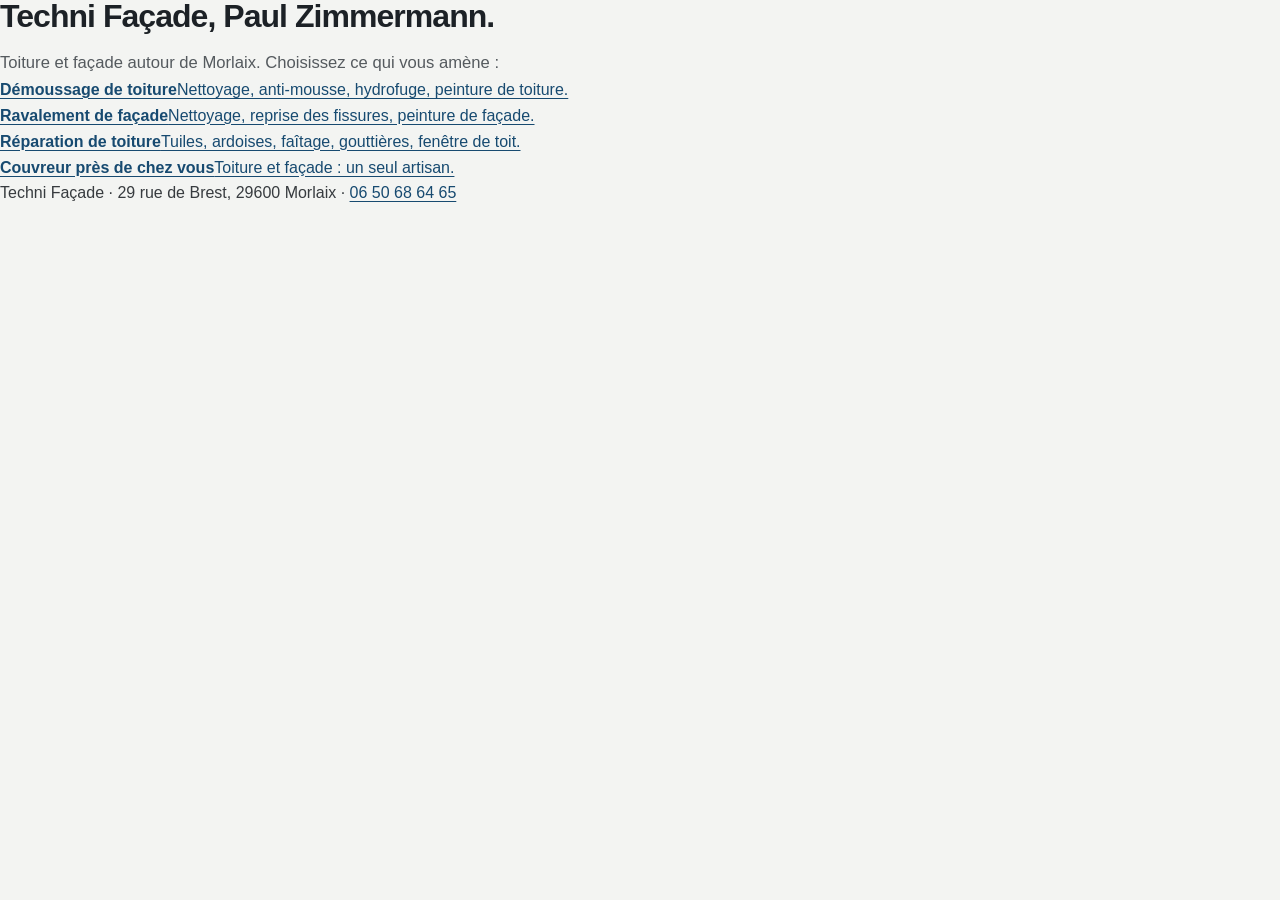
<file: index.html>
<!DOCTYPE html>
<html lang="fr">
<head>
<meta charset="UTF-8" />
<meta name="viewport" content="width=device-width, initial-scale=1" />
<title>Techni Façade · Paul Zimmermann, Morlaix</title>
<meta name="robots" content="noindex, nofollow" />
<meta name="theme-color" content="#f4f4f1" />
<link rel="icon" href="assets/favicon.svg" type="image/svg+xml" />
<link rel="stylesheet" href="assets/styles.css?v=6" />
</head>
<body>
<main class="accueil">
  <div class="wrap">
    <h1>Techni Façade, Paul Zimmermann.</h1>
    <p class="lead">Toiture et façade autour de Morlaix. Choisissez ce qui vous amène&nbsp;:</p>
    <ul class="menu">
      <li><a href="demoussage-toiture/"><span><b>Démoussage de toiture</b><span>Nettoyage, anti-mousse, hydrofuge, peinture de toiture.</span></span></a></li>
      <li><a href="ravalement-facade/"><span><b>Ravalement de façade</b><span>Nettoyage, reprise des fissures, peinture de façade.</span></span></a></li>
      <li><a href="reparation-toiture/"><span><b>Réparation de toiture</b><span>Tuiles, ardoises, faîtage, gouttières, fenêtre de toit.</span></span></a></li>
      <li><a href="couvreur-morlaix/"><span><b>Couvreur près de chez vous</b><span>Toiture et façade&nbsp;: un seul artisan.</span></span></a></li>
    </ul>
    <p class="note">Techni Façade · 29 rue de Brest, 29600 Morlaix · <a href="tel:+33650686465" class="js-tel">06 50 68 64 65</a></p>
  </div>
</main>
<script src="assets/script.js?v=6" defer></script>
</body>
</html>
</file>
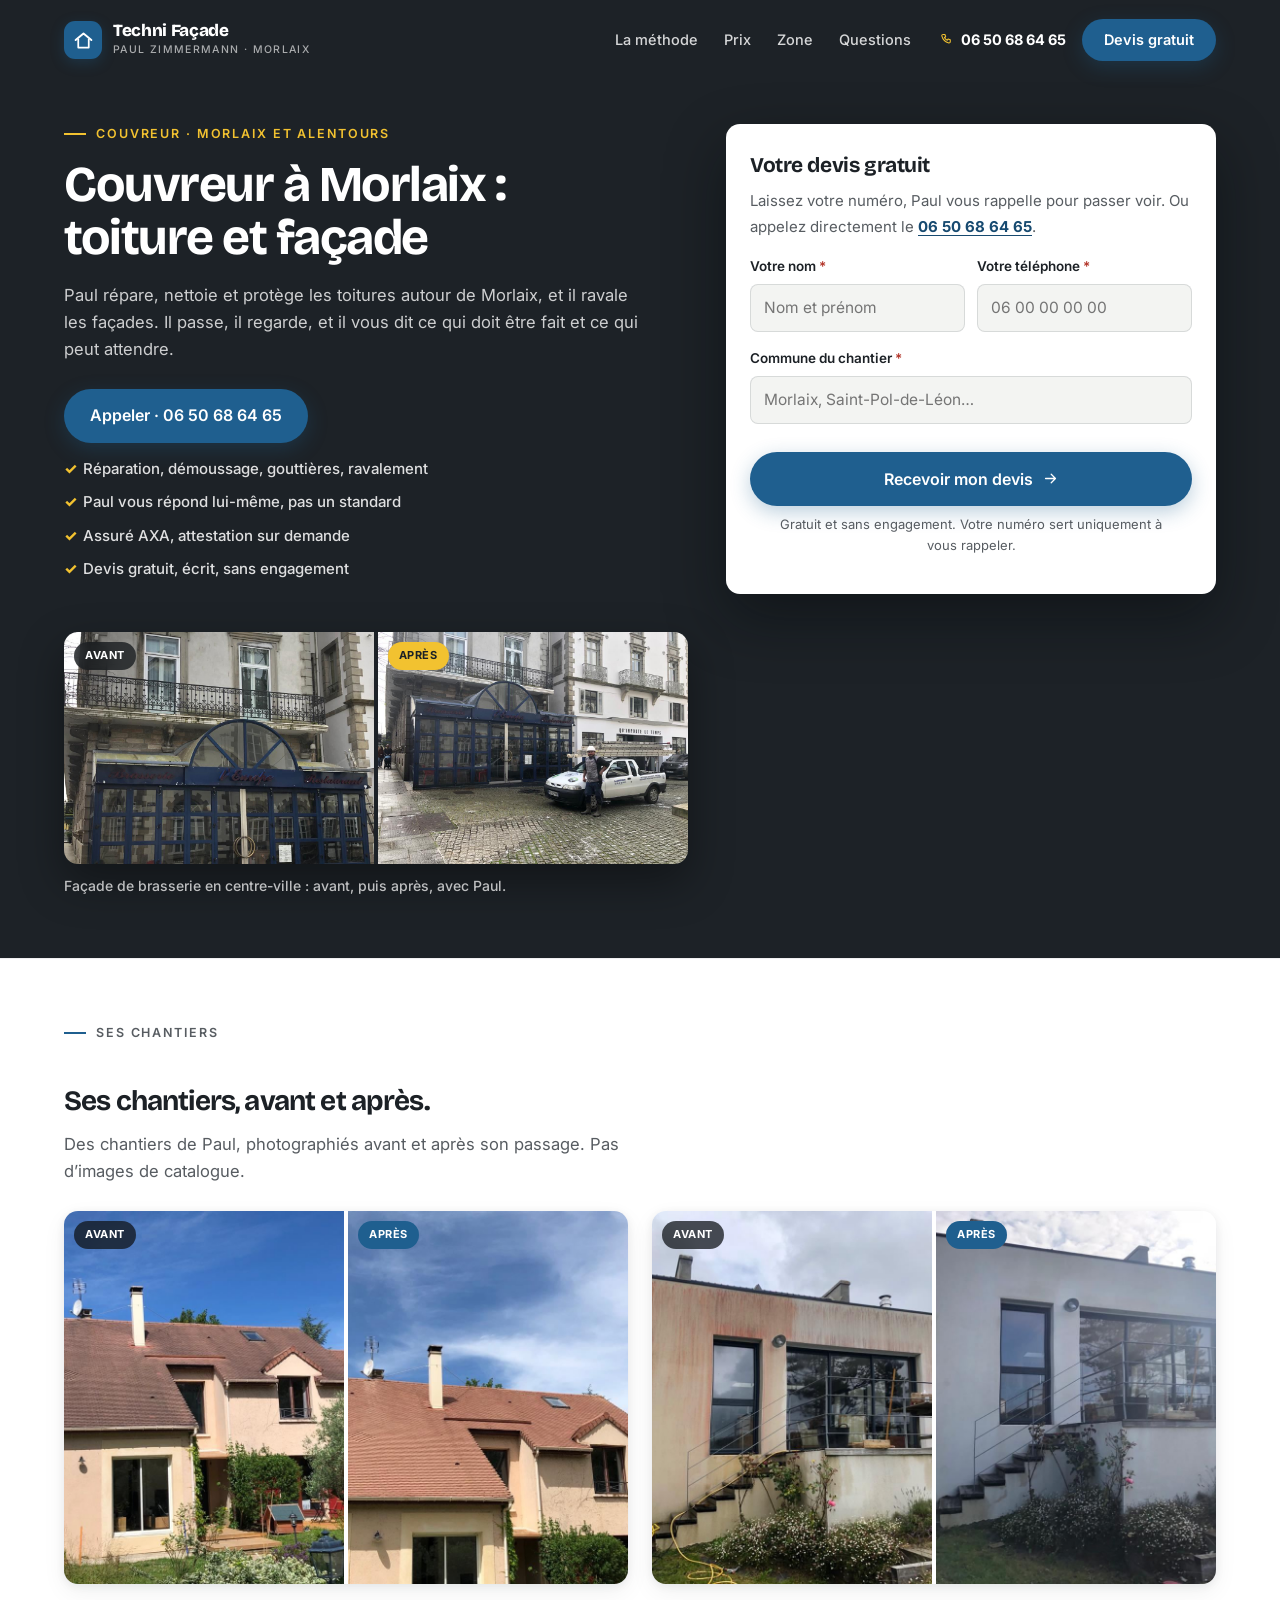
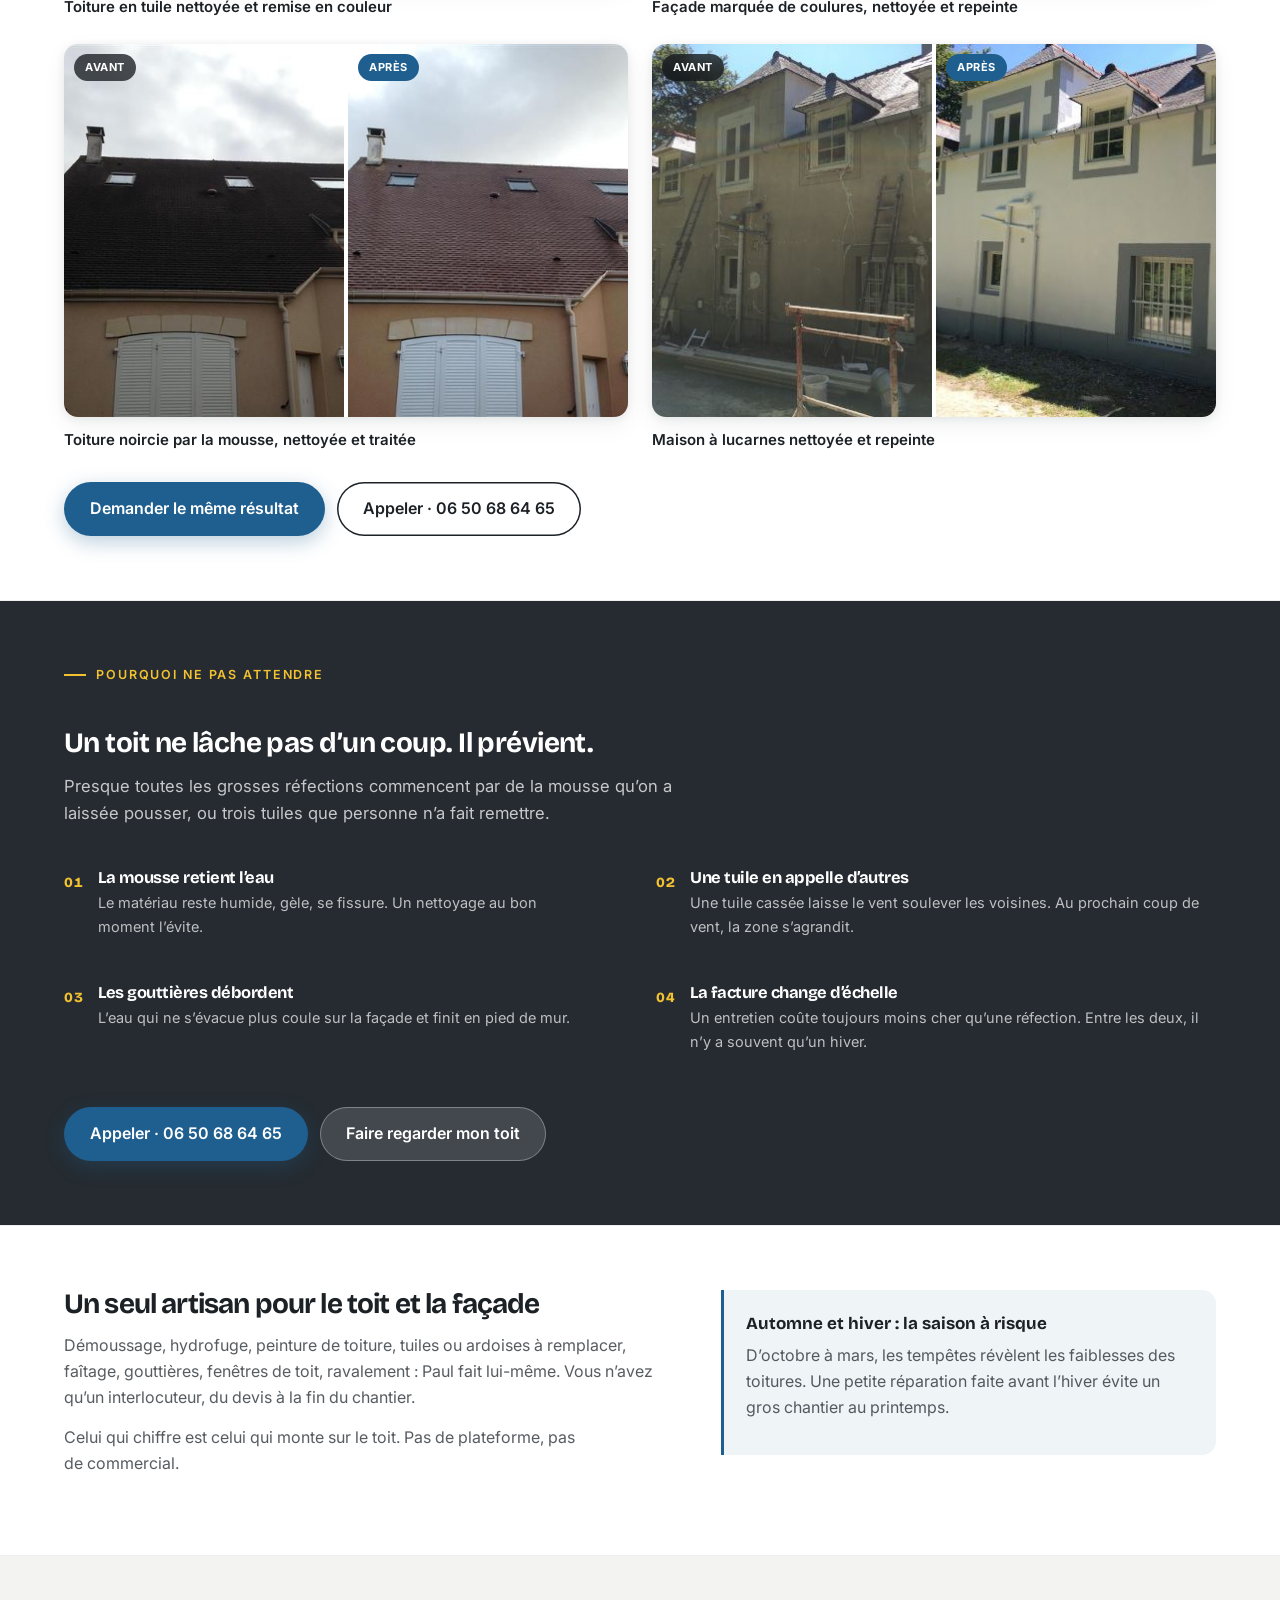
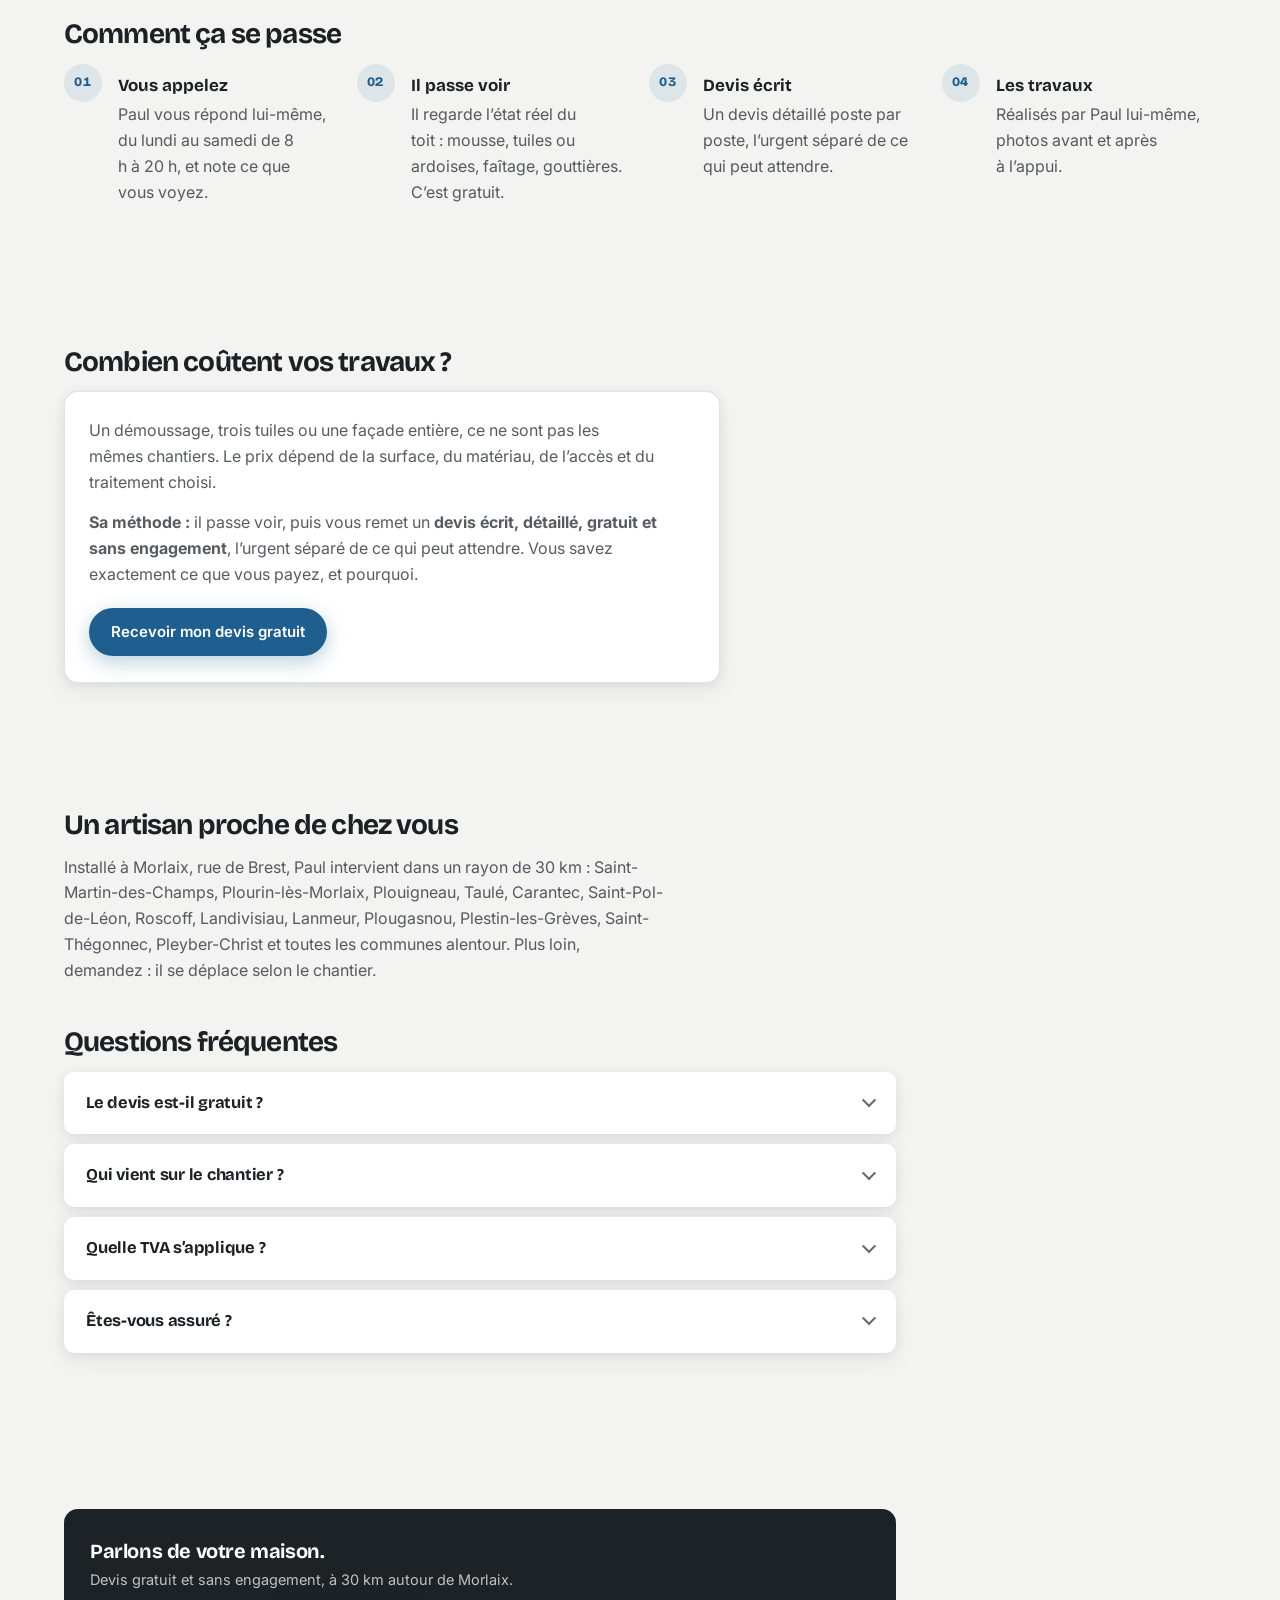
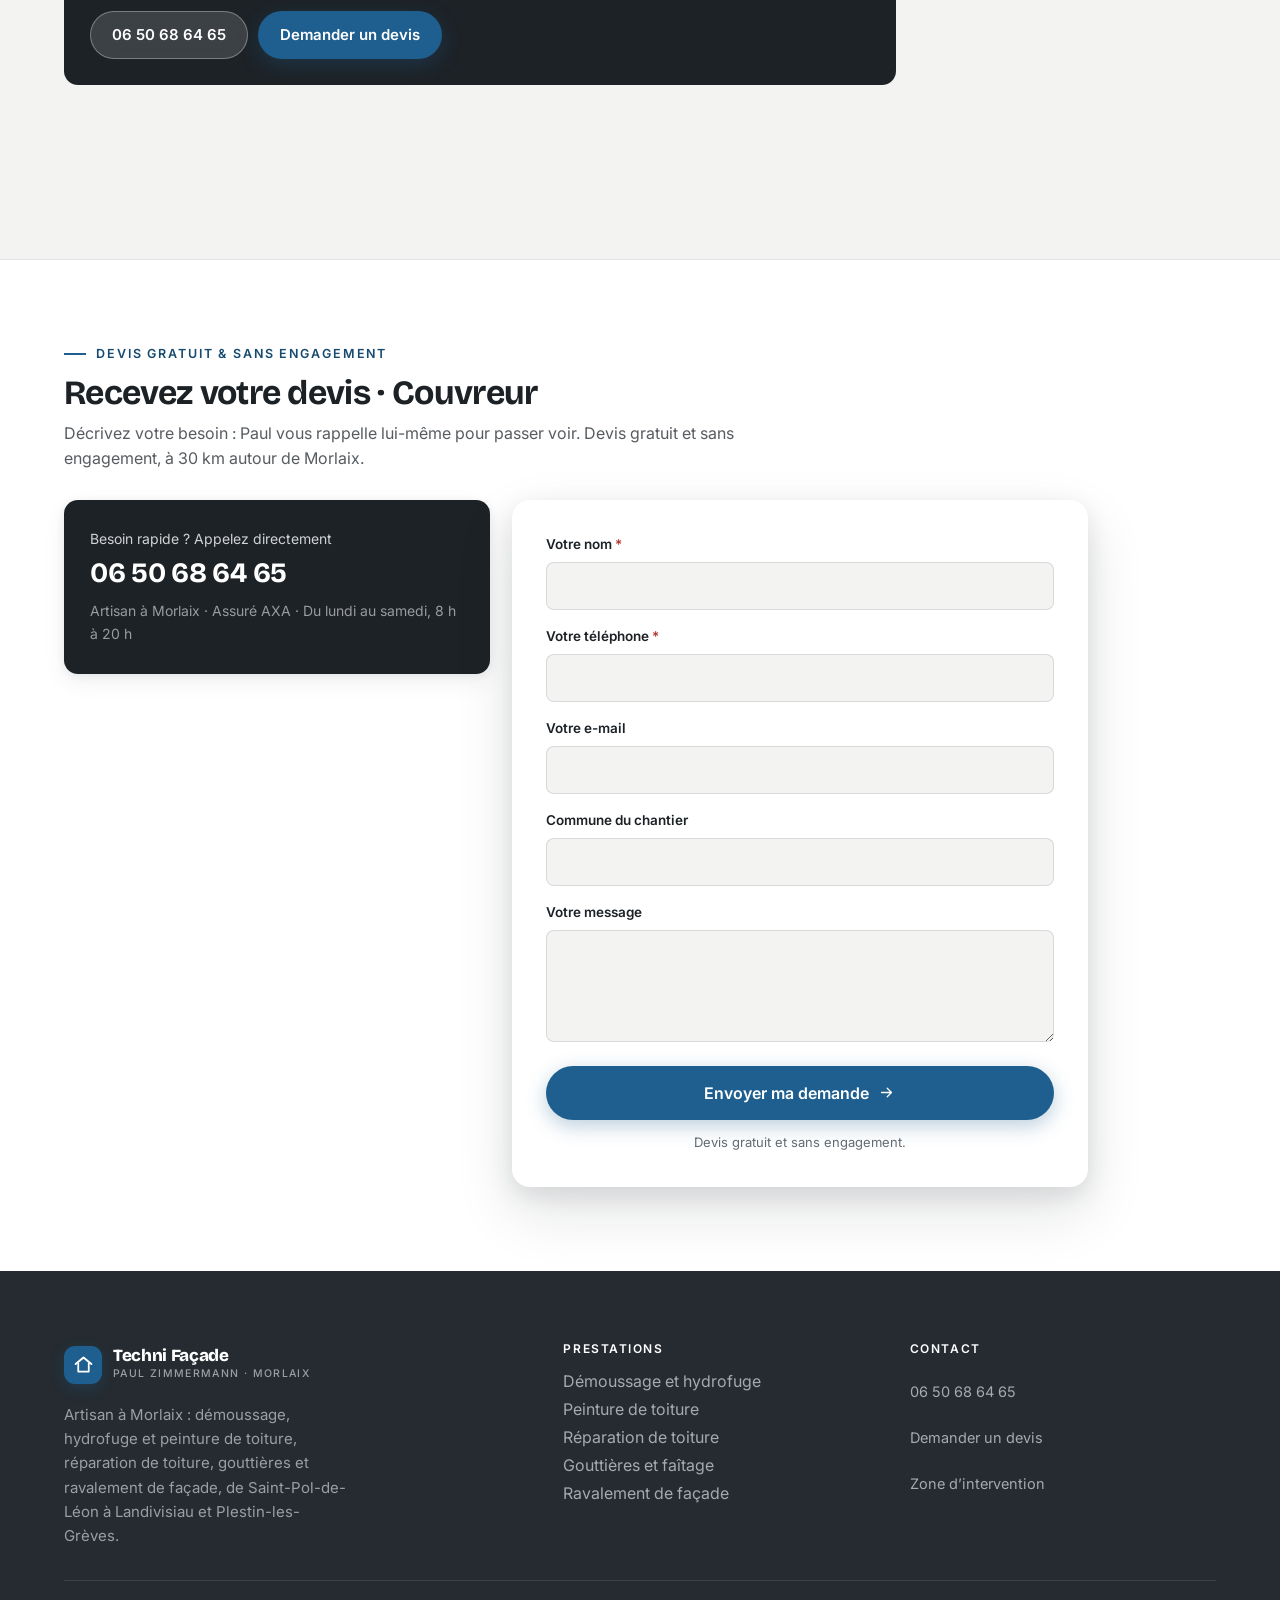
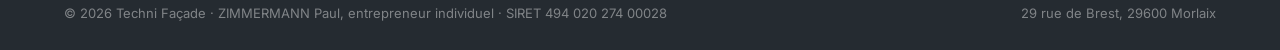
<file: couvreur-morlaix/index.html>
<!DOCTYPE html>
<html lang="fr">
<head>
<meta charset="UTF-8">
<meta name="viewport" content="width=device-width, initial-scale=1">
<title>Couvreur à Morlaix&nbsp;: toiture et façade · Techni Façade</title>
<meta name="description" content="Couvreur à Morlaix et alentours&nbsp;: réparation de toiture, démoussage, hydrofuge, faîtage, gouttières, ravalement de façade. Devis gratuit, du lundi au samedi.">
<link rel="canonical" href="https://netfox-agency.github.io/zimmermann/couvreur-morlaix/">
<meta name="robots" content="noindex, nofollow">
<meta property="og:type" content="website">
<meta property="og:locale" content="fr_FR">
<meta property="og:site_name" content="Techni Façade">
<meta property="og:title" content="Couvreur à Morlaix · Techni Façade, Paul Zimmermann">
<meta property="og:description" content="Couvreur à Morlaix et alentours&nbsp;: réparation de toiture, démoussage, hydrofuge, faîtage, gouttières, ravalement de façade. Devis gratuit, du lundi au samedi.">
<meta property="og:url" content="https://netfox-agency.github.io/zimmermann/couvreur-morlaix/">
<meta property="og:image" content="https://netfox-agency.github.io/zimmermann/assets/img/paul-zimmermann-chantier-morlaix.jpg">
<link rel="icon" href="../assets/favicon.svg" type="image/svg+xml">
<meta name="theme-color" content="#1d2227">
<link rel="preconnect" href="https://fonts.googleapis.com">
<link rel="preconnect" href="https://fonts.gstatic.com" crossorigin>
<link href="https://fonts.googleapis.com/css2?family=Bricolage+Grotesque:opsz,wght@12..96,600;12..96,700;12..96,800&family=Inter:wght@400;500;600;700&display=swap" rel="stylesheet">
<link rel="stylesheet" href="../assets/styles.css?v=6">
<style>
  /* Page prestation : réutilise le design system (variables, kicker, faq, btn). */
  /* Hero sombre : en haut de page la navbar se fond dedans, et reprend son
     fond clair des que le JS pose .scrolled. Sans ca, une barre blanche
     tranche brutalement sur l'aplat sombre. */
  .site-nav:not(.scrolled) { background: transparent; box-shadow: none; }
  .site-nav:not(.scrolled) .brand-txt b { color: #fff; }
  .site-nav:not(.scrolled) .brand-txt span { color: rgba(255, 255, 255, .62); }
  .site-nav:not(.scrolled) .nav-links a { color: rgba(255, 255, 255, .82); }
  .site-nav:not(.scrolled) .nav-links a:hover { color: #fff; }
  .site-nav:not(.scrolled) .nav-tel { color: #fff; }
  .site-nav:not(.scrolled) .burger i,
  .site-nav:not(.scrolled) .burger i::before,
  .site-nav:not(.scrolled) .burger i::after { background: #fff; }
  .site-nav.scrolled { background: rgba(255, 255, 255, .92); -webkit-backdrop-filter: blur(16px); backdrop-filter: blur(16px); box-shadow: 0 1px 0 var(--line); }
  .svc { padding-block: clamp(120px, 14vw, 150px) clamp(64px, 8vw, 112px); }
  .crumbs { font-size: 13px; color: var(--text-mute); margin-bottom: 26px; }
  .crumbs a { color: var(--text-mute); text-decoration: none; }
  .crumbs a:hover { color: var(--accent-deep); }
  .crumbs span { margin: 0 8px; color: var(--accent); }
  .svc h1 { font-size: clamp(30px, 4.4vw, 50px); margin: 14px 0 18px; text-wrap: balance; }
  .svc .lead { margin-top: 0; }
  .svc-meta { margin: 22px 0 0; font-size: 12.5px; font-weight: 600; letter-spacing: .14em; text-transform: uppercase; color: var(--text-mute); }
  .svc h2 { font-size: clamp(21px, 2.6vw, 28px); margin: 44px 0 14px; text-wrap: balance; }
  .svc p { color: var(--text-soft); margin-bottom: 14px; text-wrap: pretty; }
  .svc figure { margin: 34px 0 8px; border-radius: var(--r-md); overflow: hidden; box-shadow: var(--sh-sm); position: relative; }
  .svc figure img { width: 100%; aspect-ratio: 16 / 9; object-fit: cover; }
  .svc figcaption { position: absolute; left: 12px; bottom: 12px; padding: 5px 11px; border-radius: 999px; background: rgba(26, 20, 14, .82); color: #fff; font-size: 11.5px; font-weight: 600; }
  .svc .faq-list { margin-top: 8px; }
  .svc-related { margin-top: 40px; padding-top: 18px; border-top: 1px solid var(--line); display: flex; align-items: baseline; gap: 16px; flex-wrap: wrap; }
  .svc-related b { font-family: var(--display); font-size: 15px; color: var(--ink); }
  .svc-related a { font-size: 15px; }
  .svc-cta { margin-top: 44px; padding: 26px; border-radius: var(--r-md); background: var(--navy-1); color: rgba(255,255,255,.72); display: flex; align-items: center; justify-content: space-between; gap: 18px; flex-wrap: wrap; }
  .svc-cta b { display: block; font-family: var(--display); font-size: 20px; color: #fff; letter-spacing: -.02em; }
  .svc-cta span { font-size: 14.5px; }
  .svc-cta .btns { display: flex; gap: 10px; flex-wrap: wrap; }
  @media (max-width: 640px) { .svc-cta { flex-direction: column; align-items: flex-start; } }
</style>
</head>
<body>

<a href="#main" class="sr-only">Aller au contenu</a>

<nav class="site-nav scrolled" id="nav" aria-label="Navigation principale">
  <div class="nav-inner">
    <a href="#main" class="brand" aria-label="Techni Façade">
      <span class="brand-mark" aria-hidden="true">
        <svg viewBox="0 0 24 24" fill="none"><path d="M3 11.5 12 4l9 7.5" stroke="currentColor" stroke-width="2.2" stroke-linecap="round" stroke-linejoin="round"/><path d="M6 10v10h12V10" stroke="currentColor" stroke-width="2" stroke-linejoin="round"/></svg>
      </span>
      <span class="brand-txt"><b>Techni Façade</b><span>Paul Zimmermann · Morlaix</span></span>
    </a>
    <ul class="nav-links">
      <li><a href="#methode">La méthode</a></li>
      <li><a href="#prix">Prix</a></li>
      <li><a href="#zone">Zone</a></li>
      <li><a href="#faq">Questions</a></li>
    </ul>
    <div class="nav-cta">
      <a href="tel:+33650686465" class="nav-tel">
        <svg viewBox="0 0 24 24" fill="none" aria-hidden="true"><path d="M6.5 4h3l1.2 3.5-2 1.3a11 11 0 0 0 4.5 4.5l1.3-2 3.5 1.2v3a2 2 0 0 1-2.2 2A15.5 15.5 0 0 1 4.5 6.2 2 2 0 0 1 6.5 4Z" stroke="currentColor" stroke-width="1.7" stroke-linejoin="round"/></svg>
        06 50 68 64 65
      </a>
      <a href="#devis" class="btn btn-accent">Devis gratuit</a>
      <button class="burger" id="burger" aria-expanded="false" aria-controls="mobile-menu" aria-label="Ouvrir le menu"><i></i></button>
    </div>
  </div>
</nav>
<ul class="mobile-menu" id="mobile-menu">
  <li><a href="#methode">La méthode</a></li>
  <li><a href="#prix">Prix</a></li>
  <li><a href="#zone">Zone d’intervention</a></li>
  <li><a href="#devis">Demander un devis</a></li>
  <li><a href="tel:+33650686465">Appeler · 06 50 68 64 65</a></li>
</ul>

<main id="main" class="svc svc-lp">
  <section class="lp-band lp-band-hero">
    <div class="container">
    <div class="lp-hero">
    <div class="lp-hero-txt">
    <p class="kicker">Couvreur · Morlaix et alentours</p>
    <h1>Couvreur à Morlaix&nbsp;: toiture et façade</h1>
    <p class="lead">Paul répare, nettoie et protège les toitures autour de Morlaix, et il ravale les façades. Il passe, il regarde, et il vous dit ce qui doit être fait et ce qui peut attendre.</p>
    <p class="svc-meta">Devis gratuit · Assuré AXA · Du lundi au samedi</p>
    <div class="svc-hero-cta">
      <a href="tel:+33650686465" class="btn btn-accent btn-lg">Appeler · 06 50 68 64 65</a>
      <a href="#devis-express" class="btn btn-ghost btn-lg">Devis gratuit en ligne</a>
    </div>
    <ul class="svc-trust">
      <li><span>✓</span> Réparation, démoussage, gouttières, ravalement</li>
      <li><span>✓</span> Paul vous répond lui-même, pas un standard</li>
      <li><span>✓</span> Assuré AXA, attestation sur demande</li>
      <li><span>✓</span> Devis gratuit, écrit, sans engagement</li>
    </ul>
    </div>
    <div class="express">
      <div class="express-txt">
        <b>Votre devis gratuit</b>
        <span>Laissez votre numéro, Paul vous rappelle pour passer voir.<span class="lp-tel-bis"> Ou appelez directement le
          <a href="tel:+33650686465">06 50 68 64 65</a>.</span></span>
      </div>
      <div class="form">
        <form id="devis-express" novalidate>
          <input type="hidden" name="access_key" value="REMPLACER_PAR_VOTRE_CLE_WEB3FORMS">
          <input type="hidden" name="subject" value="Rappel express · Couvreur · Techni Façade">
          <input type="hidden" name="from_name" value="Landing Techni Façade">
          <input type="hidden" name="prestation" value="Couvreur">
          <input type="checkbox" name="botcheck" class="sr-only" tabindex="-1" autocomplete="off">
          <div class="express-champs">
            <div class="field">
              <label for="x-nom">Votre nom <span class="req" aria-hidden="true">*</span></label>
              <input type="text" id="x-nom" name="nom" autocomplete="name" placeholder="Nom et prénom" required>
              <p class="err">Merci d’indiquer votre nom.</p>
            </div>
            <div class="field">
              <label for="x-tel">Votre téléphone <span class="req" aria-hidden="true">*</span></label>
              <input type="tel" id="x-tel" name="telephone" autocomplete="tel" inputmode="tel" placeholder="06 00 00 00 00" required>
              <p class="err">Merci d’indiquer un téléphone où vous joindre.</p>
            </div>
          </div>
            <div class="field">
              <label for="x-ville">Commune du chantier <span class="req" aria-hidden="true">*</span></label>
              <input type="text" id="x-ville" name="commune" autocomplete="address-level2" placeholder="Morlaix, Saint-Pol-de-Léon…" required>
              <p class="err">Merci d’indiquer la commune du chantier.</p>
            </div>
          <button type="submit" class="btn btn-accent btn-lg">Recevoir mon devis
            <svg class="ar" viewBox="0 0 24 24" fill="none" aria-hidden="true"><path d="M5 12h14M13 6l6 6-6 6" stroke="currentColor" stroke-width="1.8" stroke-linecap="round" stroke-linejoin="round"/></svg>
          </button>
          <p class="form-foot">Gratuit et sans engagement. Votre numéro sert uniquement à vous rappeler.</p>
        </form>
        <div class="form-state" role="status" aria-live="polite">
          <div class="ico"><svg width="24" height="24" viewBox="0 0 24 24" fill="none" aria-hidden="true"><path d="M20 6 9 17l-5-5" stroke="currentColor" stroke-width="2.5" stroke-linecap="round" stroke-linejoin="round"/></svg></div>
          <b>C’est noté.</b>
          <p>Paul vous rappelle lui-même, du lundi au samedi.</p>
          <a href="tel:+33650686465" class="fallback-tel">06 50 68 64 65</a>
        </div>
        <div class="form-state is-error" role="alert" aria-live="assertive">
          <div class="ico"><svg width="24" height="24" viewBox="0 0 24 24" fill="none" aria-hidden="true"><circle cx="12" cy="12" r="9" stroke="currentColor" stroke-width="2"/><path d="M12 8v5M12 17h.01" stroke="currentColor" stroke-width="2.5" stroke-linecap="round"/></svg></div>
          <b>L’envoi n’a pas abouti.</b>
          <p>Appelez directement, il répond.</p>
          <a href="tel:+33650686465" class="fallback-tel">06 50 68 64 65</a>
        </div>
      </div>
    </div>
      <figure class="bapair lp-hero-paire"><div class="bapair-imgs"><div class="bapair-cell"><img src="../assets/img/devanture-morlaix-avant.jpg" width="900" height="1200" fetchpriority="high" decoding="async" alt="Avant&nbsp;: Façade de brasserie en centre-ville&nbsp;: avant, puis après, avec Paul."><span class="bapair-tag">Avant</span></div><div class="bapair-cell"><img src="../assets/img/paul-zimmermann-chantier-morlaix.jpg" width="900" height="1200" fetchpriority="high" decoding="async" alt="Après&nbsp;: Façade de brasserie en centre-ville&nbsp;: avant, puis après, avec Paul."><span class="bapair-tag after">Après</span></div></div><figcaption>Façade de brasserie en centre-ville&nbsp;: avant, puis après, avec Paul.</figcaption></figure>
    </div>
    </div>
  </section>
  <section class="lp-band lp-band-blanc lp-chantiers" id="chantiers">
    <div class="container">
      <p class="kicker">Ses chantiers</p>
      <h2>Ses chantiers, avant et après.</h2>
      <p class="lead">Des chantiers de Paul, photographiés avant et après son passage. Pas d’images de catalogue.</p>
      <div class="bapair-grid">
        <figure class="bapair"><div class="bapair-imgs"><div class="bapair-cell"><img src="../assets/img/toiture-tuile-avant.jpg" width="900" height="1200" loading="lazy" decoding="async" alt="Avant&nbsp;: Toiture en tuile nettoyée et remise en couleur"><span class="bapair-tag">Avant</span></div><div class="bapair-cell"><img src="../assets/img/toiture-tuile-apres.jpg" width="900" height="1200" loading="lazy" decoding="async" alt="Après&nbsp;: Toiture en tuile nettoyée et remise en couleur"><span class="bapair-tag after">Après</span></div></div><figcaption>Toiture en tuile nettoyée et remise en couleur</figcaption></figure>
        <figure class="bapair"><div class="bapair-imgs"><div class="bapair-cell"><img src="../assets/img/ravalement-maison-avant.jpg" width="900" height="1200" loading="lazy" decoding="async" alt="Avant&nbsp;: Façade marquée de coulures, nettoyée et repeinte"><span class="bapair-tag">Avant</span></div><div class="bapair-cell"><img src="../assets/img/ravalement-maison-apres.jpg" width="900" height="1200" loading="lazy" decoding="async" alt="Après&nbsp;: Façade marquée de coulures, nettoyée et repeinte"><span class="bapair-tag after">Après</span></div></div><figcaption>Façade marquée de coulures, nettoyée et repeinte</figcaption></figure>
        <figure class="bapair"><div class="bapair-imgs"><div class="bapair-cell"><img src="../assets/img/toiture-mousse-avant.jpg" width="900" height="1200" loading="lazy" decoding="async" alt="Avant&nbsp;: Toiture noircie par la mousse, nettoyée et traitée"><span class="bapair-tag">Avant</span></div><div class="bapair-cell"><img src="../assets/img/toiture-mousse-apres.jpg" width="900" height="1200" loading="lazy" decoding="async" alt="Après&nbsp;: Toiture noircie par la mousse, nettoyée et traitée"><span class="bapair-tag after">Après</span></div></div><figcaption>Toiture noircie par la mousse, nettoyée et traitée</figcaption></figure>
        <figure class="bapair"><div class="bapair-imgs"><div class="bapair-cell"><img src="../assets/img/facade-pierre-avant.jpg" width="900" height="1200" loading="lazy" decoding="async" alt="Avant&nbsp;: Maison à lucarnes nettoyée et repeinte"><span class="bapair-tag">Avant</span></div><div class="bapair-cell"><img src="../assets/img/facade-pierre-apres.jpg" width="900" height="1200" loading="lazy" decoding="async" alt="Après&nbsp;: Maison à lucarnes nettoyée et repeinte"><span class="bapair-tag after">Après</span></div></div><figcaption>Maison à lucarnes nettoyée et repeinte</figcaption></figure>
      </div>
      <div class="risque-cta">
        <a href="#devis-express" class="btn btn-accent btn-lg">Demander le même résultat</a>
        <a href="tel:+33650686465" class="btn btn-ghost-dark btn-lg">Appeler · 06 50 68 64 65</a>
      </div>
    </div>
  </section>
  <section class="lp-band lp-risque">
    <div class="container">
      <p class="kicker">Pourquoi ne pas attendre</p>
      <h2>Un toit ne lâche pas d’un coup. Il prévient.</h2>
      <p class="lead">Presque toutes les grosses réfections commencent par de la mousse qu’on a laissée pousser, ou trois tuiles que personne n’a fait remettre.</p>
      <div class="risque-liste">
        <div class="risque">
          <span class="n">01</span>
          <div>
            <h3>La mousse retient l’eau</h3>
            <p>Le matériau reste humide, gèle, se fissure. Un nettoyage au bon moment l’évite.</p>
          </div>
        </div>
        <div class="risque">
          <span class="n">02</span>
          <div>
            <h3>Une tuile en appelle d’autres</h3>
            <p>Une tuile cassée laisse le vent soulever les voisines. Au prochain coup de vent, la zone s’agrandit.</p>
          </div>
        </div>
        <div class="risque">
          <span class="n">03</span>
          <div>
            <h3>Les gouttières débordent</h3>
            <p>L’eau qui ne s’évacue plus coule sur la façade et finit en pied de mur.</p>
          </div>
        </div>
        <div class="risque">
          <span class="n">04</span>
          <div>
            <h3>La facture change d’échelle</h3>
            <p>Un entretien coûte toujours moins cher qu’une réfection. Entre les deux, il n’y a souvent qu’un hiver.</p>
          </div>
        </div>
      </div>
      <div class="risque-cta">
        <a href="tel:+33650686465" class="btn btn-accent btn-lg">Appeler · 06 50 68 64 65</a>
        <a href="#devis-express" class="btn btn-glass btn-lg">Faire regarder mon toit</a>
      </div>
    </div>
  </section>
  <section class="lp-band lp-band-blanc lp-band-texte">
    <div class="container">
    <h2>Un seul artisan pour le toit et la façade</h2>
    <p>Démoussage, hydrofuge, peinture de toiture, tuiles ou ardoises à remplacer, faîtage, gouttières, fenêtres de toit, ravalement&nbsp;: Paul fait lui-même. Vous n’avez qu’un interlocuteur, du devis à la fin du chantier.</p>
    <p>Celui qui chiffre est celui qui monte sur le toit. Pas de plateforme, pas de commercial.</p>
    <div class="urgent-box">
      <b>Automne et hiver&nbsp;: la saison à risque</b>
      <p>D’octobre à mars, les tempêtes révèlent les faiblesses des toitures. Une petite réparation faite avant l’hiver évite un gros chantier au printemps.</p>
    </div>
    </div>
  </section>
  <section class="lp-band" id="methode">
    <div class="container">
    <h2>Comment ça se passe</h2>
    <ol class="steps">
      <li><span class="step-n">01</span><b>Vous appelez</b><p>Paul vous répond lui-même, du lundi au samedi de 8 h à 20 h, et note ce que vous voyez.</p></li>
      <li><span class="step-n">02</span><b>Il passe voir</b><p>Il regarde l’état réel du toit&nbsp;: mousse, tuiles ou ardoises, faîtage, gouttières. C’est gratuit.</p></li>
      <li><span class="step-n">03</span><b>Devis écrit</b><p>Un devis détaillé poste par poste, l’urgent séparé de ce qui peut attendre.</p></li>
      <li><span class="step-n">04</span><b>Les travaux</b><p>Réalisés par Paul lui-même, photos avant et après à l’appui.</p></li>
    </ol>
    </div>
  </section>
  <section class="lp-band" id="prix">
    <div class="container">
    <h2>Combien coûtent vos travaux&nbsp;?</h2>
    <div class="budget-box">
      <p>Un démoussage, trois tuiles ou une façade entière, ce ne sont pas les mêmes chantiers. Le prix dépend de la surface, du matériau, de l’accès et du traitement choisi.</p>
      <p><strong>Sa méthode&nbsp;:</strong> il passe voir, puis vous remet un <strong>devis écrit, détaillé, gratuit et sans engagement</strong>, l’urgent séparé de ce qui peut attendre. Vous savez exactement ce que vous payez, et pourquoi.</p>
      <a href="#devis" class="btn btn-accent">Recevoir mon devis gratuit</a>
    </div>
    </div>
  </section>
  <section class="lp-band" id="zone">
    <div class="container">
    <h2>Un artisan proche de chez vous</h2>
    <p>Installé à Morlaix, rue de Brest, Paul intervient dans un rayon de 30 km&nbsp;: Saint-Martin-des-Champs, Plourin-lès-Morlaix, Plouigneau, Taulé, Carantec, Saint-Pol-de-Léon, Roscoff, Landivisiau, Lanmeur, Plougasnou, Plestin-les-Grèves, Saint-Thégonnec, Pleyber-Christ et toutes les communes alentour. Plus loin, demandez&nbsp;: il se déplace selon le chantier.</p>

    <h2 id="faq">Questions fréquentes</h2>
    <div class="faq-list">
      <details name="faq">
        <summary>Le devis est-il gratuit&nbsp;?</summary>
        <p class="answer">Oui, gratuit et sans engagement. Paul passe voir avant de chiffrer.</p>
      </details>
      <details name="faq">
        <summary>Qui vient sur le chantier&nbsp;?</summary>
        <p class="answer">Paul lui-même. Celui qui chiffre est celui qui fait.</p>
      </details>
      <details name="faq">
        <summary>Quelle TVA s’applique&nbsp;?</summary>
        <p class="answer">Sur un logement achevé depuis plus de deux ans, les travaux d’entretien et de rénovation relèvent en général de la TVA à 10 %. Le taux applicable à votre cas figure sur le devis.</p>
      </details>
      <details name="faq">
        <summary>Êtes-vous assuré&nbsp;?</summary>
        <p class="answer">Oui, ses interventions sont couvertes par son assurance professionnelle AXA. L’attestation est disponible sur simple demande.</p>
      </details>
    </div>
    </div>
  </section>
  <section class="lp-band lp-band-cta">
    <div class="container">
    <div class="svc-cta">
      <div>
        <b>Parlons de votre maison.</b>
        <span>Devis gratuit et sans engagement, à 30 km autour de Morlaix.</span>
      </div>
      <div class="btns">
        <a href="tel:+33650686465" class="btn btn-glass">06 50 68 64 65</a>
        <a href="#devis" class="btn btn-accent">Demander un devis</a>
      </div>
    </div>
    </div>
  </section>
</main>


<section id="devis" class="svc-formsec lp-formsec">
  <div class="container">
    <p class="kicker">Devis gratuit &amp; sans engagement</p>
    <h2 class="svc-formsec-h">Recevez votre devis · Couvreur</h2>
    <p class="svc-formsec-lead">Décrivez votre besoin&nbsp;: Paul vous rappelle lui-même pour passer voir. Devis gratuit et sans engagement, à 30 km autour de Morlaix.</p>
    <div class="svc-formsec-grid">
      <a href="tel:+33650686465" class="svc-callcard">
        <span>Besoin rapide&nbsp;? Appelez directement</span>
        <b>06 50 68 64 65</b>
        <span class="svc-callcard-note">Artisan à Morlaix · Assuré AXA · Du lundi au samedi, 8 h à 20 h</span>
      </a>
      <div class="form">
        <form id="devis-form" novalidate>
          <input type="hidden" name="access_key" value="REMPLACER_PAR_VOTRE_CLE_WEB3FORMS">
          <input type="hidden" name="subject" value="Devis Couvreur · Techni Façade">
          <input type="hidden" name="from_name" value="Landing Techni Façade">
          <input type="hidden" name="prestation" value="Couvreur">
          <input type="checkbox" name="botcheck" class="sr-only" tabindex="-1" autocomplete="off">
          <div class="field">
            <label for="f-nom">Votre nom <span class="req" aria-hidden="true">*</span></label>
            <input type="text" id="f-nom" name="nom" autocomplete="name" required>
            <p class="err">Merci d’indiquer votre nom.</p>
          </div>
          <div class="field">
            <label for="f-tel">Votre téléphone <span class="req" aria-hidden="true">*</span></label>
            <input type="tel" id="f-tel" name="telephone" autocomplete="tel" inputmode="tel" required>
            <p class="err">Merci d’indiquer un téléphone où vous joindre.</p>
          </div>
          <div class="field">
            <label for="f-mail">Votre e-mail</label>
            <input type="email" id="f-mail" name="email" autocomplete="email" inputmode="email">
            <p class="err">Cet e-mail ne semble pas valide.</p>
          </div>
          <div class="field">
            <label for="f-ville">Commune du chantier</label>
            <input type="text" id="f-ville" name="commune" autocomplete="address-level2">
          </div>
          <div class="field">
            <label for="f-msg">Votre message</label>
            <textarea id="f-msg" name="message"></textarea>
          </div>
          <button type="submit" class="btn btn-accent btn-lg" id="submit-btn">Envoyer ma demande
            <svg class="ar" viewBox="0 0 24 24" fill="none" aria-hidden="true"><path d="M5 12h14M13 6l6 6-6 6" stroke="currentColor" stroke-width="1.8" stroke-linecap="round" stroke-linejoin="round"/></svg>
          </button>
          <p class="form-foot">Devis gratuit et sans engagement.</p>
        </form>
        <div class="form-state" id="form-ok" role="status" aria-live="polite">
          <div class="ico"><svg width="24" height="24" viewBox="0 0 24 24" fill="none" aria-hidden="true"><path d="M20 6 9 17l-5-5" stroke="currentColor" stroke-width="2.5" stroke-linecap="round" stroke-linejoin="round"/></svg></div>
          <b>Message reçu.</b>
          <p>Paul vous rappelle lui-même pour convenir d’un passage.</p>
          <a href="tel:+33650686465" class="fallback-tel">06 50 68 64 65</a>
        </div>
        <div class="form-state is-error" id="form-ko" role="alert" aria-live="assertive">
          <div class="ico"><svg width="24" height="24" viewBox="0 0 24 24" fill="none" aria-hidden="true"><circle cx="12" cy="12" r="9" stroke="currentColor" stroke-width="2"/><path d="M12 8v5M12 17h.01" stroke="currentColor" stroke-width="2.5" stroke-linecap="round"/></svg></div>
          <b>L’envoi n’a pas abouti.</b>
          <p>Le plus simple est de l’appeler directement&nbsp;: il répond.</p>
          <a href="tel:+33650686465" class="fallback-tel">06 50 68 64 65</a>
        </div>
      </div>
    </div>
  </div>
</section>

<footer class="footer">
  <div class="container">
    <div class="footer-grid">
      <div class="footer-brand">
        <a href="#main" class="brand">
          <span class="brand-mark" aria-hidden="true">
            <svg viewBox="0 0 24 24" fill="none"><path d="M3 11.5 12 4l9 7.5" stroke="currentColor" stroke-width="2.2" stroke-linecap="round" stroke-linejoin="round"/><path d="M6 10v10h12V10" stroke="currentColor" stroke-width="2" stroke-linejoin="round"/></svg>
          </span>
          <span class="brand-txt"><b>Techni Façade</b><span>Paul Zimmermann · Morlaix</span></span>
        </a>
        <p>Artisan à Morlaix&nbsp;: démoussage, hydrofuge et peinture de toiture, réparation de toiture, gouttières et ravalement de façade, de Saint-Pol-de-Léon à Landivisiau et Plestin-les-Grèves.</p>
      </div>
      <div>
        <h3>Prestations</h3>
        <ul>
          <li>Démoussage et hydrofuge</li>
          <li>Peinture de toiture</li>
          <li>Réparation de toiture</li>
          <li>Gouttières et faîtage</li>
          <li>Ravalement de façade</li>
        </ul>
      </div>
      <div>
        <h3>Contact</h3>
        <ul>
          <li><a href="tel:+33650686465">06 50 68 64 65</a></li>
          <li><a href="#devis">Demander un devis</a></li>
          <li><a href="#zone">Zone d’intervention</a></li>
        </ul>
      </div>
    </div>
    <div class="footer-bot">
      <span>© 2026 Techni Façade · ZIMMERMANN Paul, entrepreneur individuel · SIRET 494 020 274 00028</span>
      <span>29 rue de Brest, 29600 Morlaix</span>
    </div>
  </div>
</footer>
<div class="callbar" id="callbar">
  <a href="tel:+33650686465" class="btn btn-glass">
    <svg width="15" height="15" viewBox="0 0 24 24" fill="none" aria-hidden="true"><path d="M6.5 4h3l1.2 3.5-2 1.3a11 11 0 0 0 4.5 4.5l1.3-2 3.5 1.2v3a2 2 0 0 1-2.2 2A15.5 15.5 0 0 1 4.5 6.2 2 2 0 0 1 6.5 4Z" stroke="currentColor" stroke-width="1.7" stroke-linejoin="round"/></svg>
    Appeler
  </a>
  <a href="#devis" class="btn btn-accent">Devis gratuit</a>
</div>

<script type="application/ld+json">
{"@context":"https://schema.org","@type":"RoofingContractor","name":"Techni Façade","telephone":"+33650686465","url":"https://netfox-agency.github.io/zimmermann/couvreur-morlaix/","address":{"@type":"PostalAddress","streetAddress":"29 rue de Brest","addressLocality":"Morlaix","postalCode":"29600","addressRegion":"Bretagne","addressCountry":"FR"},"areaServed":"Morlaix, Saint-Martin-des-Champs, Saint-Pol-de-Léon, Landivisiau, Carantec, Roscoff, Plouigneau, Plestin-les-Grèves"}
</script>
<script src="../assets/script.js?v=6" defer></script>
</body>
</html>
</file>
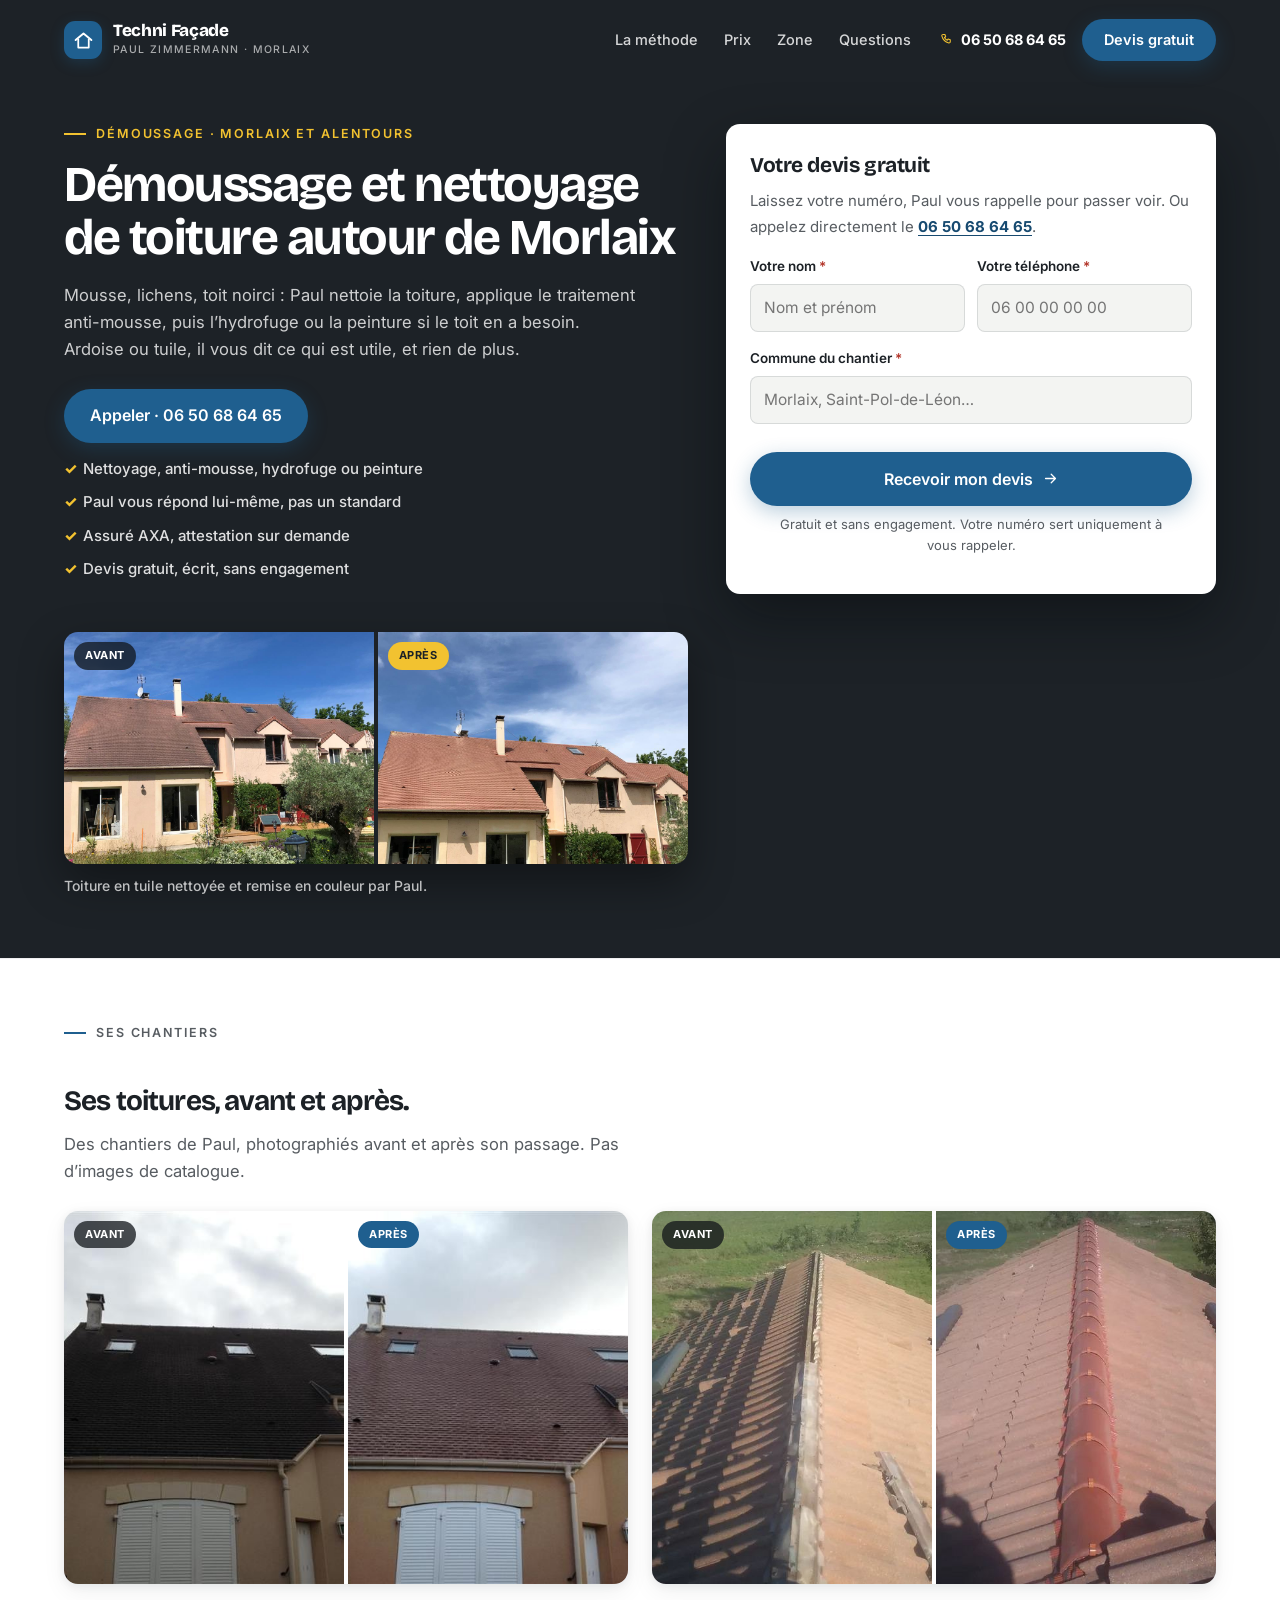
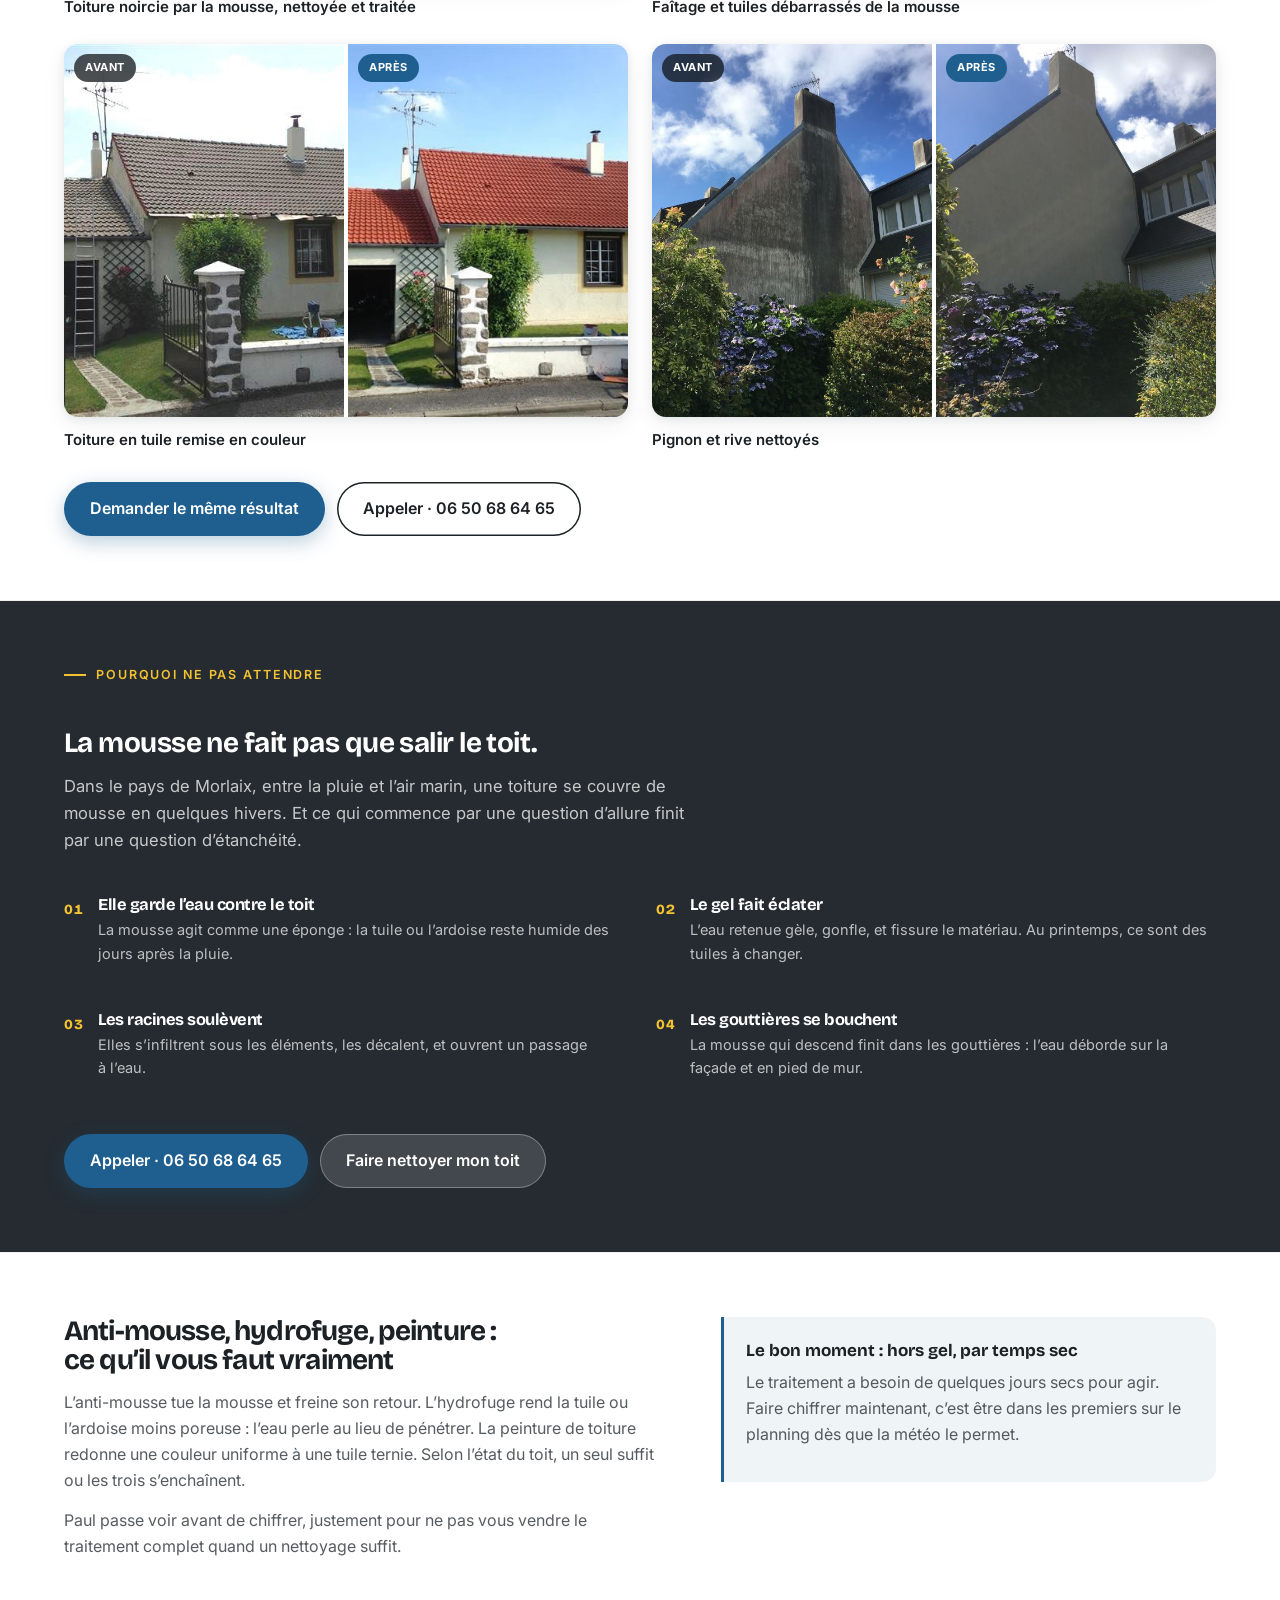
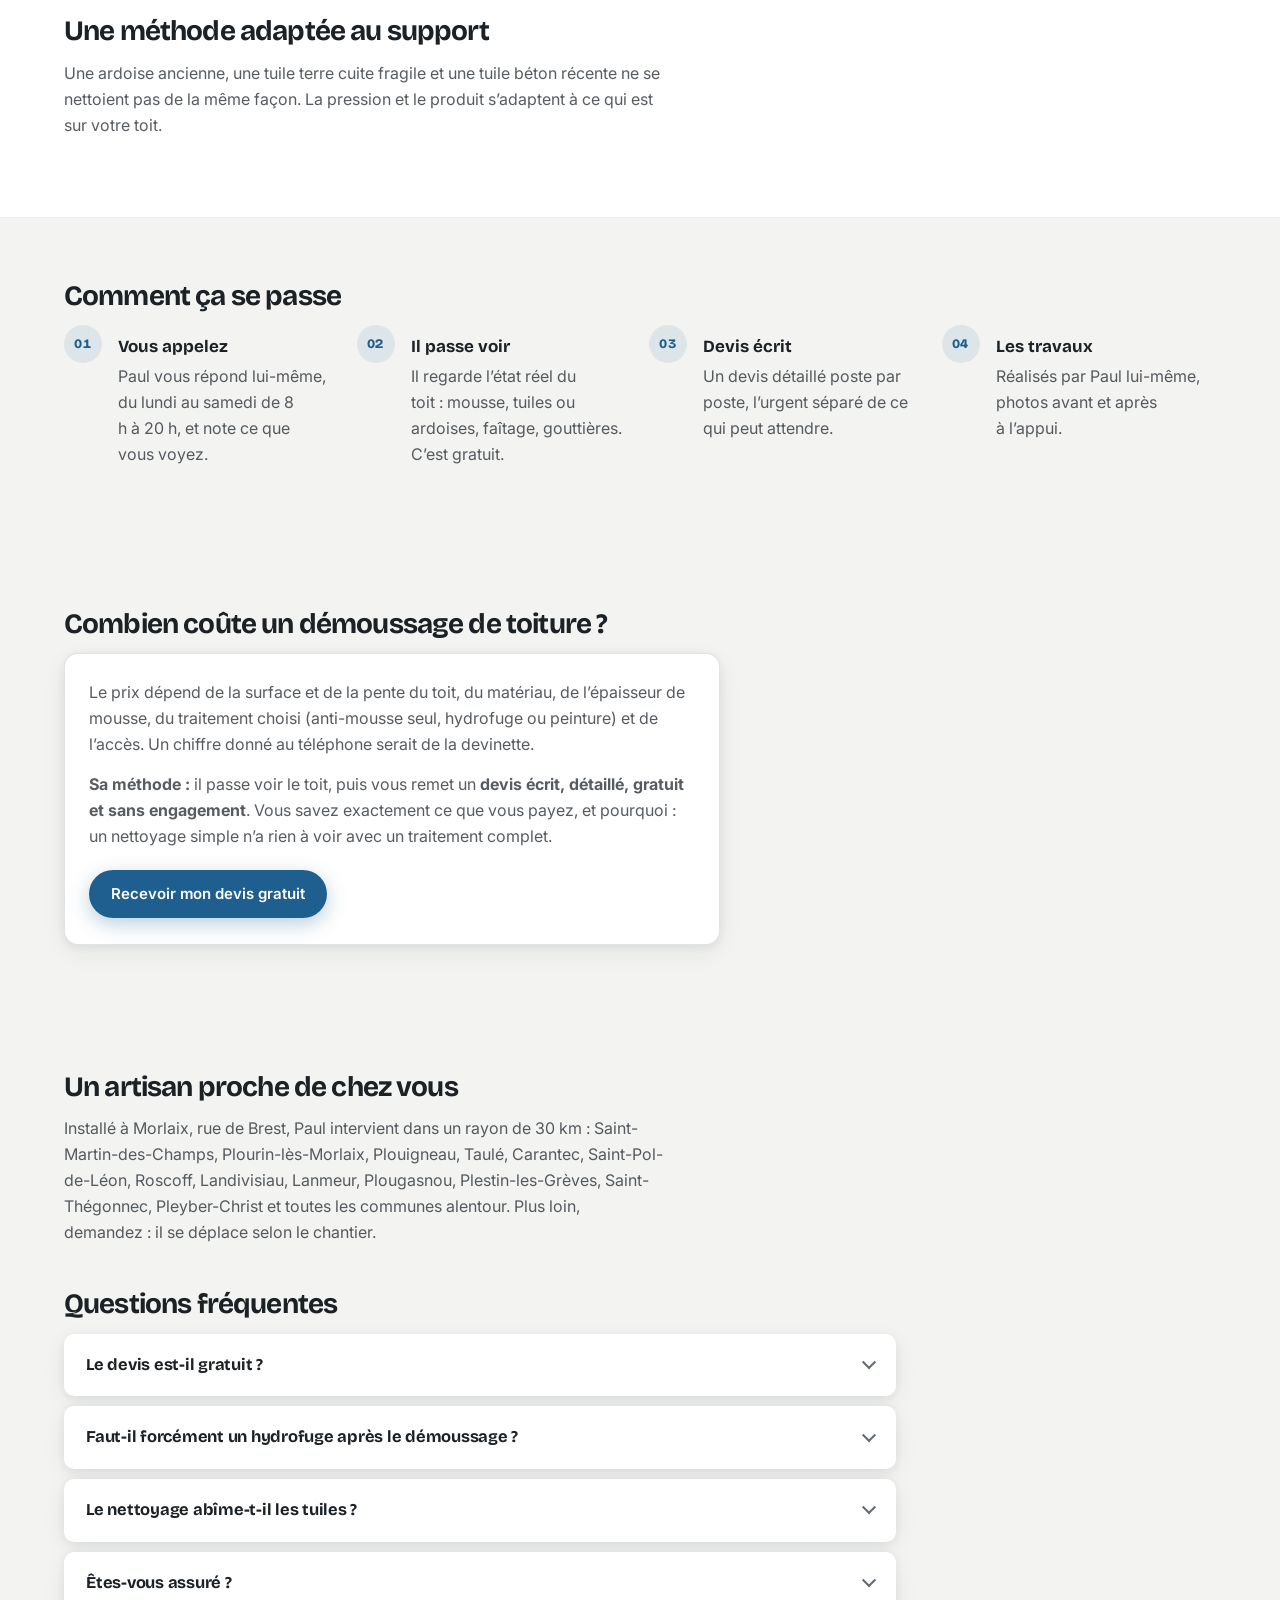
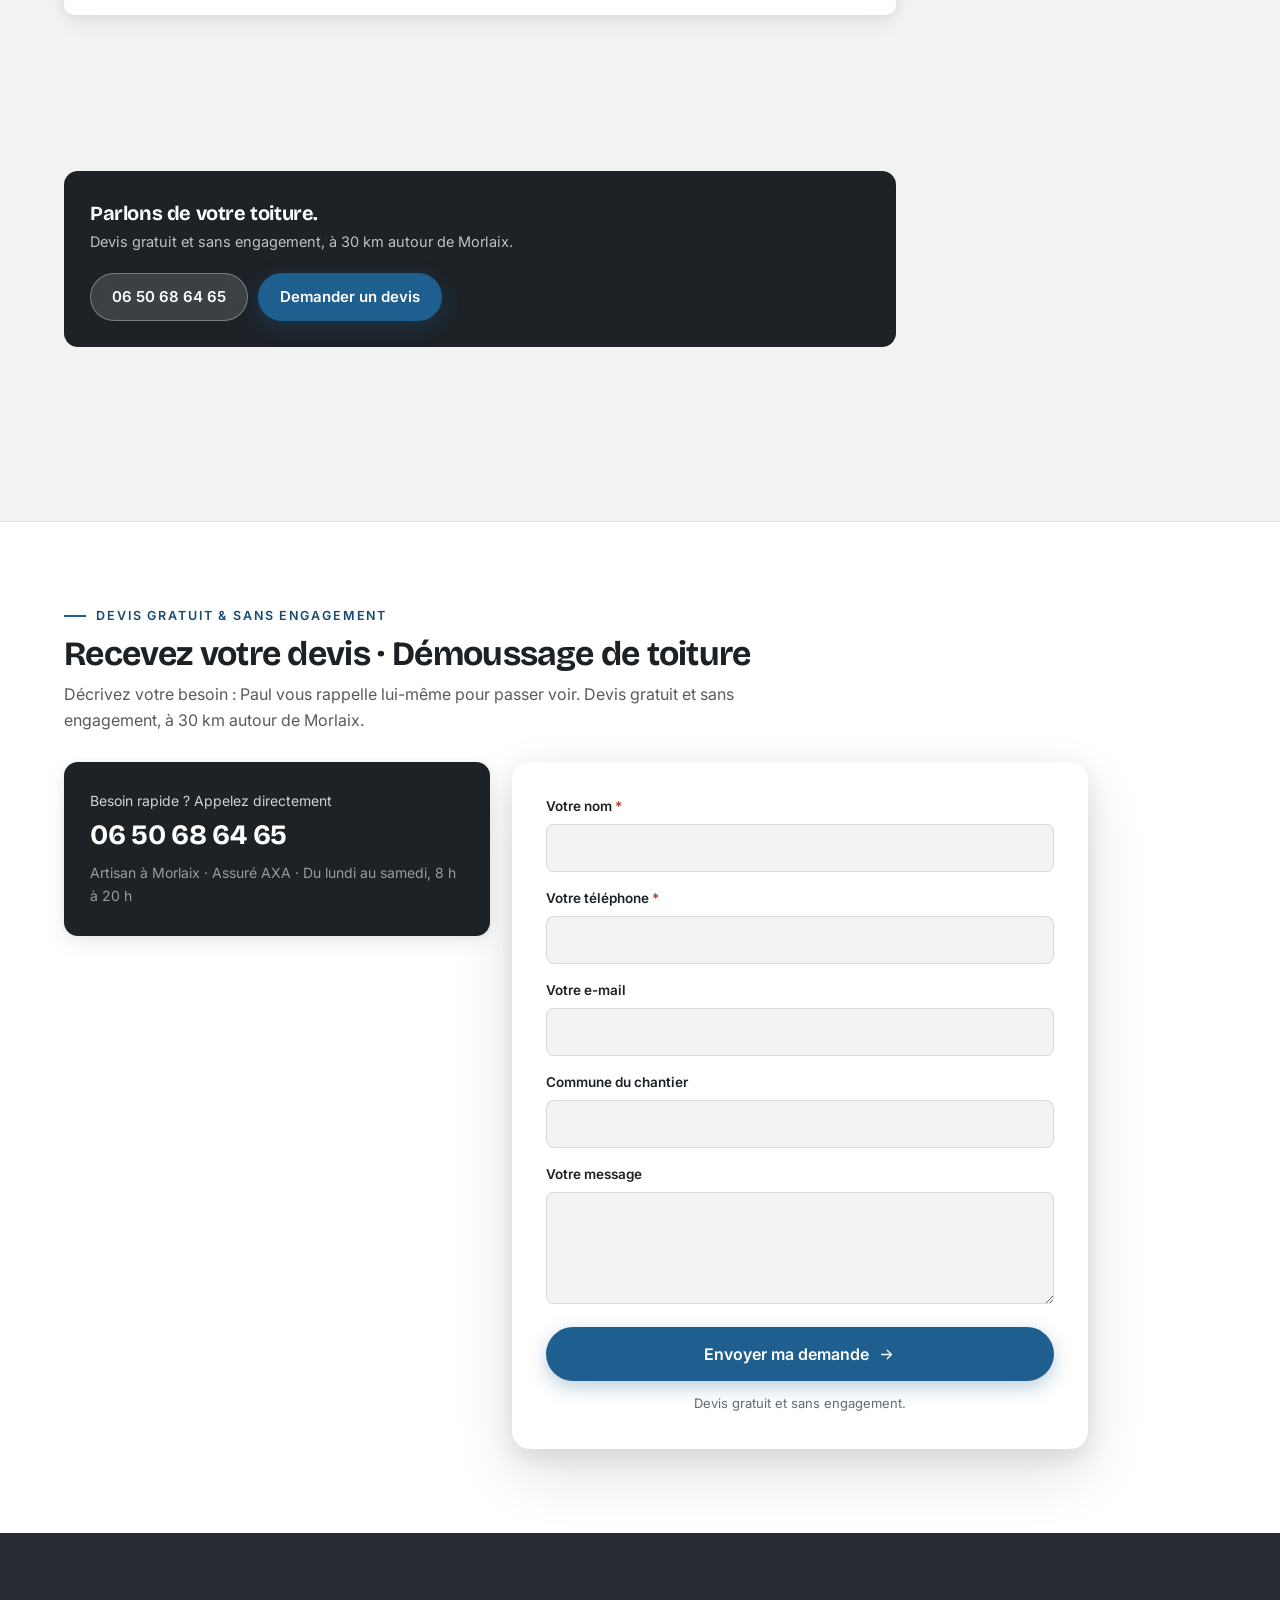
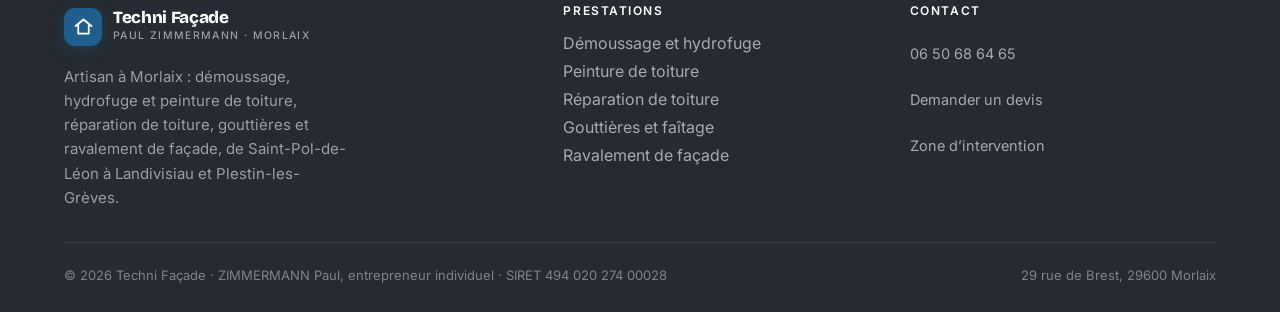
<file: demoussage-toiture/index.html>
<!DOCTYPE html>
<html lang="fr">
<head>
<meta charset="UTF-8">
<meta name="viewport" content="width=device-width, initial-scale=1">
<title>Démoussage et nettoyage de toiture à Morlaix · Techni Façade</title>
<meta name="description" content="Démoussage, nettoyage de toiture, traitement anti-mousse, hydrofuge et peinture de toiture autour de Morlaix. Ardoise et tuile. Devis gratuit.">
<link rel="canonical" href="https://netfox-agency.github.io/zimmermann/demoussage-toiture/">
<meta name="robots" content="noindex, nofollow">
<meta property="og:type" content="website">
<meta property="og:locale" content="fr_FR">
<meta property="og:site_name" content="Techni Façade">
<meta property="og:title" content="Démoussage et nettoyage de toiture à Morlaix · Techni Façade">
<meta property="og:description" content="Démoussage, nettoyage de toiture, traitement anti-mousse, hydrofuge et peinture de toiture autour de Morlaix. Ardoise et tuile. Devis gratuit.">
<meta property="og:url" content="https://netfox-agency.github.io/zimmermann/demoussage-toiture/">
<meta property="og:image" content="https://netfox-agency.github.io/zimmermann/assets/img/toiture-tuile-apres.jpg">
<link rel="icon" href="../assets/favicon.svg" type="image/svg+xml">
<meta name="theme-color" content="#1d2227">
<link rel="preconnect" href="https://fonts.googleapis.com">
<link rel="preconnect" href="https://fonts.gstatic.com" crossorigin>
<link href="https://fonts.googleapis.com/css2?family=Bricolage+Grotesque:opsz,wght@12..96,600;12..96,700;12..96,800&family=Inter:wght@400;500;600;700&display=swap" rel="stylesheet">
<link rel="stylesheet" href="../assets/styles.css?v=6">
<style>
  /* Page prestation : réutilise le design system (variables, kicker, faq, btn). */
  /* Hero sombre : en haut de page la navbar se fond dedans, et reprend son
     fond clair des que le JS pose .scrolled. Sans ca, une barre blanche
     tranche brutalement sur l'aplat sombre. */
  .site-nav:not(.scrolled) { background: transparent; box-shadow: none; }
  .site-nav:not(.scrolled) .brand-txt b { color: #fff; }
  .site-nav:not(.scrolled) .brand-txt span { color: rgba(255, 255, 255, .62); }
  .site-nav:not(.scrolled) .nav-links a { color: rgba(255, 255, 255, .82); }
  .site-nav:not(.scrolled) .nav-links a:hover { color: #fff; }
  .site-nav:not(.scrolled) .nav-tel { color: #fff; }
  .site-nav:not(.scrolled) .burger i,
  .site-nav:not(.scrolled) .burger i::before,
  .site-nav:not(.scrolled) .burger i::after { background: #fff; }
  .site-nav.scrolled { background: rgba(255, 255, 255, .92); -webkit-backdrop-filter: blur(16px); backdrop-filter: blur(16px); box-shadow: 0 1px 0 var(--line); }
  .svc { padding-block: clamp(120px, 14vw, 150px) clamp(64px, 8vw, 112px); }
  .crumbs { font-size: 13px; color: var(--text-mute); margin-bottom: 26px; }
  .crumbs a { color: var(--text-mute); text-decoration: none; }
  .crumbs a:hover { color: var(--accent-deep); }
  .crumbs span { margin: 0 8px; color: var(--accent); }
  .svc h1 { font-size: clamp(30px, 4.4vw, 50px); margin: 14px 0 18px; text-wrap: balance; }
  .svc .lead { margin-top: 0; }
  .svc-meta { margin: 22px 0 0; font-size: 12.5px; font-weight: 600; letter-spacing: .14em; text-transform: uppercase; color: var(--text-mute); }
  .svc h2 { font-size: clamp(21px, 2.6vw, 28px); margin: 44px 0 14px; text-wrap: balance; }
  .svc p { color: var(--text-soft); margin-bottom: 14px; text-wrap: pretty; }
  .svc figure { margin: 34px 0 8px; border-radius: var(--r-md); overflow: hidden; box-shadow: var(--sh-sm); position: relative; }
  .svc figure img { width: 100%; aspect-ratio: 16 / 9; object-fit: cover; }
  .svc figcaption { position: absolute; left: 12px; bottom: 12px; padding: 5px 11px; border-radius: 999px; background: rgba(26, 20, 14, .82); color: #fff; font-size: 11.5px; font-weight: 600; }
  .svc .faq-list { margin-top: 8px; }
  .svc-related { margin-top: 40px; padding-top: 18px; border-top: 1px solid var(--line); display: flex; align-items: baseline; gap: 16px; flex-wrap: wrap; }
  .svc-related b { font-family: var(--display); font-size: 15px; color: var(--ink); }
  .svc-related a { font-size: 15px; }
  .svc-cta { margin-top: 44px; padding: 26px; border-radius: var(--r-md); background: var(--navy-1); color: rgba(255,255,255,.72); display: flex; align-items: center; justify-content: space-between; gap: 18px; flex-wrap: wrap; }
  .svc-cta b { display: block; font-family: var(--display); font-size: 20px; color: #fff; letter-spacing: -.02em; }
  .svc-cta span { font-size: 14.5px; }
  .svc-cta .btns { display: flex; gap: 10px; flex-wrap: wrap; }
  @media (max-width: 640px) { .svc-cta { flex-direction: column; align-items: flex-start; } }
</style>
</head>
<body>

<a href="#main" class="sr-only">Aller au contenu</a>

<nav class="site-nav scrolled" id="nav" aria-label="Navigation principale">
  <div class="nav-inner">
    <a href="#main" class="brand" aria-label="Techni Façade">
      <span class="brand-mark" aria-hidden="true">
        <svg viewBox="0 0 24 24" fill="none"><path d="M3 11.5 12 4l9 7.5" stroke="currentColor" stroke-width="2.2" stroke-linecap="round" stroke-linejoin="round"/><path d="M6 10v10h12V10" stroke="currentColor" stroke-width="2" stroke-linejoin="round"/></svg>
      </span>
      <span class="brand-txt"><b>Techni Façade</b><span>Paul Zimmermann · Morlaix</span></span>
    </a>
    <ul class="nav-links">
      <li><a href="#methode">La méthode</a></li>
      <li><a href="#prix">Prix</a></li>
      <li><a href="#zone">Zone</a></li>
      <li><a href="#faq">Questions</a></li>
    </ul>
    <div class="nav-cta">
      <a href="tel:+33650686465" class="nav-tel">
        <svg viewBox="0 0 24 24" fill="none" aria-hidden="true"><path d="M6.5 4h3l1.2 3.5-2 1.3a11 11 0 0 0 4.5 4.5l1.3-2 3.5 1.2v3a2 2 0 0 1-2.2 2A15.5 15.5 0 0 1 4.5 6.2 2 2 0 0 1 6.5 4Z" stroke="currentColor" stroke-width="1.7" stroke-linejoin="round"/></svg>
        06 50 68 64 65
      </a>
      <a href="#devis" class="btn btn-accent">Devis gratuit</a>
      <button class="burger" id="burger" aria-expanded="false" aria-controls="mobile-menu" aria-label="Ouvrir le menu"><i></i></button>
    </div>
  </div>
</nav>
<ul class="mobile-menu" id="mobile-menu">
  <li><a href="#methode">La méthode</a></li>
  <li><a href="#prix">Prix</a></li>
  <li><a href="#zone">Zone d’intervention</a></li>
  <li><a href="#devis">Demander un devis</a></li>
  <li><a href="tel:+33650686465">Appeler · 06 50 68 64 65</a></li>
</ul>

<main id="main" class="svc svc-lp">
  <section class="lp-band lp-band-hero">
    <div class="container">
    <div class="lp-hero">
    <div class="lp-hero-txt">
    <p class="kicker">Démoussage · Morlaix et alentours</p>
    <h1>Démoussage et nettoyage de toiture autour de Morlaix</h1>
    <p class="lead">Mousse, lichens, toit noirci&nbsp;: Paul nettoie la toiture, applique le traitement anti-mousse, puis l’hydrofuge ou la peinture si le toit en a besoin. Ardoise ou tuile, il vous dit ce qui est utile, et rien de plus.</p>
    <p class="svc-meta">Devis gratuit · Assuré AXA · Du lundi au samedi</p>
    <div class="svc-hero-cta">
      <a href="tel:+33650686465" class="btn btn-accent btn-lg">Appeler · 06 50 68 64 65</a>
      <a href="#devis-express" class="btn btn-ghost btn-lg">Devis gratuit en ligne</a>
    </div>
    <ul class="svc-trust">
      <li><span>✓</span> Nettoyage, anti-mousse, hydrofuge ou peinture</li>
      <li><span>✓</span> Paul vous répond lui-même, pas un standard</li>
      <li><span>✓</span> Assuré AXA, attestation sur demande</li>
      <li><span>✓</span> Devis gratuit, écrit, sans engagement</li>
    </ul>
    </div>
    <div class="express">
      <div class="express-txt">
        <b>Votre devis gratuit</b>
        <span>Laissez votre numéro, Paul vous rappelle pour passer voir.<span class="lp-tel-bis"> Ou appelez directement le
          <a href="tel:+33650686465">06 50 68 64 65</a>.</span></span>
      </div>
      <div class="form">
        <form id="devis-express" novalidate>
          <input type="hidden" name="access_key" value="REMPLACER_PAR_VOTRE_CLE_WEB3FORMS">
          <input type="hidden" name="subject" value="Rappel express · Démoussage de toiture · Techni Façade">
          <input type="hidden" name="from_name" value="Landing Techni Façade">
          <input type="hidden" name="prestation" value="Démoussage de toiture">
          <input type="checkbox" name="botcheck" class="sr-only" tabindex="-1" autocomplete="off">
          <div class="express-champs">
            <div class="field">
              <label for="x-nom">Votre nom <span class="req" aria-hidden="true">*</span></label>
              <input type="text" id="x-nom" name="nom" autocomplete="name" placeholder="Nom et prénom" required>
              <p class="err">Merci d’indiquer votre nom.</p>
            </div>
            <div class="field">
              <label for="x-tel">Votre téléphone <span class="req" aria-hidden="true">*</span></label>
              <input type="tel" id="x-tel" name="telephone" autocomplete="tel" inputmode="tel" placeholder="06 00 00 00 00" required>
              <p class="err">Merci d’indiquer un téléphone où vous joindre.</p>
            </div>
          </div>
            <div class="field">
              <label for="x-ville">Commune du chantier <span class="req" aria-hidden="true">*</span></label>
              <input type="text" id="x-ville" name="commune" autocomplete="address-level2" placeholder="Morlaix, Saint-Pol-de-Léon…" required>
              <p class="err">Merci d’indiquer la commune du chantier.</p>
            </div>
          <button type="submit" class="btn btn-accent btn-lg">Recevoir mon devis
            <svg class="ar" viewBox="0 0 24 24" fill="none" aria-hidden="true"><path d="M5 12h14M13 6l6 6-6 6" stroke="currentColor" stroke-width="1.8" stroke-linecap="round" stroke-linejoin="round"/></svg>
          </button>
          <p class="form-foot">Gratuit et sans engagement. Votre numéro sert uniquement à vous rappeler.</p>
        </form>
        <div class="form-state" role="status" aria-live="polite">
          <div class="ico"><svg width="24" height="24" viewBox="0 0 24 24" fill="none" aria-hidden="true"><path d="M20 6 9 17l-5-5" stroke="currentColor" stroke-width="2.5" stroke-linecap="round" stroke-linejoin="round"/></svg></div>
          <b>C’est noté.</b>
          <p>Paul vous rappelle lui-même, du lundi au samedi.</p>
          <a href="tel:+33650686465" class="fallback-tel">06 50 68 64 65</a>
        </div>
        <div class="form-state is-error" role="alert" aria-live="assertive">
          <div class="ico"><svg width="24" height="24" viewBox="0 0 24 24" fill="none" aria-hidden="true"><circle cx="12" cy="12" r="9" stroke="currentColor" stroke-width="2"/><path d="M12 8v5M12 17h.01" stroke="currentColor" stroke-width="2.5" stroke-linecap="round"/></svg></div>
          <b>L’envoi n’a pas abouti.</b>
          <p>Appelez directement, il répond.</p>
          <a href="tel:+33650686465" class="fallback-tel">06 50 68 64 65</a>
        </div>
      </div>
    </div>
      <figure class="bapair lp-hero-paire"><div class="bapair-imgs"><div class="bapair-cell"><img src="../assets/img/toiture-tuile-avant.jpg" width="900" height="1200" fetchpriority="high" decoding="async" alt="Avant&nbsp;: Toiture en tuile nettoyée et remise en couleur par Paul."><span class="bapair-tag">Avant</span></div><div class="bapair-cell"><img src="../assets/img/toiture-tuile-apres.jpg" width="900" height="1200" fetchpriority="high" decoding="async" alt="Après&nbsp;: Toiture en tuile nettoyée et remise en couleur par Paul."><span class="bapair-tag after">Après</span></div></div><figcaption>Toiture en tuile nettoyée et remise en couleur par Paul.</figcaption></figure>
    </div>
    </div>
  </section>
  <section class="lp-band lp-band-blanc lp-chantiers" id="chantiers">
    <div class="container">
      <p class="kicker">Ses chantiers</p>
      <h2>Ses toitures, avant et après.</h2>
      <p class="lead">Des chantiers de Paul, photographiés avant et après son passage. Pas d’images de catalogue.</p>
      <div class="bapair-grid">
        <figure class="bapair"><div class="bapair-imgs"><div class="bapair-cell"><img src="../assets/img/toiture-mousse-avant.jpg" width="900" height="1200" loading="lazy" decoding="async" alt="Avant&nbsp;: Toiture noircie par la mousse, nettoyée et traitée"><span class="bapair-tag">Avant</span></div><div class="bapair-cell"><img src="../assets/img/toiture-mousse-apres.jpg" width="900" height="1200" loading="lazy" decoding="async" alt="Après&nbsp;: Toiture noircie par la mousse, nettoyée et traitée"><span class="bapair-tag after">Après</span></div></div><figcaption>Toiture noircie par la mousse, nettoyée et traitée</figcaption></figure>
        <figure class="bapair"><div class="bapair-imgs"><div class="bapair-cell"><img src="../assets/img/faitage-avant.jpg" width="900" height="1200" loading="lazy" decoding="async" alt="Avant&nbsp;: Faîtage et tuiles débarrassés de la mousse"><span class="bapair-tag">Avant</span></div><div class="bapair-cell"><img src="../assets/img/faitage-apres.jpg" width="900" height="1200" loading="lazy" decoding="async" alt="Après&nbsp;: Faîtage et tuiles débarrassés de la mousse"><span class="bapair-tag after">Après</span></div></div><figcaption>Faîtage et tuiles débarrassés de la mousse</figcaption></figure>
        <figure class="bapair"><div class="bapair-imgs"><div class="bapair-cell"><img src="../assets/img/tuile-rouge-avant.jpg" width="900" height="1200" loading="lazy" decoding="async" alt="Avant&nbsp;: Toiture en tuile remise en couleur"><span class="bapair-tag">Avant</span></div><div class="bapair-cell"><img src="../assets/img/tuile-rouge-apres.jpg" width="900" height="1200" loading="lazy" decoding="async" alt="Après&nbsp;: Toiture en tuile remise en couleur"><span class="bapair-tag after">Après</span></div></div><figcaption>Toiture en tuile remise en couleur</figcaption></figure>
        <figure class="bapair"><div class="bapair-imgs"><div class="bapair-cell"><img src="../assets/img/pignon-avant.jpg" width="900" height="1200" loading="lazy" decoding="async" alt="Avant&nbsp;: Pignon et rive nettoyés"><span class="bapair-tag">Avant</span></div><div class="bapair-cell"><img src="../assets/img/pignon-apres.jpg" width="900" height="1200" loading="lazy" decoding="async" alt="Après&nbsp;: Pignon et rive nettoyés"><span class="bapair-tag after">Après</span></div></div><figcaption>Pignon et rive nettoyés</figcaption></figure>
      </div>
      <div class="risque-cta">
        <a href="#devis-express" class="btn btn-accent btn-lg">Demander le même résultat</a>
        <a href="tel:+33650686465" class="btn btn-ghost-dark btn-lg">Appeler · 06 50 68 64 65</a>
      </div>
    </div>
  </section>
  <section class="lp-band lp-risque">
    <div class="container">
      <p class="kicker">Pourquoi ne pas attendre</p>
      <h2>La mousse ne fait pas que salir le toit.</h2>
      <p class="lead">Dans le pays de Morlaix, entre la pluie et l’air marin, une toiture se couvre de mousse en quelques hivers. Et ce qui commence par une question d’allure finit par une question d’étanchéité.</p>
      <div class="risque-liste">
        <div class="risque">
          <span class="n">01</span>
          <div>
            <h3>Elle garde l’eau contre le toit</h3>
            <p>La mousse agit comme une éponge&nbsp;: la tuile ou l’ardoise reste humide des jours après la pluie.</p>
          </div>
        </div>
        <div class="risque">
          <span class="n">02</span>
          <div>
            <h3>Le gel fait éclater</h3>
            <p>L’eau retenue gèle, gonfle, et fissure le matériau. Au printemps, ce sont des tuiles à changer.</p>
          </div>
        </div>
        <div class="risque">
          <span class="n">03</span>
          <div>
            <h3>Les racines soulèvent</h3>
            <p>Elles s’infiltrent sous les éléments, les décalent, et ouvrent un passage à l’eau.</p>
          </div>
        </div>
        <div class="risque">
          <span class="n">04</span>
          <div>
            <h3>Les gouttières se bouchent</h3>
            <p>La mousse qui descend finit dans les gouttières&nbsp;: l’eau déborde sur la façade et en pied de mur.</p>
          </div>
        </div>
      </div>
      <div class="risque-cta">
        <a href="tel:+33650686465" class="btn btn-accent btn-lg">Appeler · 06 50 68 64 65</a>
        <a href="#devis-express" class="btn btn-glass btn-lg">Faire nettoyer mon toit</a>
      </div>
    </div>
  </section>
  <section class="lp-band lp-band-blanc lp-band-texte">
    <div class="container">
    <h2>Anti-mousse, hydrofuge, peinture&nbsp;: ce qu’il vous faut vraiment</h2>
    <p>L’anti-mousse tue la mousse et freine son retour. L’hydrofuge rend la tuile ou l’ardoise moins poreuse&nbsp;: l’eau perle au lieu de pénétrer. La peinture de toiture redonne une couleur uniforme à une tuile ternie. Selon l’état du toit, un seul suffit ou les trois s’enchaînent.</p>
    <p>Paul passe voir avant de chiffrer, justement pour ne pas vous vendre le traitement complet quand un nettoyage suffit.</p>
    <h2>Une méthode adaptée au support</h2>
    <p>Une ardoise ancienne, une tuile terre cuite fragile et une tuile béton récente ne se nettoient pas de la même façon. La pression et le produit s’adaptent à ce qui est sur votre toit.</p>
    <div class="urgent-box">
      <b>Le bon moment&nbsp;: hors gel, par temps sec</b>
      <p>Le traitement a besoin de quelques jours secs pour agir. Faire chiffrer maintenant, c’est être dans les premiers sur le planning dès que la météo le permet.</p>
    </div>
    </div>
  </section>
  <section class="lp-band" id="methode">
    <div class="container">
    <h2>Comment ça se passe</h2>
    <ol class="steps">
      <li><span class="step-n">01</span><b>Vous appelez</b><p>Paul vous répond lui-même, du lundi au samedi de 8 h à 20 h, et note ce que vous voyez.</p></li>
      <li><span class="step-n">02</span><b>Il passe voir</b><p>Il regarde l’état réel du toit&nbsp;: mousse, tuiles ou ardoises, faîtage, gouttières. C’est gratuit.</p></li>
      <li><span class="step-n">03</span><b>Devis écrit</b><p>Un devis détaillé poste par poste, l’urgent séparé de ce qui peut attendre.</p></li>
      <li><span class="step-n">04</span><b>Les travaux</b><p>Réalisés par Paul lui-même, photos avant et après à l’appui.</p></li>
    </ol>
    </div>
  </section>
  <section class="lp-band" id="prix">
    <div class="container">
    <h2>Combien coûte un démoussage de toiture&nbsp;?</h2>
    <div class="budget-box">
      <p>Le prix dépend de la surface et de la pente du toit, du matériau, de l’épaisseur de mousse, du traitement choisi (anti-mousse seul, hydrofuge ou peinture) et de l’accès. Un chiffre donné au téléphone serait de la devinette.</p>
      <p><strong>Sa méthode&nbsp;:</strong> il passe voir le toit, puis vous remet un <strong>devis écrit, détaillé, gratuit et sans engagement</strong>. Vous savez exactement ce que vous payez, et pourquoi&nbsp;: un nettoyage simple n’a rien à voir avec un traitement complet.</p>
      <a href="#devis" class="btn btn-accent">Recevoir mon devis gratuit</a>
    </div>
    </div>
  </section>
  <section class="lp-band" id="zone">
    <div class="container">
    <h2>Un artisan proche de chez vous</h2>
    <p>Installé à Morlaix, rue de Brest, Paul intervient dans un rayon de 30 km&nbsp;: Saint-Martin-des-Champs, Plourin-lès-Morlaix, Plouigneau, Taulé, Carantec, Saint-Pol-de-Léon, Roscoff, Landivisiau, Lanmeur, Plougasnou, Plestin-les-Grèves, Saint-Thégonnec, Pleyber-Christ et toutes les communes alentour. Plus loin, demandez&nbsp;: il se déplace selon le chantier.</p>

    <h2 id="faq">Questions fréquentes</h2>
    <div class="faq-list">
      <details name="faq">
        <summary>Le devis est-il gratuit&nbsp;?</summary>
        <p class="answer">Oui, gratuit et sans engagement. Paul passe voir le toit avant de chiffrer.</p>
      </details>
      <details name="faq">
        <summary>Faut-il forcément un hydrofuge après le démoussage&nbsp;?</summary>
        <p class="answer">Non. Sur une toiture saine, l’anti-mousse suffit souvent. L’hydrofuge se justifie sur une tuile ou une ardoise devenue poreuse. Paul vous le dit après avoir vu le toit.</p>
      </details>
      <details name="faq">
        <summary>Le nettoyage abîme-t-il les tuiles&nbsp;?</summary>
        <p class="answer">Pas s’il est adapté au support&nbsp;: c’est précisément ce qu’il regarde avant de chiffrer.</p>
      </details>
      <details name="faq">
        <summary>Êtes-vous assuré&nbsp;?</summary>
        <p class="answer">Oui, ses interventions sont couvertes par son assurance professionnelle AXA. L’attestation est disponible sur simple demande.</p>
      </details>
    </div>
    </div>
  </section>
  <section class="lp-band lp-band-cta">
    <div class="container">
    <div class="svc-cta">
      <div>
        <b>Parlons de votre toiture.</b>
        <span>Devis gratuit et sans engagement, à 30 km autour de Morlaix.</span>
      </div>
      <div class="btns">
        <a href="tel:+33650686465" class="btn btn-glass">06 50 68 64 65</a>
        <a href="#devis" class="btn btn-accent">Demander un devis</a>
      </div>
    </div>
    </div>
  </section>
</main>


<section id="devis" class="svc-formsec lp-formsec">
  <div class="container">
    <p class="kicker">Devis gratuit &amp; sans engagement</p>
    <h2 class="svc-formsec-h">Recevez votre devis · Démoussage de toiture</h2>
    <p class="svc-formsec-lead">Décrivez votre besoin&nbsp;: Paul vous rappelle lui-même pour passer voir. Devis gratuit et sans engagement, à 30 km autour de Morlaix.</p>
    <div class="svc-formsec-grid">
      <a href="tel:+33650686465" class="svc-callcard">
        <span>Besoin rapide&nbsp;? Appelez directement</span>
        <b>06 50 68 64 65</b>
        <span class="svc-callcard-note">Artisan à Morlaix · Assuré AXA · Du lundi au samedi, 8 h à 20 h</span>
      </a>
      <div class="form">
        <form id="devis-form" novalidate>
          <input type="hidden" name="access_key" value="REMPLACER_PAR_VOTRE_CLE_WEB3FORMS">
          <input type="hidden" name="subject" value="Devis Démoussage de toiture · Techni Façade">
          <input type="hidden" name="from_name" value="Landing Techni Façade">
          <input type="hidden" name="prestation" value="Démoussage de toiture">
          <input type="checkbox" name="botcheck" class="sr-only" tabindex="-1" autocomplete="off">
          <div class="field">
            <label for="f-nom">Votre nom <span class="req" aria-hidden="true">*</span></label>
            <input type="text" id="f-nom" name="nom" autocomplete="name" required>
            <p class="err">Merci d’indiquer votre nom.</p>
          </div>
          <div class="field">
            <label for="f-tel">Votre téléphone <span class="req" aria-hidden="true">*</span></label>
            <input type="tel" id="f-tel" name="telephone" autocomplete="tel" inputmode="tel" required>
            <p class="err">Merci d’indiquer un téléphone où vous joindre.</p>
          </div>
          <div class="field">
            <label for="f-mail">Votre e-mail</label>
            <input type="email" id="f-mail" name="email" autocomplete="email" inputmode="email">
            <p class="err">Cet e-mail ne semble pas valide.</p>
          </div>
          <div class="field">
            <label for="f-ville">Commune du chantier</label>
            <input type="text" id="f-ville" name="commune" autocomplete="address-level2">
          </div>
          <div class="field">
            <label for="f-msg">Votre message</label>
            <textarea id="f-msg" name="message"></textarea>
          </div>
          <button type="submit" class="btn btn-accent btn-lg" id="submit-btn">Envoyer ma demande
            <svg class="ar" viewBox="0 0 24 24" fill="none" aria-hidden="true"><path d="M5 12h14M13 6l6 6-6 6" stroke="currentColor" stroke-width="1.8" stroke-linecap="round" stroke-linejoin="round"/></svg>
          </button>
          <p class="form-foot">Devis gratuit et sans engagement.</p>
        </form>
        <div class="form-state" id="form-ok" role="status" aria-live="polite">
          <div class="ico"><svg width="24" height="24" viewBox="0 0 24 24" fill="none" aria-hidden="true"><path d="M20 6 9 17l-5-5" stroke="currentColor" stroke-width="2.5" stroke-linecap="round" stroke-linejoin="round"/></svg></div>
          <b>Message reçu.</b>
          <p>Paul vous rappelle lui-même pour convenir d’un passage.</p>
          <a href="tel:+33650686465" class="fallback-tel">06 50 68 64 65</a>
        </div>
        <div class="form-state is-error" id="form-ko" role="alert" aria-live="assertive">
          <div class="ico"><svg width="24" height="24" viewBox="0 0 24 24" fill="none" aria-hidden="true"><circle cx="12" cy="12" r="9" stroke="currentColor" stroke-width="2"/><path d="M12 8v5M12 17h.01" stroke="currentColor" stroke-width="2.5" stroke-linecap="round"/></svg></div>
          <b>L’envoi n’a pas abouti.</b>
          <p>Le plus simple est de l’appeler directement&nbsp;: il répond.</p>
          <a href="tel:+33650686465" class="fallback-tel">06 50 68 64 65</a>
        </div>
      </div>
    </div>
  </div>
</section>

<footer class="footer">
  <div class="container">
    <div class="footer-grid">
      <div class="footer-brand">
        <a href="#main" class="brand">
          <span class="brand-mark" aria-hidden="true">
            <svg viewBox="0 0 24 24" fill="none"><path d="M3 11.5 12 4l9 7.5" stroke="currentColor" stroke-width="2.2" stroke-linecap="round" stroke-linejoin="round"/><path d="M6 10v10h12V10" stroke="currentColor" stroke-width="2" stroke-linejoin="round"/></svg>
          </span>
          <span class="brand-txt"><b>Techni Façade</b><span>Paul Zimmermann · Morlaix</span></span>
        </a>
        <p>Artisan à Morlaix&nbsp;: démoussage, hydrofuge et peinture de toiture, réparation de toiture, gouttières et ravalement de façade, de Saint-Pol-de-Léon à Landivisiau et Plestin-les-Grèves.</p>
      </div>
      <div>
        <h3>Prestations</h3>
        <ul>
          <li>Démoussage et hydrofuge</li>
          <li>Peinture de toiture</li>
          <li>Réparation de toiture</li>
          <li>Gouttières et faîtage</li>
          <li>Ravalement de façade</li>
        </ul>
      </div>
      <div>
        <h3>Contact</h3>
        <ul>
          <li><a href="tel:+33650686465">06 50 68 64 65</a></li>
          <li><a href="#devis">Demander un devis</a></li>
          <li><a href="#zone">Zone d’intervention</a></li>
        </ul>
      </div>
    </div>
    <div class="footer-bot">
      <span>© 2026 Techni Façade · ZIMMERMANN Paul, entrepreneur individuel · SIRET 494 020 274 00028</span>
      <span>29 rue de Brest, 29600 Morlaix</span>
    </div>
  </div>
</footer>
<div class="callbar" id="callbar">
  <a href="tel:+33650686465" class="btn btn-glass">
    <svg width="15" height="15" viewBox="0 0 24 24" fill="none" aria-hidden="true"><path d="M6.5 4h3l1.2 3.5-2 1.3a11 11 0 0 0 4.5 4.5l1.3-2 3.5 1.2v3a2 2 0 0 1-2.2 2A15.5 15.5 0 0 1 4.5 6.2 2 2 0 0 1 6.5 4Z" stroke="currentColor" stroke-width="1.7" stroke-linejoin="round"/></svg>
    Appeler
  </a>
  <a href="#devis" class="btn btn-accent">Devis gratuit</a>
</div>

<script type="application/ld+json">
{"@context":"https://schema.org","@type":"RoofingContractor","name":"Techni Façade","telephone":"+33650686465","url":"https://netfox-agency.github.io/zimmermann/demoussage-toiture/","address":{"@type":"PostalAddress","streetAddress":"29 rue de Brest","addressLocality":"Morlaix","postalCode":"29600","addressRegion":"Bretagne","addressCountry":"FR"},"areaServed":"Morlaix, Saint-Martin-des-Champs, Saint-Pol-de-Léon, Landivisiau, Carantec, Roscoff, Plouigneau, Plestin-les-Grèves"}
</script>
<script src="../assets/script.js?v=6" defer></script>
</body>
</html>
</file>
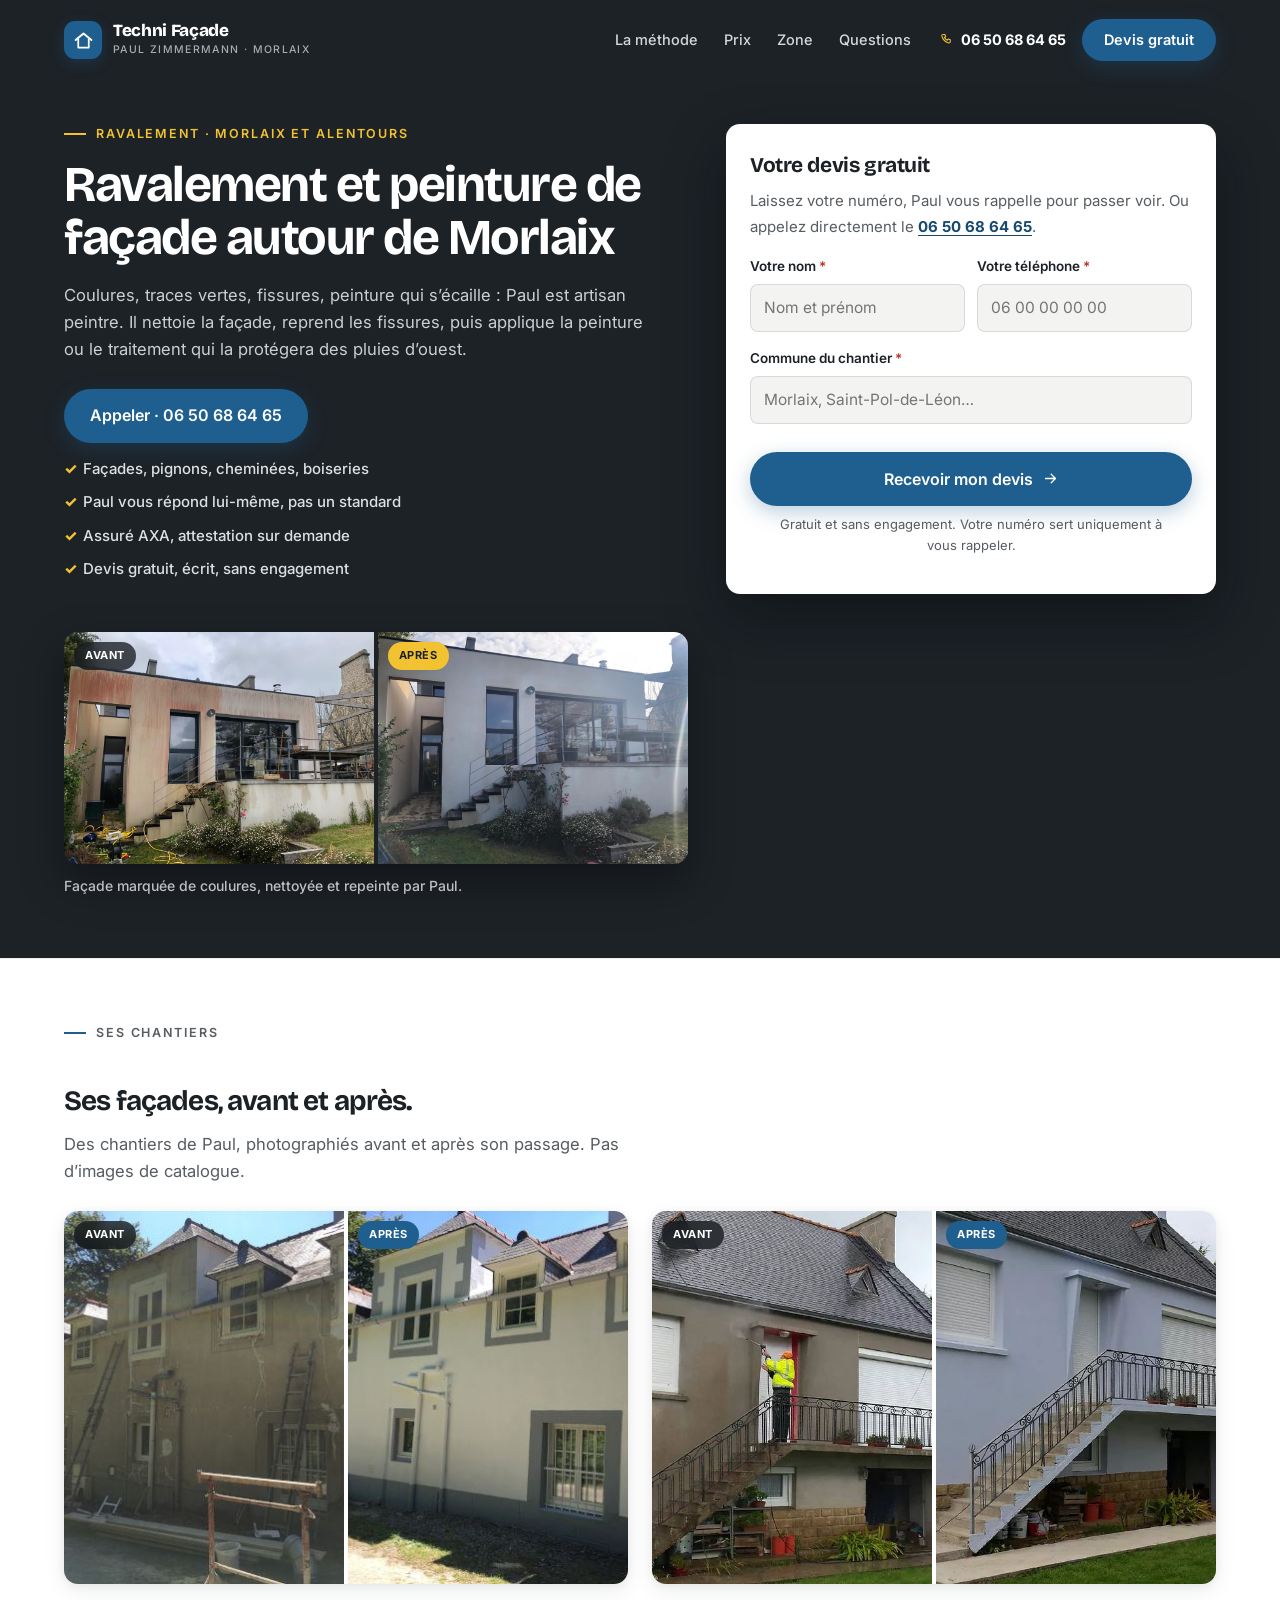
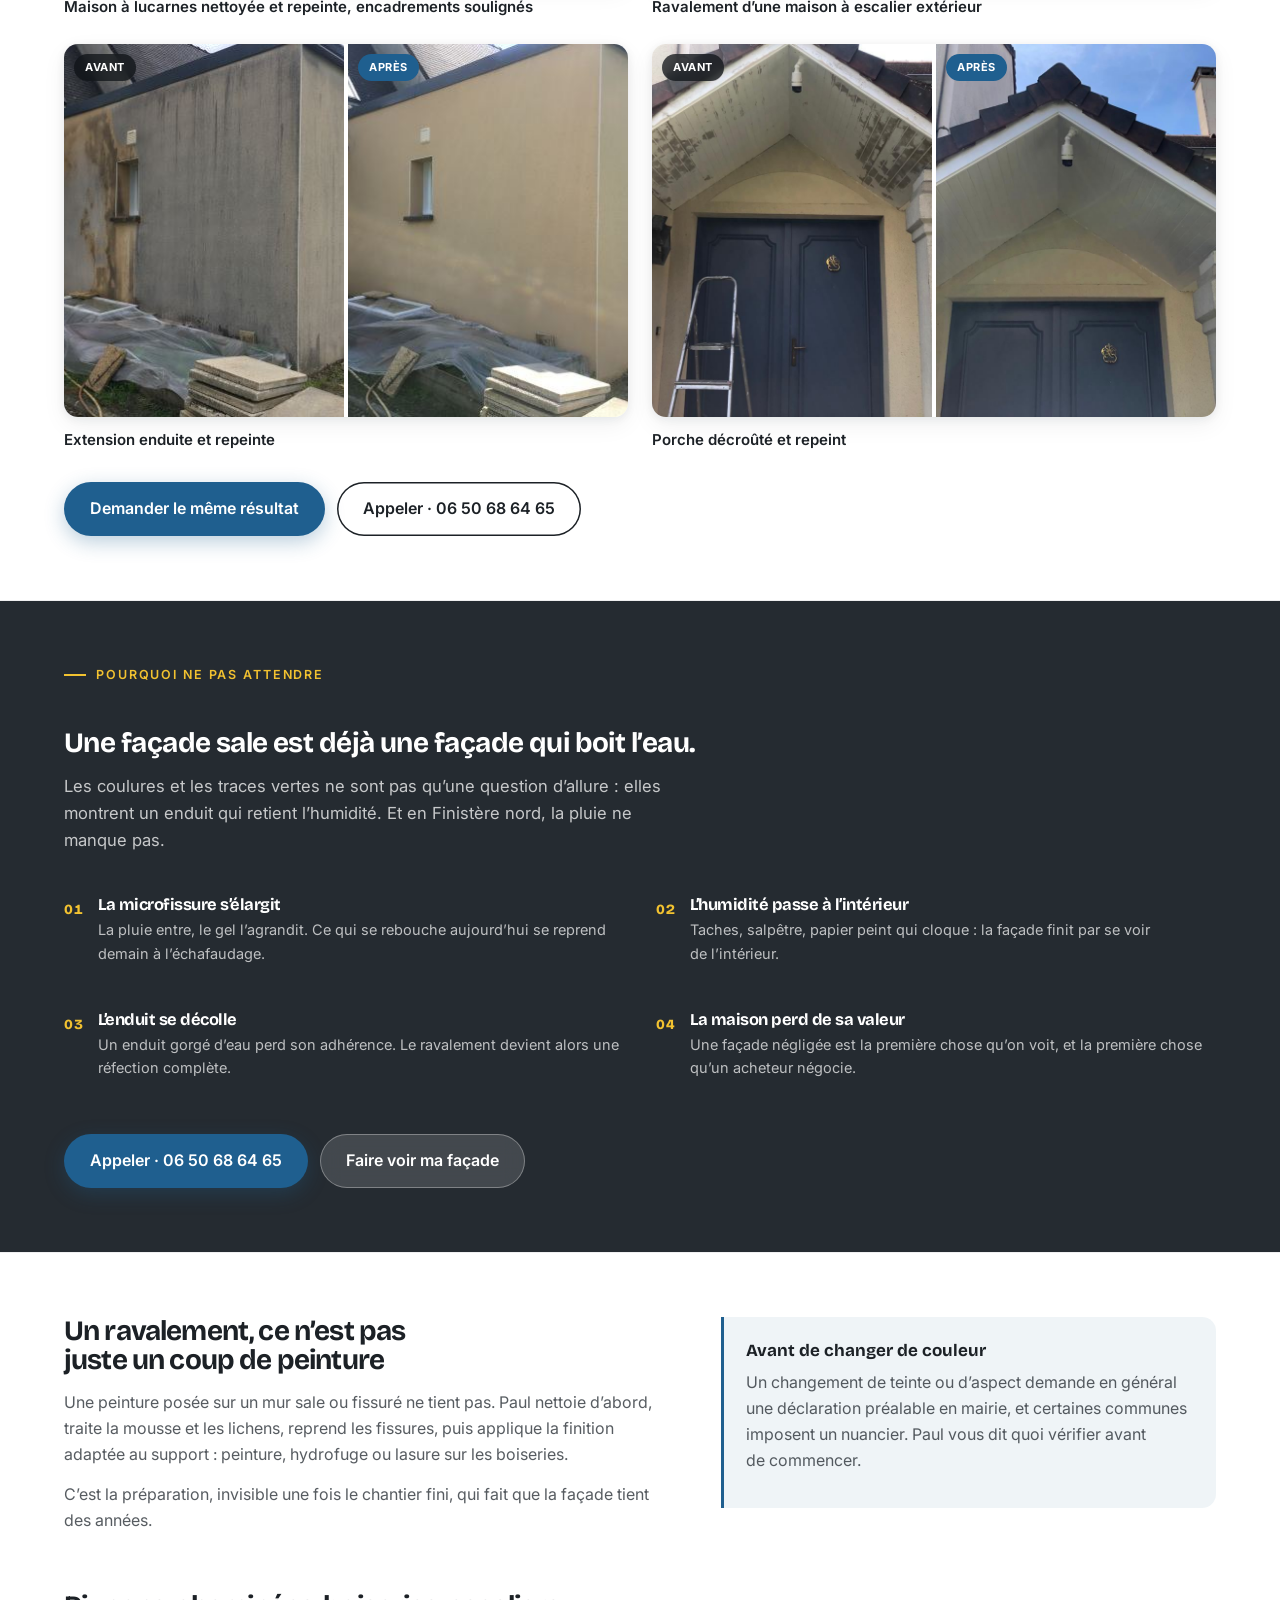
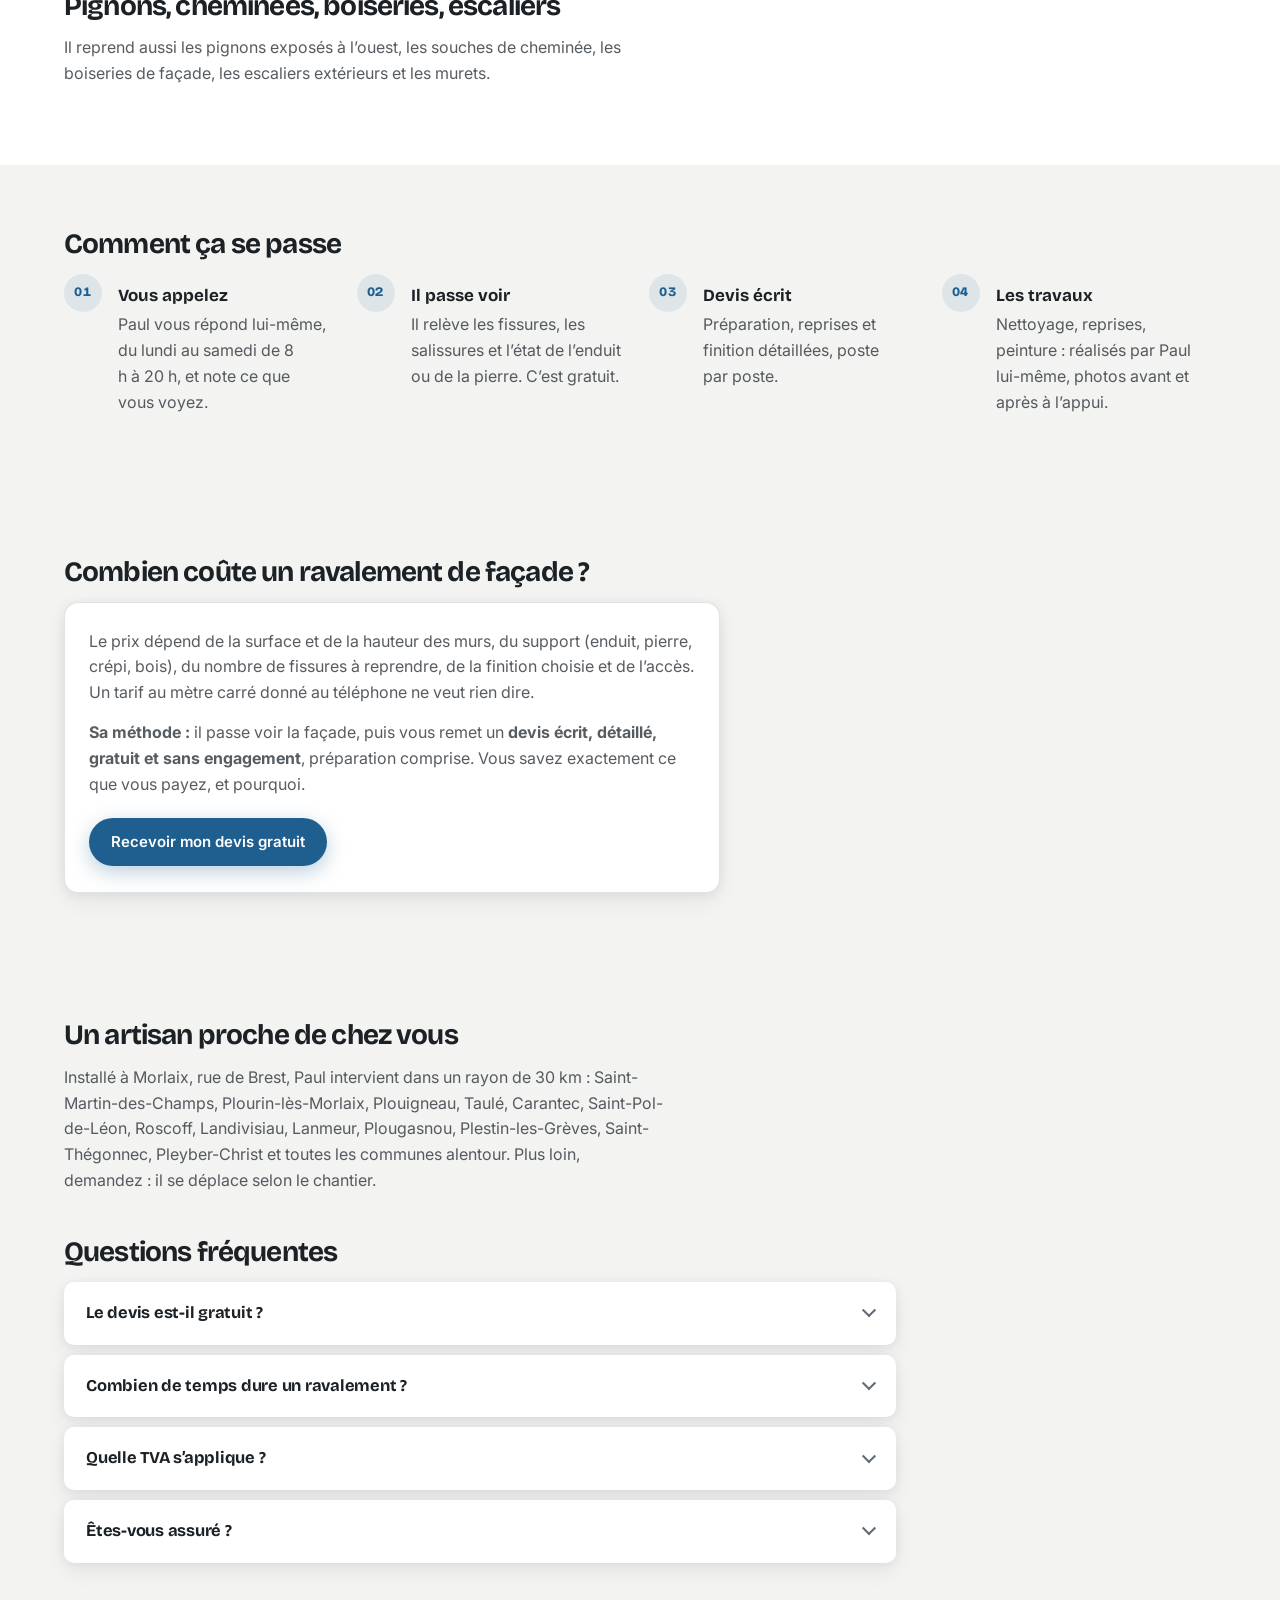
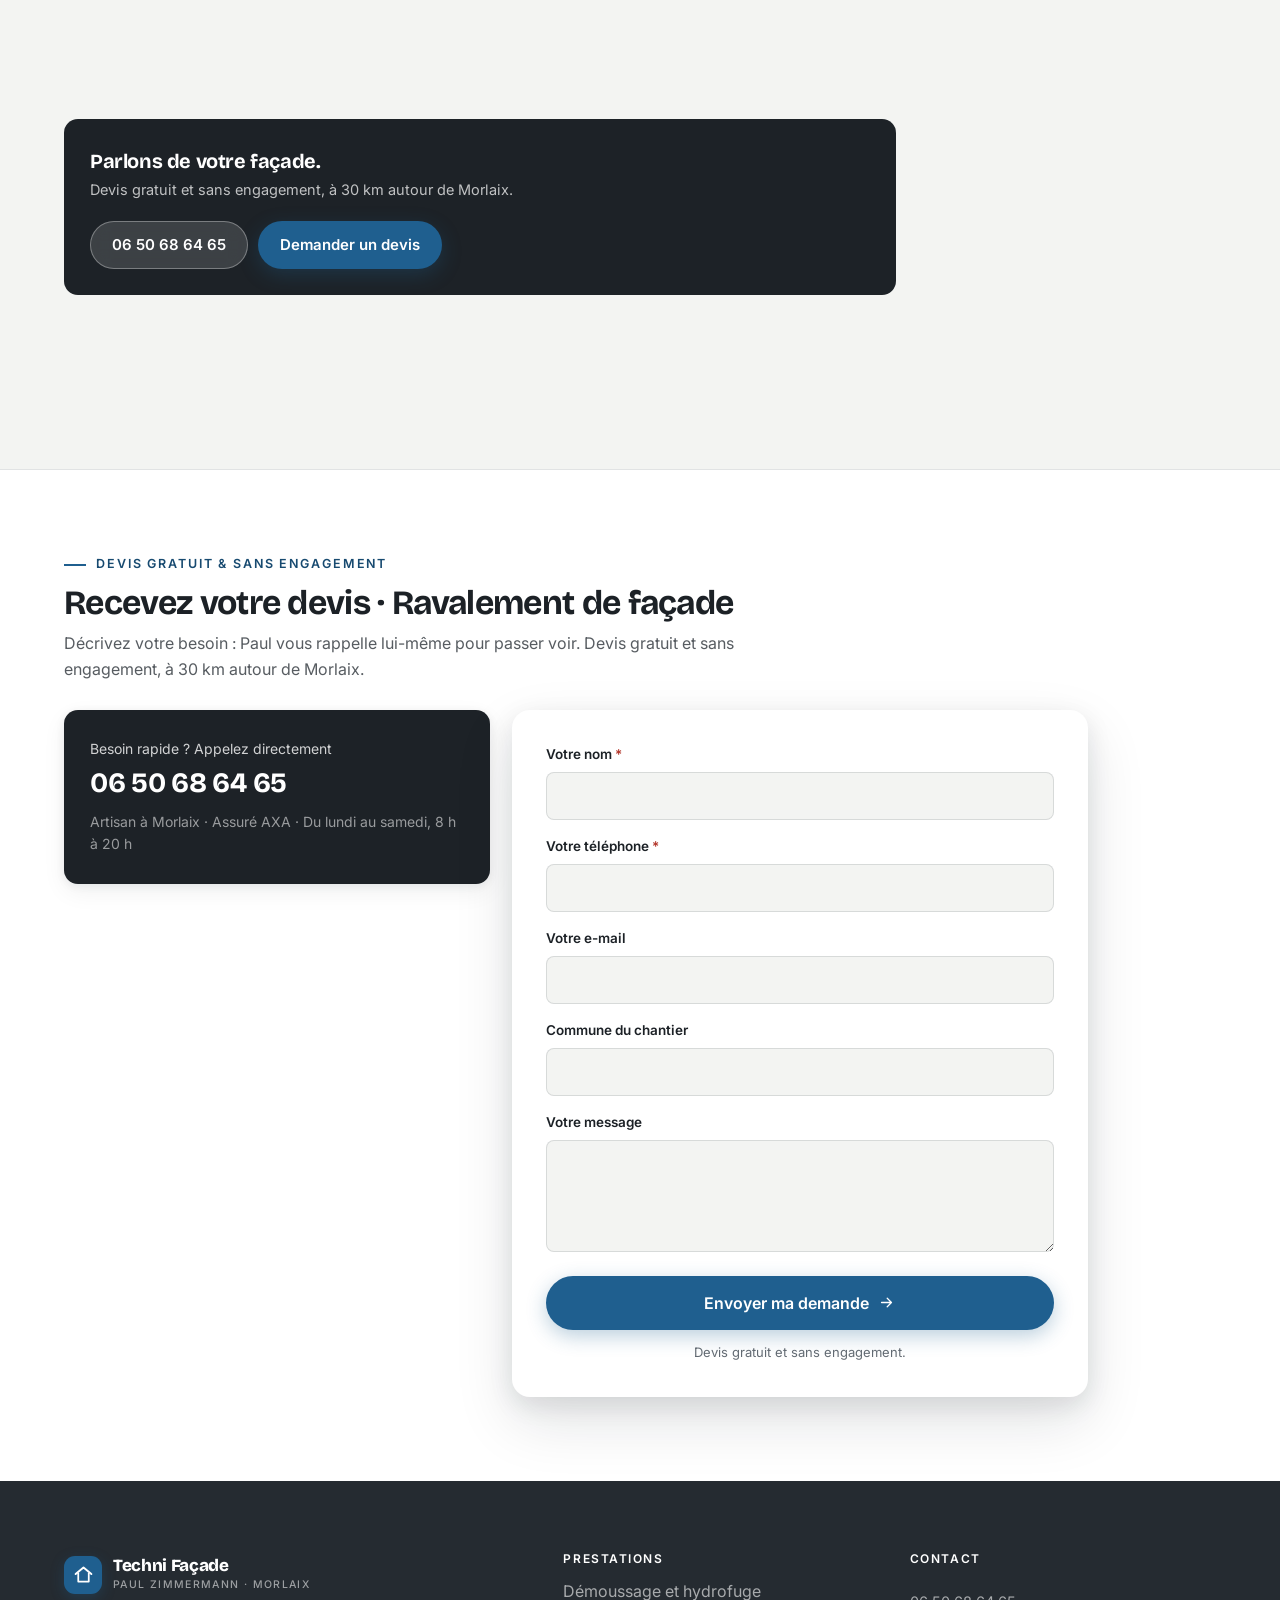
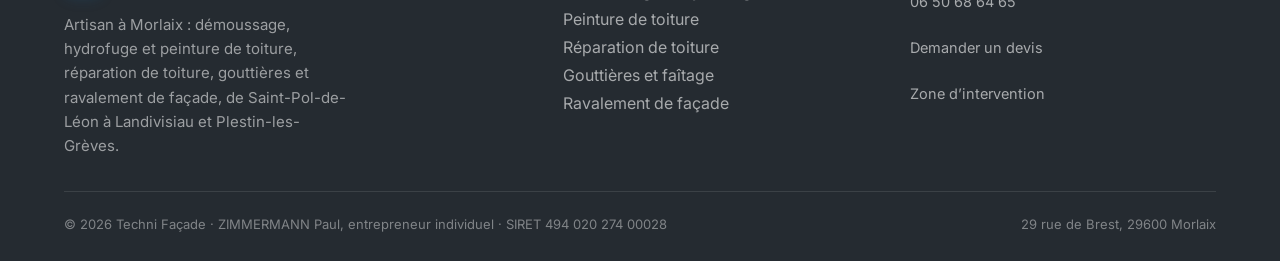
<file: ravalement-facade/index.html>
<!DOCTYPE html>
<html lang="fr">
<head>
<meta charset="UTF-8">
<meta name="viewport" content="width=device-width, initial-scale=1">
<title>Ravalement et peinture de façade à Morlaix · Techni Façade</title>
<meta name="description" content="Ravalement de façade autour de Morlaix&nbsp;: nettoyage, démoussage, reprise des fissures, peinture de façade et de pignon. Artisan peintre, devis gratuit.">
<link rel="canonical" href="https://netfox-agency.github.io/zimmermann/ravalement-facade/">
<meta name="robots" content="noindex, nofollow">
<meta property="og:type" content="website">
<meta property="og:locale" content="fr_FR">
<meta property="og:site_name" content="Techni Façade">
<meta property="og:title" content="Ravalement et peinture de façade à Morlaix · Techni Façade">
<meta property="og:description" content="Ravalement de façade autour de Morlaix&nbsp;: nettoyage, démoussage, reprise des fissures, peinture de façade et de pignon. Artisan peintre, devis gratuit.">
<meta property="og:url" content="https://netfox-agency.github.io/zimmermann/ravalement-facade/">
<meta property="og:image" content="https://netfox-agency.github.io/zimmermann/assets/img/ravalement-maison-apres.jpg">
<link rel="icon" href="../assets/favicon.svg" type="image/svg+xml">
<meta name="theme-color" content="#1d2227">
<link rel="preconnect" href="https://fonts.googleapis.com">
<link rel="preconnect" href="https://fonts.gstatic.com" crossorigin>
<link href="https://fonts.googleapis.com/css2?family=Bricolage+Grotesque:opsz,wght@12..96,600;12..96,700;12..96,800&family=Inter:wght@400;500;600;700&display=swap" rel="stylesheet">
<link rel="stylesheet" href="../assets/styles.css?v=6">
<style>
  /* Page prestation : réutilise le design system (variables, kicker, faq, btn). */
  /* Hero sombre : en haut de page la navbar se fond dedans, et reprend son
     fond clair des que le JS pose .scrolled. Sans ca, une barre blanche
     tranche brutalement sur l'aplat sombre. */
  .site-nav:not(.scrolled) { background: transparent; box-shadow: none; }
  .site-nav:not(.scrolled) .brand-txt b { color: #fff; }
  .site-nav:not(.scrolled) .brand-txt span { color: rgba(255, 255, 255, .62); }
  .site-nav:not(.scrolled) .nav-links a { color: rgba(255, 255, 255, .82); }
  .site-nav:not(.scrolled) .nav-links a:hover { color: #fff; }
  .site-nav:not(.scrolled) .nav-tel { color: #fff; }
  .site-nav:not(.scrolled) .burger i,
  .site-nav:not(.scrolled) .burger i::before,
  .site-nav:not(.scrolled) .burger i::after { background: #fff; }
  .site-nav.scrolled { background: rgba(255, 255, 255, .92); -webkit-backdrop-filter: blur(16px); backdrop-filter: blur(16px); box-shadow: 0 1px 0 var(--line); }
  .svc { padding-block: clamp(120px, 14vw, 150px) clamp(64px, 8vw, 112px); }
  .crumbs { font-size: 13px; color: var(--text-mute); margin-bottom: 26px; }
  .crumbs a { color: var(--text-mute); text-decoration: none; }
  .crumbs a:hover { color: var(--accent-deep); }
  .crumbs span { margin: 0 8px; color: var(--accent); }
  .svc h1 { font-size: clamp(30px, 4.4vw, 50px); margin: 14px 0 18px; text-wrap: balance; }
  .svc .lead { margin-top: 0; }
  .svc-meta { margin: 22px 0 0; font-size: 12.5px; font-weight: 600; letter-spacing: .14em; text-transform: uppercase; color: var(--text-mute); }
  .svc h2 { font-size: clamp(21px, 2.6vw, 28px); margin: 44px 0 14px; text-wrap: balance; }
  .svc p { color: var(--text-soft); margin-bottom: 14px; text-wrap: pretty; }
  .svc figure { margin: 34px 0 8px; border-radius: var(--r-md); overflow: hidden; box-shadow: var(--sh-sm); position: relative; }
  .svc figure img { width: 100%; aspect-ratio: 16 / 9; object-fit: cover; }
  .svc figcaption { position: absolute; left: 12px; bottom: 12px; padding: 5px 11px; border-radius: 999px; background: rgba(26, 20, 14, .82); color: #fff; font-size: 11.5px; font-weight: 600; }
  .svc .faq-list { margin-top: 8px; }
  .svc-related { margin-top: 40px; padding-top: 18px; border-top: 1px solid var(--line); display: flex; align-items: baseline; gap: 16px; flex-wrap: wrap; }
  .svc-related b { font-family: var(--display); font-size: 15px; color: var(--ink); }
  .svc-related a { font-size: 15px; }
  .svc-cta { margin-top: 44px; padding: 26px; border-radius: var(--r-md); background: var(--navy-1); color: rgba(255,255,255,.72); display: flex; align-items: center; justify-content: space-between; gap: 18px; flex-wrap: wrap; }
  .svc-cta b { display: block; font-family: var(--display); font-size: 20px; color: #fff; letter-spacing: -.02em; }
  .svc-cta span { font-size: 14.5px; }
  .svc-cta .btns { display: flex; gap: 10px; flex-wrap: wrap; }
  @media (max-width: 640px) { .svc-cta { flex-direction: column; align-items: flex-start; } }
</style>
</head>
<body>

<a href="#main" class="sr-only">Aller au contenu</a>

<nav class="site-nav scrolled" id="nav" aria-label="Navigation principale">
  <div class="nav-inner">
    <a href="#main" class="brand" aria-label="Techni Façade">
      <span class="brand-mark" aria-hidden="true">
        <svg viewBox="0 0 24 24" fill="none"><path d="M3 11.5 12 4l9 7.5" stroke="currentColor" stroke-width="2.2" stroke-linecap="round" stroke-linejoin="round"/><path d="M6 10v10h12V10" stroke="currentColor" stroke-width="2" stroke-linejoin="round"/></svg>
      </span>
      <span class="brand-txt"><b>Techni Façade</b><span>Paul Zimmermann · Morlaix</span></span>
    </a>
    <ul class="nav-links">
      <li><a href="#methode">La méthode</a></li>
      <li><a href="#prix">Prix</a></li>
      <li><a href="#zone">Zone</a></li>
      <li><a href="#faq">Questions</a></li>
    </ul>
    <div class="nav-cta">
      <a href="tel:+33650686465" class="nav-tel">
        <svg viewBox="0 0 24 24" fill="none" aria-hidden="true"><path d="M6.5 4h3l1.2 3.5-2 1.3a11 11 0 0 0 4.5 4.5l1.3-2 3.5 1.2v3a2 2 0 0 1-2.2 2A15.5 15.5 0 0 1 4.5 6.2 2 2 0 0 1 6.5 4Z" stroke="currentColor" stroke-width="1.7" stroke-linejoin="round"/></svg>
        06 50 68 64 65
      </a>
      <a href="#devis" class="btn btn-accent">Devis gratuit</a>
      <button class="burger" id="burger" aria-expanded="false" aria-controls="mobile-menu" aria-label="Ouvrir le menu"><i></i></button>
    </div>
  </div>
</nav>
<ul class="mobile-menu" id="mobile-menu">
  <li><a href="#methode">La méthode</a></li>
  <li><a href="#prix">Prix</a></li>
  <li><a href="#zone">Zone d’intervention</a></li>
  <li><a href="#devis">Demander un devis</a></li>
  <li><a href="tel:+33650686465">Appeler · 06 50 68 64 65</a></li>
</ul>

<main id="main" class="svc svc-lp">
  <section class="lp-band lp-band-hero">
    <div class="container">
    <div class="lp-hero">
    <div class="lp-hero-txt">
    <p class="kicker">Ravalement · Morlaix et alentours</p>
    <h1>Ravalement et peinture de façade autour de Morlaix</h1>
    <p class="lead">Coulures, traces vertes, fissures, peinture qui s’écaille&nbsp;: Paul est artisan peintre. Il nettoie la façade, reprend les fissures, puis applique la peinture ou le traitement qui la protégera des pluies d’ouest.</p>
    <p class="svc-meta">Devis gratuit · Assuré AXA · Du lundi au samedi</p>
    <div class="svc-hero-cta">
      <a href="tel:+33650686465" class="btn btn-accent btn-lg">Appeler · 06 50 68 64 65</a>
      <a href="#devis-express" class="btn btn-ghost btn-lg">Devis gratuit en ligne</a>
    </div>
    <ul class="svc-trust">
      <li><span>✓</span> Façades, pignons, cheminées, boiseries</li>
      <li><span>✓</span> Paul vous répond lui-même, pas un standard</li>
      <li><span>✓</span> Assuré AXA, attestation sur demande</li>
      <li><span>✓</span> Devis gratuit, écrit, sans engagement</li>
    </ul>
    </div>
    <div class="express">
      <div class="express-txt">
        <b>Votre devis gratuit</b>
        <span>Laissez votre numéro, Paul vous rappelle pour passer voir.<span class="lp-tel-bis"> Ou appelez directement le
          <a href="tel:+33650686465">06 50 68 64 65</a>.</span></span>
      </div>
      <div class="form">
        <form id="devis-express" novalidate>
          <input type="hidden" name="access_key" value="REMPLACER_PAR_VOTRE_CLE_WEB3FORMS">
          <input type="hidden" name="subject" value="Rappel express · Ravalement de façade · Techni Façade">
          <input type="hidden" name="from_name" value="Landing Techni Façade">
          <input type="hidden" name="prestation" value="Ravalement de façade">
          <input type="checkbox" name="botcheck" class="sr-only" tabindex="-1" autocomplete="off">
          <div class="express-champs">
            <div class="field">
              <label for="x-nom">Votre nom <span class="req" aria-hidden="true">*</span></label>
              <input type="text" id="x-nom" name="nom" autocomplete="name" placeholder="Nom et prénom" required>
              <p class="err">Merci d’indiquer votre nom.</p>
            </div>
            <div class="field">
              <label for="x-tel">Votre téléphone <span class="req" aria-hidden="true">*</span></label>
              <input type="tel" id="x-tel" name="telephone" autocomplete="tel" inputmode="tel" placeholder="06 00 00 00 00" required>
              <p class="err">Merci d’indiquer un téléphone où vous joindre.</p>
            </div>
          </div>
            <div class="field">
              <label for="x-ville">Commune du chantier <span class="req" aria-hidden="true">*</span></label>
              <input type="text" id="x-ville" name="commune" autocomplete="address-level2" placeholder="Morlaix, Saint-Pol-de-Léon…" required>
              <p class="err">Merci d’indiquer la commune du chantier.</p>
            </div>
          <button type="submit" class="btn btn-accent btn-lg">Recevoir mon devis
            <svg class="ar" viewBox="0 0 24 24" fill="none" aria-hidden="true"><path d="M5 12h14M13 6l6 6-6 6" stroke="currentColor" stroke-width="1.8" stroke-linecap="round" stroke-linejoin="round"/></svg>
          </button>
          <p class="form-foot">Gratuit et sans engagement. Votre numéro sert uniquement à vous rappeler.</p>
        </form>
        <div class="form-state" role="status" aria-live="polite">
          <div class="ico"><svg width="24" height="24" viewBox="0 0 24 24" fill="none" aria-hidden="true"><path d="M20 6 9 17l-5-5" stroke="currentColor" stroke-width="2.5" stroke-linecap="round" stroke-linejoin="round"/></svg></div>
          <b>C’est noté.</b>
          <p>Paul vous rappelle lui-même, du lundi au samedi.</p>
          <a href="tel:+33650686465" class="fallback-tel">06 50 68 64 65</a>
        </div>
        <div class="form-state is-error" role="alert" aria-live="assertive">
          <div class="ico"><svg width="24" height="24" viewBox="0 0 24 24" fill="none" aria-hidden="true"><circle cx="12" cy="12" r="9" stroke="currentColor" stroke-width="2"/><path d="M12 8v5M12 17h.01" stroke="currentColor" stroke-width="2.5" stroke-linecap="round"/></svg></div>
          <b>L’envoi n’a pas abouti.</b>
          <p>Appelez directement, il répond.</p>
          <a href="tel:+33650686465" class="fallback-tel">06 50 68 64 65</a>
        </div>
      </div>
    </div>
      <figure class="bapair lp-hero-paire"><div class="bapair-imgs"><div class="bapair-cell"><img src="../assets/img/ravalement-maison-avant.jpg" width="900" height="1200" fetchpriority="high" decoding="async" alt="Avant&nbsp;: Façade marquée de coulures, nettoyée et repeinte par Paul."><span class="bapair-tag">Avant</span></div><div class="bapair-cell"><img src="../assets/img/ravalement-maison-apres.jpg" width="900" height="1200" fetchpriority="high" decoding="async" alt="Après&nbsp;: Façade marquée de coulures, nettoyée et repeinte par Paul."><span class="bapair-tag after">Après</span></div></div><figcaption>Façade marquée de coulures, nettoyée et repeinte par Paul.</figcaption></figure>
    </div>
    </div>
  </section>
  <section class="lp-band lp-band-blanc lp-chantiers" id="chantiers">
    <div class="container">
      <p class="kicker">Ses chantiers</p>
      <h2>Ses façades, avant et après.</h2>
      <p class="lead">Des chantiers de Paul, photographiés avant et après son passage. Pas d’images de catalogue.</p>
      <div class="bapair-grid">
        <figure class="bapair"><div class="bapair-imgs"><div class="bapair-cell"><img src="../assets/img/facade-pierre-avant.jpg" width="900" height="1200" loading="lazy" decoding="async" alt="Avant&nbsp;: Maison à lucarnes nettoyée et repeinte, encadrements soulignés"><span class="bapair-tag">Avant</span></div><div class="bapair-cell"><img src="../assets/img/facade-pierre-apres.jpg" width="900" height="1200" loading="lazy" decoding="async" alt="Après&nbsp;: Maison à lucarnes nettoyée et repeinte, encadrements soulignés"><span class="bapair-tag after">Après</span></div></div><figcaption>Maison à lucarnes nettoyée et repeinte, encadrements soulignés</figcaption></figure>
        <figure class="bapair"><div class="bapair-imgs"><div class="bapair-cell"><img src="../assets/img/facade-escalier-avant.jpg" width="900" height="1200" loading="lazy" decoding="async" alt="Avant&nbsp;: Ravalement d’une maison à escalier extérieur"><span class="bapair-tag">Avant</span></div><div class="bapair-cell"><img src="../assets/img/facade-escalier-apres.jpg" width="900" height="1200" loading="lazy" decoding="async" alt="Après&nbsp;: Ravalement d’une maison à escalier extérieur"><span class="bapair-tag after">Après</span></div></div><figcaption>Ravalement d’une maison à escalier extérieur</figcaption></figure>
        <figure class="bapair"><div class="bapair-imgs"><div class="bapair-cell"><img src="../assets/img/extension-avant.jpg" width="900" height="1200" loading="lazy" decoding="async" alt="Avant&nbsp;: Extension enduite et repeinte"><span class="bapair-tag">Avant</span></div><div class="bapair-cell"><img src="../assets/img/extension-apres.jpg" width="900" height="1200" loading="lazy" decoding="async" alt="Après&nbsp;: Extension enduite et repeinte"><span class="bapair-tag after">Après</span></div></div><figcaption>Extension enduite et repeinte</figcaption></figure>
        <figure class="bapair"><div class="bapair-imgs"><div class="bapair-cell"><img src="../assets/img/porche-avant.jpg" width="900" height="1200" loading="lazy" decoding="async" alt="Avant&nbsp;: Porche décroûté et repeint"><span class="bapair-tag">Avant</span></div><div class="bapair-cell"><img src="../assets/img/porche-apres.jpg" width="900" height="1200" loading="lazy" decoding="async" alt="Après&nbsp;: Porche décroûté et repeint"><span class="bapair-tag after">Après</span></div></div><figcaption>Porche décroûté et repeint</figcaption></figure>
      </div>
      <div class="risque-cta">
        <a href="#devis-express" class="btn btn-accent btn-lg">Demander le même résultat</a>
        <a href="tel:+33650686465" class="btn btn-ghost-dark btn-lg">Appeler · 06 50 68 64 65</a>
      </div>
    </div>
  </section>
  <section class="lp-band lp-risque">
    <div class="container">
      <p class="kicker">Pourquoi ne pas attendre</p>
      <h2>Une façade sale est déjà une façade qui boit l’eau.</h2>
      <p class="lead">Les coulures et les traces vertes ne sont pas qu’une question d’allure&nbsp;: elles montrent un enduit qui retient l’humidité. Et en Finistère nord, la pluie ne manque pas.</p>
      <div class="risque-liste">
        <div class="risque">
          <span class="n">01</span>
          <div>
            <h3>La microfissure s’élargit</h3>
            <p>La pluie entre, le gel l’agrandit. Ce qui se rebouche aujourd’hui se reprend demain à l’échafaudage.</p>
          </div>
        </div>
        <div class="risque">
          <span class="n">02</span>
          <div>
            <h3>L’humidité passe à l’intérieur</h3>
            <p>Taches, salpêtre, papier peint qui cloque&nbsp;: la façade finit par se voir de l’intérieur.</p>
          </div>
        </div>
        <div class="risque">
          <span class="n">03</span>
          <div>
            <h3>L’enduit se décolle</h3>
            <p>Un enduit gorgé d’eau perd son adhérence. Le ravalement devient alors une réfection complète.</p>
          </div>
        </div>
        <div class="risque">
          <span class="n">04</span>
          <div>
            <h3>La maison perd de sa valeur</h3>
            <p>Une façade négligée est la première chose qu’on voit, et la première chose qu’un acheteur négocie.</p>
          </div>
        </div>
      </div>
      <div class="risque-cta">
        <a href="tel:+33650686465" class="btn btn-accent btn-lg">Appeler · 06 50 68 64 65</a>
        <a href="#devis-express" class="btn btn-glass btn-lg">Faire voir ma façade</a>
      </div>
    </div>
  </section>
  <section class="lp-band lp-band-blanc lp-band-texte">
    <div class="container">
    <h2>Un ravalement, ce n’est pas juste un coup de peinture</h2>
    <p>Une peinture posée sur un mur sale ou fissuré ne tient pas. Paul nettoie d’abord, traite la mousse et les lichens, reprend les fissures, puis applique la finition adaptée au support&nbsp;: peinture, hydrofuge ou lasure sur les boiseries.</p>
    <p>C’est la préparation, invisible une fois le chantier fini, qui fait que la façade tient des années.</p>
    <h2>Pignons, cheminées, boiseries, escaliers</h2>
    <p>Il reprend aussi les pignons exposés à l’ouest, les souches de cheminée, les boiseries de façade, les escaliers extérieurs et les murets.</p>
    <div class="urgent-box">
      <b>Avant de changer de couleur</b>
      <p>Un changement de teinte ou d’aspect demande en général une déclaration préalable en mairie, et certaines communes imposent un nuancier. Paul vous dit quoi vérifier avant de commencer.</p>
    </div>
    </div>
  </section>
  <section class="lp-band" id="methode">
    <div class="container">
    <h2>Comment ça se passe</h2>
    <ol class="steps">
      <li><span class="step-n">01</span><b>Vous appelez</b><p>Paul vous répond lui-même, du lundi au samedi de 8 h à 20 h, et note ce que vous voyez.</p></li>
      <li><span class="step-n">02</span><b>Il passe voir</b><p>Il relève les fissures, les salissures et l’état de l’enduit ou de la pierre. C’est gratuit.</p></li>
      <li><span class="step-n">03</span><b>Devis écrit</b><p>Préparation, reprises et finition détaillées, poste par poste.</p></li>
      <li><span class="step-n">04</span><b>Les travaux</b><p>Nettoyage, reprises, peinture&nbsp;: réalisés par Paul lui-même, photos avant et après à l’appui.</p></li>
    </ol>
    </div>
  </section>
  <section class="lp-band" id="prix">
    <div class="container">
    <h2>Combien coûte un ravalement de façade&nbsp;?</h2>
    <div class="budget-box">
      <p>Le prix dépend de la surface et de la hauteur des murs, du support (enduit, pierre, crépi, bois), du nombre de fissures à reprendre, de la finition choisie et de l’accès. Un tarif au mètre carré donné au téléphone ne veut rien dire.</p>
      <p><strong>Sa méthode&nbsp;:</strong> il passe voir la façade, puis vous remet un <strong>devis écrit, détaillé, gratuit et sans engagement</strong>, préparation comprise. Vous savez exactement ce que vous payez, et pourquoi.</p>
      <a href="#devis" class="btn btn-accent">Recevoir mon devis gratuit</a>
    </div>
    </div>
  </section>
  <section class="lp-band" id="zone">
    <div class="container">
    <h2>Un artisan proche de chez vous</h2>
    <p>Installé à Morlaix, rue de Brest, Paul intervient dans un rayon de 30 km&nbsp;: Saint-Martin-des-Champs, Plourin-lès-Morlaix, Plouigneau, Taulé, Carantec, Saint-Pol-de-Léon, Roscoff, Landivisiau, Lanmeur, Plougasnou, Plestin-les-Grèves, Saint-Thégonnec, Pleyber-Christ et toutes les communes alentour. Plus loin, demandez&nbsp;: il se déplace selon le chantier.</p>

    <h2 id="faq">Questions fréquentes</h2>
    <div class="faq-list">
      <details name="faq">
        <summary>Le devis est-il gratuit&nbsp;?</summary>
        <p class="answer">Oui, gratuit et sans engagement. Paul passe voir la façade avant de chiffrer.</p>
      </details>
      <details name="faq">
        <summary>Combien de temps dure un ravalement&nbsp;?</summary>
        <p class="answer">Cela dépend de la surface, de l’état du mur et de la météo&nbsp;: la peinture ne s’applique pas sous la pluie. La durée prévue figure sur le devis.</p>
      </details>
      <details name="faq">
        <summary>Quelle TVA s’applique&nbsp;?</summary>
        <p class="answer">Sur un logement achevé depuis plus de deux ans, les travaux d’entretien et de rénovation relèvent en général de la TVA à 10 %. Le taux applicable à votre cas figure sur le devis.</p>
      </details>
      <details name="faq">
        <summary>Êtes-vous assuré&nbsp;?</summary>
        <p class="answer">Oui, ses interventions sont couvertes par son assurance professionnelle AXA. L’attestation est disponible sur simple demande.</p>
      </details>
    </div>
    </div>
  </section>
  <section class="lp-band lp-band-cta">
    <div class="container">
    <div class="svc-cta">
      <div>
        <b>Parlons de votre façade.</b>
        <span>Devis gratuit et sans engagement, à 30 km autour de Morlaix.</span>
      </div>
      <div class="btns">
        <a href="tel:+33650686465" class="btn btn-glass">06 50 68 64 65</a>
        <a href="#devis" class="btn btn-accent">Demander un devis</a>
      </div>
    </div>
    </div>
  </section>
</main>


<section id="devis" class="svc-formsec lp-formsec">
  <div class="container">
    <p class="kicker">Devis gratuit &amp; sans engagement</p>
    <h2 class="svc-formsec-h">Recevez votre devis · Ravalement de façade</h2>
    <p class="svc-formsec-lead">Décrivez votre besoin&nbsp;: Paul vous rappelle lui-même pour passer voir. Devis gratuit et sans engagement, à 30 km autour de Morlaix.</p>
    <div class="svc-formsec-grid">
      <a href="tel:+33650686465" class="svc-callcard">
        <span>Besoin rapide&nbsp;? Appelez directement</span>
        <b>06 50 68 64 65</b>
        <span class="svc-callcard-note">Artisan à Morlaix · Assuré AXA · Du lundi au samedi, 8 h à 20 h</span>
      </a>
      <div class="form">
        <form id="devis-form" novalidate>
          <input type="hidden" name="access_key" value="REMPLACER_PAR_VOTRE_CLE_WEB3FORMS">
          <input type="hidden" name="subject" value="Devis Ravalement de façade · Techni Façade">
          <input type="hidden" name="from_name" value="Landing Techni Façade">
          <input type="hidden" name="prestation" value="Ravalement de façade">
          <input type="checkbox" name="botcheck" class="sr-only" tabindex="-1" autocomplete="off">
          <div class="field">
            <label for="f-nom">Votre nom <span class="req" aria-hidden="true">*</span></label>
            <input type="text" id="f-nom" name="nom" autocomplete="name" required>
            <p class="err">Merci d’indiquer votre nom.</p>
          </div>
          <div class="field">
            <label for="f-tel">Votre téléphone <span class="req" aria-hidden="true">*</span></label>
            <input type="tel" id="f-tel" name="telephone" autocomplete="tel" inputmode="tel" required>
            <p class="err">Merci d’indiquer un téléphone où vous joindre.</p>
          </div>
          <div class="field">
            <label for="f-mail">Votre e-mail</label>
            <input type="email" id="f-mail" name="email" autocomplete="email" inputmode="email">
            <p class="err">Cet e-mail ne semble pas valide.</p>
          </div>
          <div class="field">
            <label for="f-ville">Commune du chantier</label>
            <input type="text" id="f-ville" name="commune" autocomplete="address-level2">
          </div>
          <div class="field">
            <label for="f-msg">Votre message</label>
            <textarea id="f-msg" name="message"></textarea>
          </div>
          <button type="submit" class="btn btn-accent btn-lg" id="submit-btn">Envoyer ma demande
            <svg class="ar" viewBox="0 0 24 24" fill="none" aria-hidden="true"><path d="M5 12h14M13 6l6 6-6 6" stroke="currentColor" stroke-width="1.8" stroke-linecap="round" stroke-linejoin="round"/></svg>
          </button>
          <p class="form-foot">Devis gratuit et sans engagement.</p>
        </form>
        <div class="form-state" id="form-ok" role="status" aria-live="polite">
          <div class="ico"><svg width="24" height="24" viewBox="0 0 24 24" fill="none" aria-hidden="true"><path d="M20 6 9 17l-5-5" stroke="currentColor" stroke-width="2.5" stroke-linecap="round" stroke-linejoin="round"/></svg></div>
          <b>Message reçu.</b>
          <p>Paul vous rappelle lui-même pour convenir d’un passage.</p>
          <a href="tel:+33650686465" class="fallback-tel">06 50 68 64 65</a>
        </div>
        <div class="form-state is-error" id="form-ko" role="alert" aria-live="assertive">
          <div class="ico"><svg width="24" height="24" viewBox="0 0 24 24" fill="none" aria-hidden="true"><circle cx="12" cy="12" r="9" stroke="currentColor" stroke-width="2"/><path d="M12 8v5M12 17h.01" stroke="currentColor" stroke-width="2.5" stroke-linecap="round"/></svg></div>
          <b>L’envoi n’a pas abouti.</b>
          <p>Le plus simple est de l’appeler directement&nbsp;: il répond.</p>
          <a href="tel:+33650686465" class="fallback-tel">06 50 68 64 65</a>
        </div>
      </div>
    </div>
  </div>
</section>

<footer class="footer">
  <div class="container">
    <div class="footer-grid">
      <div class="footer-brand">
        <a href="#main" class="brand">
          <span class="brand-mark" aria-hidden="true">
            <svg viewBox="0 0 24 24" fill="none"><path d="M3 11.5 12 4l9 7.5" stroke="currentColor" stroke-width="2.2" stroke-linecap="round" stroke-linejoin="round"/><path d="M6 10v10h12V10" stroke="currentColor" stroke-width="2" stroke-linejoin="round"/></svg>
          </span>
          <span class="brand-txt"><b>Techni Façade</b><span>Paul Zimmermann · Morlaix</span></span>
        </a>
        <p>Artisan à Morlaix&nbsp;: démoussage, hydrofuge et peinture de toiture, réparation de toiture, gouttières et ravalement de façade, de Saint-Pol-de-Léon à Landivisiau et Plestin-les-Grèves.</p>
      </div>
      <div>
        <h3>Prestations</h3>
        <ul>
          <li>Démoussage et hydrofuge</li>
          <li>Peinture de toiture</li>
          <li>Réparation de toiture</li>
          <li>Gouttières et faîtage</li>
          <li>Ravalement de façade</li>
        </ul>
      </div>
      <div>
        <h3>Contact</h3>
        <ul>
          <li><a href="tel:+33650686465">06 50 68 64 65</a></li>
          <li><a href="#devis">Demander un devis</a></li>
          <li><a href="#zone">Zone d’intervention</a></li>
        </ul>
      </div>
    </div>
    <div class="footer-bot">
      <span>© 2026 Techni Façade · ZIMMERMANN Paul, entrepreneur individuel · SIRET 494 020 274 00028</span>
      <span>29 rue de Brest, 29600 Morlaix</span>
    </div>
  </div>
</footer>
<div class="callbar" id="callbar">
  <a href="tel:+33650686465" class="btn btn-glass">
    <svg width="15" height="15" viewBox="0 0 24 24" fill="none" aria-hidden="true"><path d="M6.5 4h3l1.2 3.5-2 1.3a11 11 0 0 0 4.5 4.5l1.3-2 3.5 1.2v3a2 2 0 0 1-2.2 2A15.5 15.5 0 0 1 4.5 6.2 2 2 0 0 1 6.5 4Z" stroke="currentColor" stroke-width="1.7" stroke-linejoin="round"/></svg>
    Appeler
  </a>
  <a href="#devis" class="btn btn-accent">Devis gratuit</a>
</div>

<script type="application/ld+json">
{"@context":"https://schema.org","@type":"HousePainter","name":"Techni Façade","telephone":"+33650686465","url":"https://netfox-agency.github.io/zimmermann/ravalement-facade/","address":{"@type":"PostalAddress","streetAddress":"29 rue de Brest","addressLocality":"Morlaix","postalCode":"29600","addressRegion":"Bretagne","addressCountry":"FR"},"areaServed":"Morlaix, Saint-Martin-des-Champs, Saint-Pol-de-Léon, Landivisiau, Carantec, Roscoff, Plouigneau, Plestin-les-Grèves"}
</script>
<script src="../assets/script.js?v=6" defer></script>
</body>
</html>
</file>
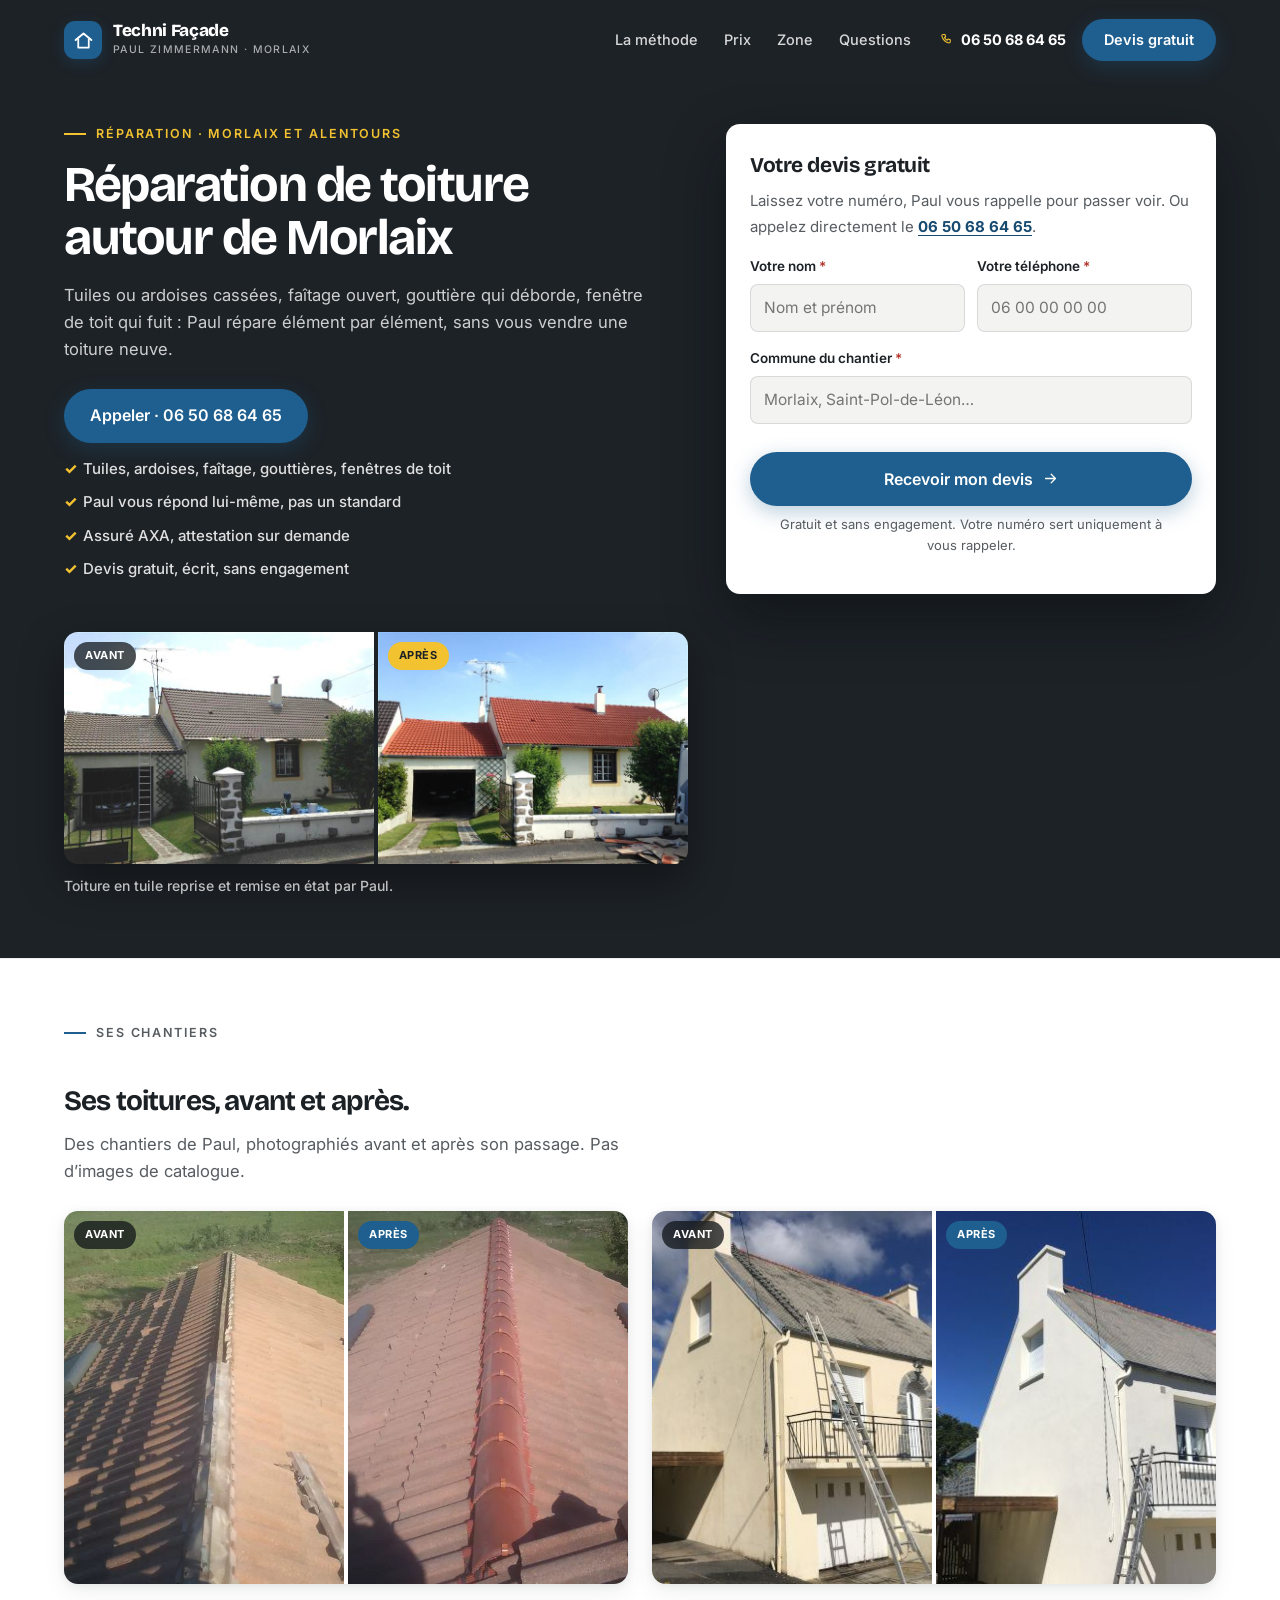
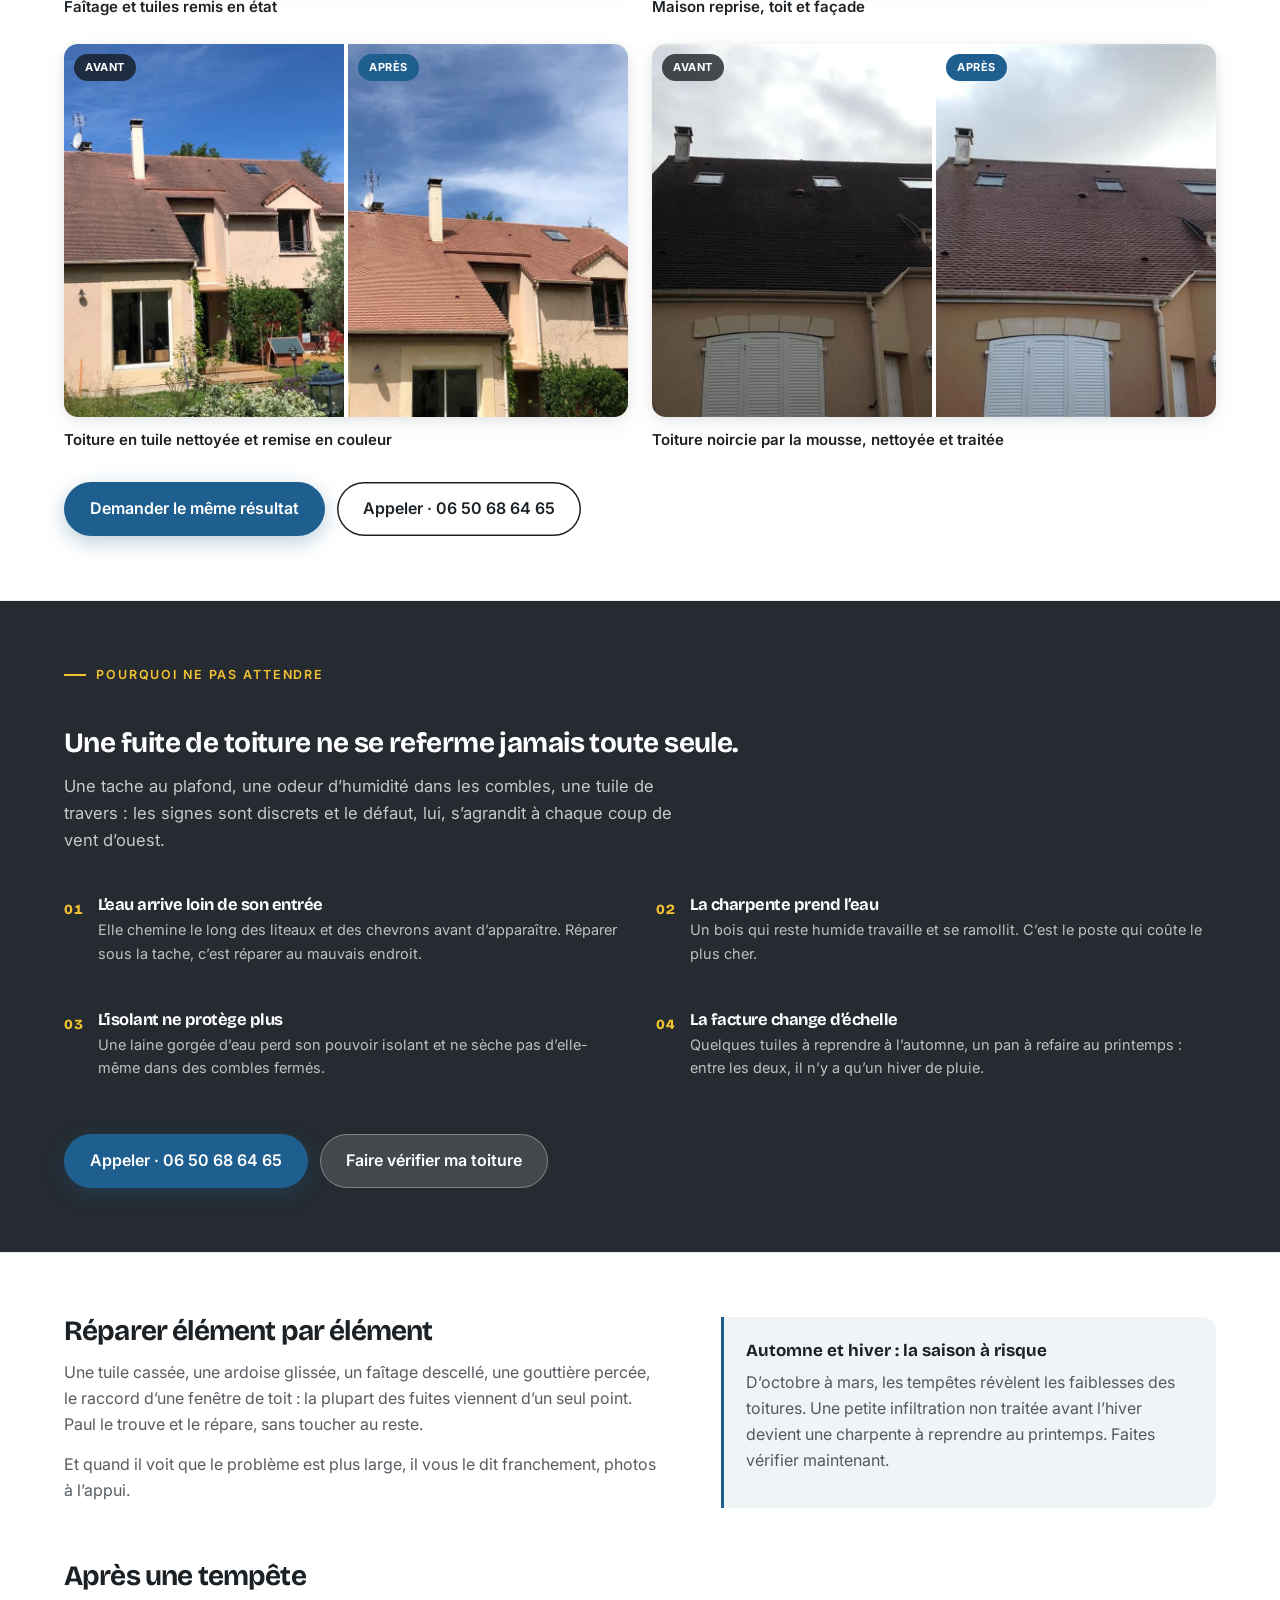
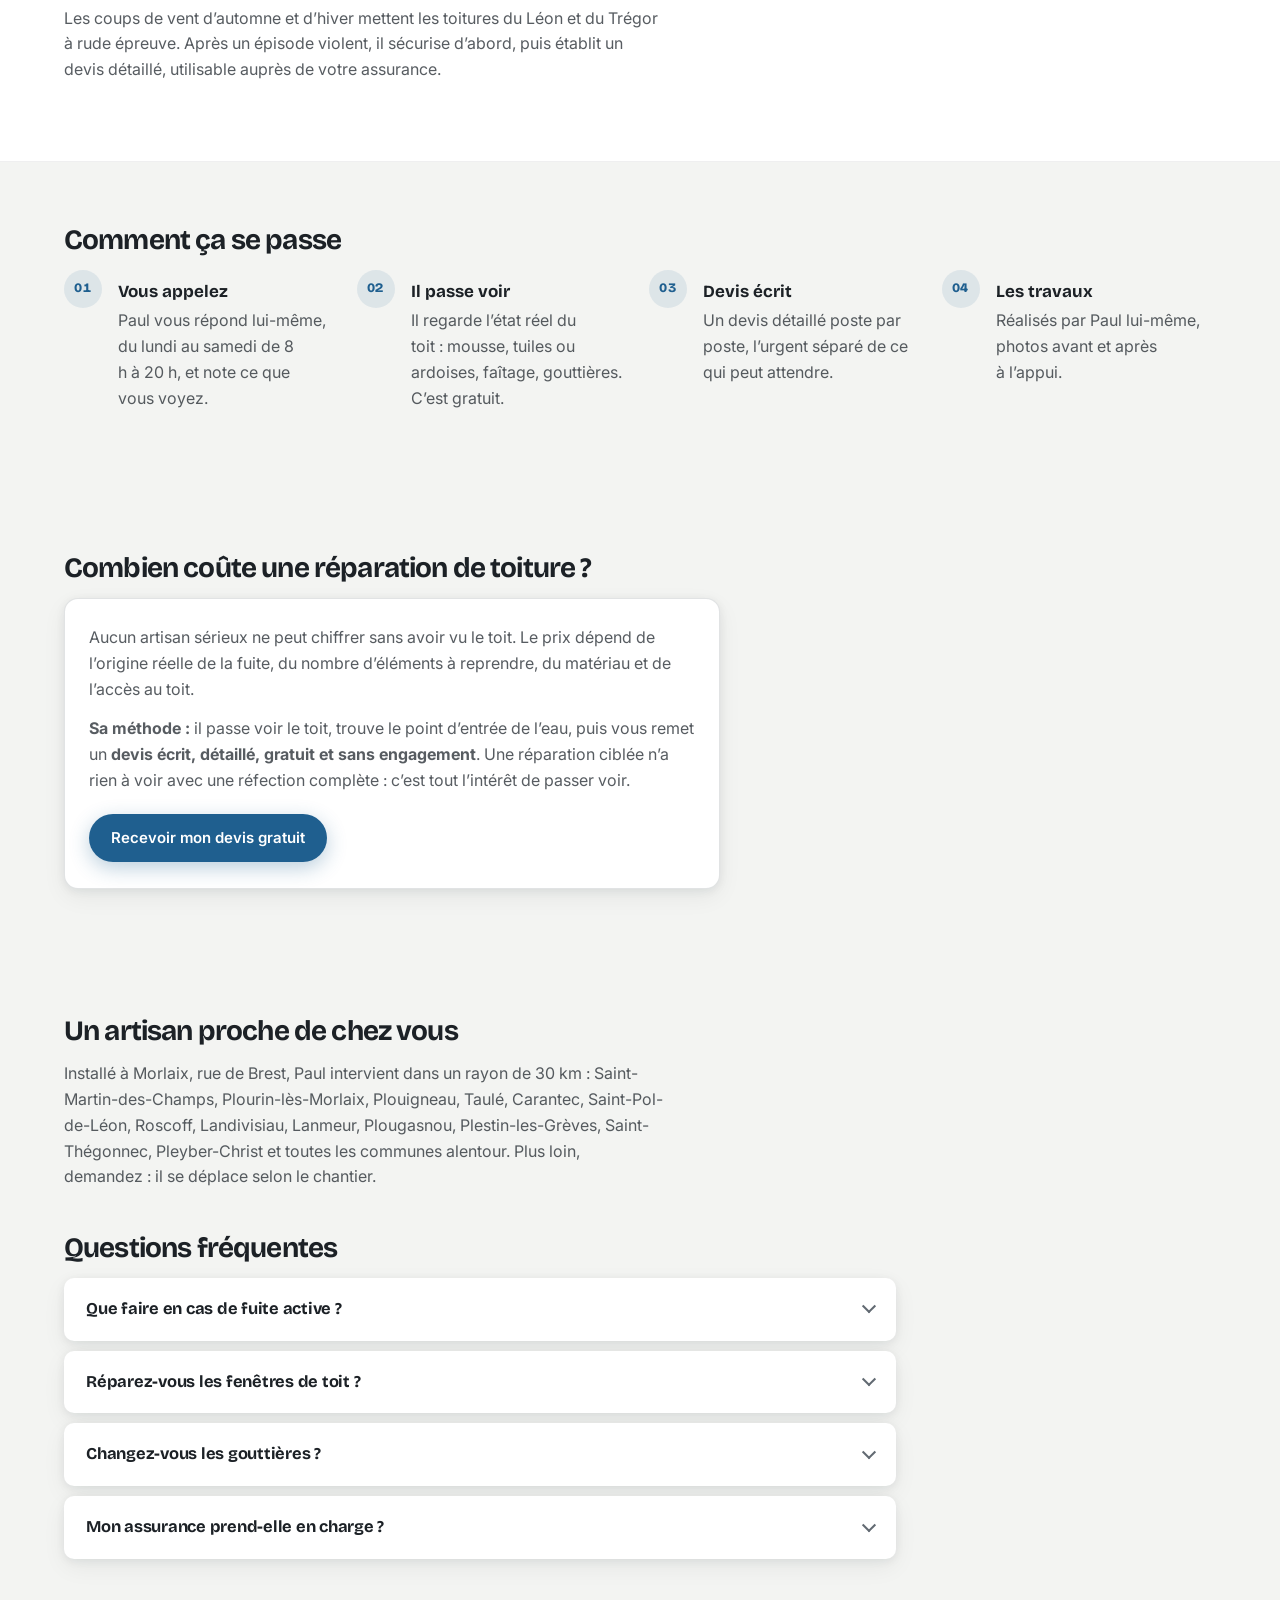
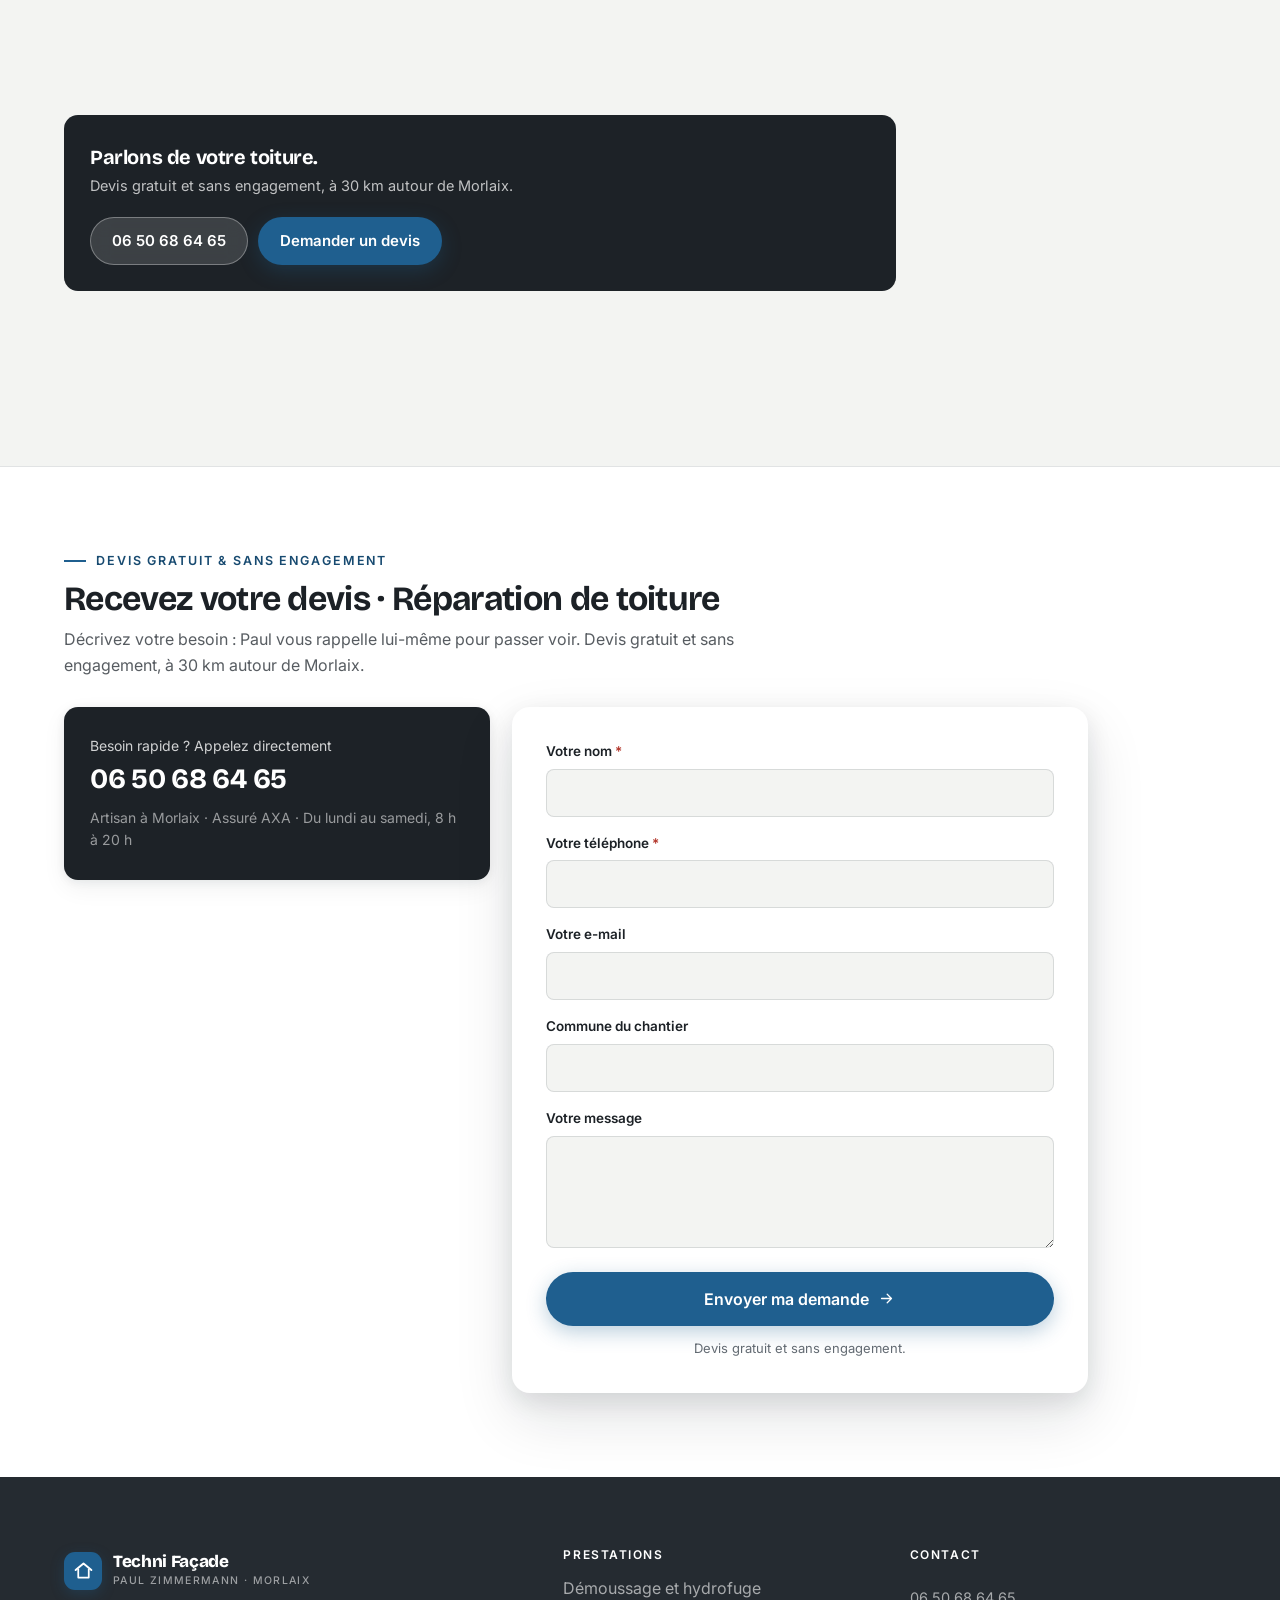
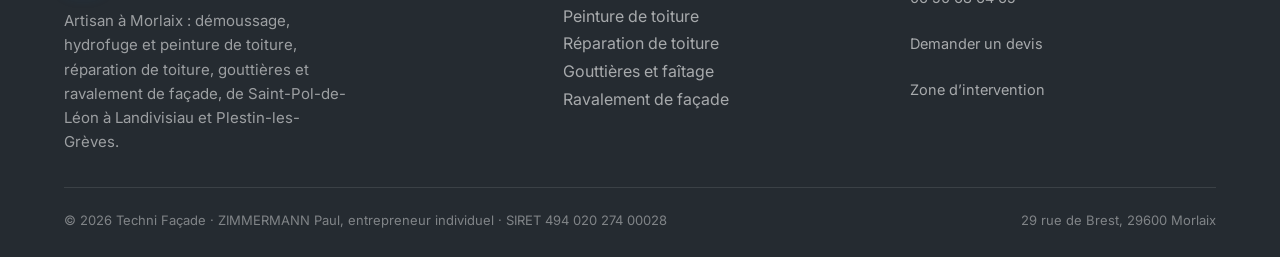
<file: reparation-toiture/index.html>
<!DOCTYPE html>
<html lang="fr">
<head>
<meta charset="UTF-8">
<meta name="viewport" content="width=device-width, initial-scale=1">
<title>Réparation de toiture à Morlaix&nbsp;: fuite, tuiles · Techni Façade</title>
<meta name="description" content="Réparation de toiture autour de Morlaix&nbsp;: fuite, tuiles ou ardoises à remplacer, faîtage, gouttières, fenêtre de toit. Devis gratuit, du lundi au samedi.">
<link rel="canonical" href="https://netfox-agency.github.io/zimmermann/reparation-toiture/">
<meta name="robots" content="noindex, nofollow">
<meta property="og:type" content="website">
<meta property="og:locale" content="fr_FR">
<meta property="og:site_name" content="Techni Façade">
<meta property="og:title" content="Réparation de toiture à Morlaix · Techni Façade">
<meta property="og:description" content="Réparation de toiture autour de Morlaix&nbsp;: fuite, tuiles ou ardoises à remplacer, faîtage, gouttières, fenêtre de toit. Devis gratuit, du lundi au samedi.">
<meta property="og:url" content="https://netfox-agency.github.io/zimmermann/reparation-toiture/">
<meta property="og:image" content="https://netfox-agency.github.io/zimmermann/assets/img/toiture-tuile-apres.jpg">
<link rel="icon" href="../assets/favicon.svg" type="image/svg+xml">
<meta name="theme-color" content="#1d2227">
<link rel="preconnect" href="https://fonts.googleapis.com">
<link rel="preconnect" href="https://fonts.gstatic.com" crossorigin>
<link href="https://fonts.googleapis.com/css2?family=Bricolage+Grotesque:opsz,wght@12..96,600;12..96,700;12..96,800&family=Inter:wght@400;500;600;700&display=swap" rel="stylesheet">
<link rel="stylesheet" href="../assets/styles.css?v=6">
<style>
  /* Page prestation : réutilise le design system (variables, kicker, faq, btn). */
  /* Hero sombre : en haut de page la navbar se fond dedans, et reprend son
     fond clair des que le JS pose .scrolled. Sans ca, une barre blanche
     tranche brutalement sur l'aplat sombre. */
  .site-nav:not(.scrolled) { background: transparent; box-shadow: none; }
  .site-nav:not(.scrolled) .brand-txt b { color: #fff; }
  .site-nav:not(.scrolled) .brand-txt span { color: rgba(255, 255, 255, .62); }
  .site-nav:not(.scrolled) .nav-links a { color: rgba(255, 255, 255, .82); }
  .site-nav:not(.scrolled) .nav-links a:hover { color: #fff; }
  .site-nav:not(.scrolled) .nav-tel { color: #fff; }
  .site-nav:not(.scrolled) .burger i,
  .site-nav:not(.scrolled) .burger i::before,
  .site-nav:not(.scrolled) .burger i::after { background: #fff; }
  .site-nav.scrolled { background: rgba(255, 255, 255, .92); -webkit-backdrop-filter: blur(16px); backdrop-filter: blur(16px); box-shadow: 0 1px 0 var(--line); }
  .svc { padding-block: clamp(120px, 14vw, 150px) clamp(64px, 8vw, 112px); }
  .crumbs { font-size: 13px; color: var(--text-mute); margin-bottom: 26px; }
  .crumbs a { color: var(--text-mute); text-decoration: none; }
  .crumbs a:hover { color: var(--accent-deep); }
  .crumbs span { margin: 0 8px; color: var(--accent); }
  .svc h1 { font-size: clamp(30px, 4.4vw, 50px); margin: 14px 0 18px; text-wrap: balance; }
  .svc .lead { margin-top: 0; }
  .svc-meta { margin: 22px 0 0; font-size: 12.5px; font-weight: 600; letter-spacing: .14em; text-transform: uppercase; color: var(--text-mute); }
  .svc h2 { font-size: clamp(21px, 2.6vw, 28px); margin: 44px 0 14px; text-wrap: balance; }
  .svc p { color: var(--text-soft); margin-bottom: 14px; text-wrap: pretty; }
  .svc figure { margin: 34px 0 8px; border-radius: var(--r-md); overflow: hidden; box-shadow: var(--sh-sm); position: relative; }
  .svc figure img { width: 100%; aspect-ratio: 16 / 9; object-fit: cover; }
  .svc figcaption { position: absolute; left: 12px; bottom: 12px; padding: 5px 11px; border-radius: 999px; background: rgba(26, 20, 14, .82); color: #fff; font-size: 11.5px; font-weight: 600; }
  .svc .faq-list { margin-top: 8px; }
  .svc-related { margin-top: 40px; padding-top: 18px; border-top: 1px solid var(--line); display: flex; align-items: baseline; gap: 16px; flex-wrap: wrap; }
  .svc-related b { font-family: var(--display); font-size: 15px; color: var(--ink); }
  .svc-related a { font-size: 15px; }
  .svc-cta { margin-top: 44px; padding: 26px; border-radius: var(--r-md); background: var(--navy-1); color: rgba(255,255,255,.72); display: flex; align-items: center; justify-content: space-between; gap: 18px; flex-wrap: wrap; }
  .svc-cta b { display: block; font-family: var(--display); font-size: 20px; color: #fff; letter-spacing: -.02em; }
  .svc-cta span { font-size: 14.5px; }
  .svc-cta .btns { display: flex; gap: 10px; flex-wrap: wrap; }
  @media (max-width: 640px) { .svc-cta { flex-direction: column; align-items: flex-start; } }
</style>
</head>
<body>

<a href="#main" class="sr-only">Aller au contenu</a>

<nav class="site-nav scrolled" id="nav" aria-label="Navigation principale">
  <div class="nav-inner">
    <a href="#main" class="brand" aria-label="Techni Façade">
      <span class="brand-mark" aria-hidden="true">
        <svg viewBox="0 0 24 24" fill="none"><path d="M3 11.5 12 4l9 7.5" stroke="currentColor" stroke-width="2.2" stroke-linecap="round" stroke-linejoin="round"/><path d="M6 10v10h12V10" stroke="currentColor" stroke-width="2" stroke-linejoin="round"/></svg>
      </span>
      <span class="brand-txt"><b>Techni Façade</b><span>Paul Zimmermann · Morlaix</span></span>
    </a>
    <ul class="nav-links">
      <li><a href="#methode">La méthode</a></li>
      <li><a href="#prix">Prix</a></li>
      <li><a href="#zone">Zone</a></li>
      <li><a href="#faq">Questions</a></li>
    </ul>
    <div class="nav-cta">
      <a href="tel:+33650686465" class="nav-tel">
        <svg viewBox="0 0 24 24" fill="none" aria-hidden="true"><path d="M6.5 4h3l1.2 3.5-2 1.3a11 11 0 0 0 4.5 4.5l1.3-2 3.5 1.2v3a2 2 0 0 1-2.2 2A15.5 15.5 0 0 1 4.5 6.2 2 2 0 0 1 6.5 4Z" stroke="currentColor" stroke-width="1.7" stroke-linejoin="round"/></svg>
        06 50 68 64 65
      </a>
      <a href="#devis" class="btn btn-accent">Devis gratuit</a>
      <button class="burger" id="burger" aria-expanded="false" aria-controls="mobile-menu" aria-label="Ouvrir le menu"><i></i></button>
    </div>
  </div>
</nav>
<ul class="mobile-menu" id="mobile-menu">
  <li><a href="#methode">La méthode</a></li>
  <li><a href="#prix">Prix</a></li>
  <li><a href="#zone">Zone d’intervention</a></li>
  <li><a href="#devis">Demander un devis</a></li>
  <li><a href="tel:+33650686465">Appeler · 06 50 68 64 65</a></li>
</ul>

<main id="main" class="svc svc-lp">
  <section class="lp-band lp-band-hero">
    <div class="container">
    <div class="lp-hero">
    <div class="lp-hero-txt">
    <p class="kicker">Réparation · Morlaix et alentours</p>
    <h1>Réparation de toiture autour de Morlaix</h1>
    <p class="lead">Tuiles ou ardoises cassées, faîtage ouvert, gouttière qui déborde, fenêtre de toit qui fuit&nbsp;: Paul répare élément par élément, sans vous vendre une toiture neuve.</p>
    <p class="svc-meta">Devis gratuit · Assuré AXA · Du lundi au samedi</p>
    <div class="svc-hero-cta">
      <a href="tel:+33650686465" class="btn btn-accent btn-lg">Appeler · 06 50 68 64 65</a>
      <a href="#devis-express" class="btn btn-ghost btn-lg">Devis gratuit en ligne</a>
    </div>
    <ul class="svc-trust">
      <li><span>✓</span> Tuiles, ardoises, faîtage, gouttières, fenêtres de toit</li>
      <li><span>✓</span> Paul vous répond lui-même, pas un standard</li>
      <li><span>✓</span> Assuré AXA, attestation sur demande</li>
      <li><span>✓</span> Devis gratuit, écrit, sans engagement</li>
    </ul>
    </div>
    <div class="express">
      <div class="express-txt">
        <b>Votre devis gratuit</b>
        <span>Laissez votre numéro, Paul vous rappelle pour passer voir.<span class="lp-tel-bis"> Ou appelez directement le
          <a href="tel:+33650686465">06 50 68 64 65</a>.</span></span>
      </div>
      <div class="form">
        <form id="devis-express" novalidate>
          <input type="hidden" name="access_key" value="REMPLACER_PAR_VOTRE_CLE_WEB3FORMS">
          <input type="hidden" name="subject" value="Rappel express · Réparation de toiture · Techni Façade">
          <input type="hidden" name="from_name" value="Landing Techni Façade">
          <input type="hidden" name="prestation" value="Réparation de toiture">
          <input type="checkbox" name="botcheck" class="sr-only" tabindex="-1" autocomplete="off">
          <div class="express-champs">
            <div class="field">
              <label for="x-nom">Votre nom <span class="req" aria-hidden="true">*</span></label>
              <input type="text" id="x-nom" name="nom" autocomplete="name" placeholder="Nom et prénom" required>
              <p class="err">Merci d’indiquer votre nom.</p>
            </div>
            <div class="field">
              <label for="x-tel">Votre téléphone <span class="req" aria-hidden="true">*</span></label>
              <input type="tel" id="x-tel" name="telephone" autocomplete="tel" inputmode="tel" placeholder="06 00 00 00 00" required>
              <p class="err">Merci d’indiquer un téléphone où vous joindre.</p>
            </div>
          </div>
            <div class="field">
              <label for="x-ville">Commune du chantier <span class="req" aria-hidden="true">*</span></label>
              <input type="text" id="x-ville" name="commune" autocomplete="address-level2" placeholder="Morlaix, Saint-Pol-de-Léon…" required>
              <p class="err">Merci d’indiquer la commune du chantier.</p>
            </div>
          <button type="submit" class="btn btn-accent btn-lg">Recevoir mon devis
            <svg class="ar" viewBox="0 0 24 24" fill="none" aria-hidden="true"><path d="M5 12h14M13 6l6 6-6 6" stroke="currentColor" stroke-width="1.8" stroke-linecap="round" stroke-linejoin="round"/></svg>
          </button>
          <p class="form-foot">Gratuit et sans engagement. Votre numéro sert uniquement à vous rappeler.</p>
        </form>
        <div class="form-state" role="status" aria-live="polite">
          <div class="ico"><svg width="24" height="24" viewBox="0 0 24 24" fill="none" aria-hidden="true"><path d="M20 6 9 17l-5-5" stroke="currentColor" stroke-width="2.5" stroke-linecap="round" stroke-linejoin="round"/></svg></div>
          <b>C’est noté.</b>
          <p>Paul vous rappelle lui-même, du lundi au samedi.</p>
          <a href="tel:+33650686465" class="fallback-tel">06 50 68 64 65</a>
        </div>
        <div class="form-state is-error" role="alert" aria-live="assertive">
          <div class="ico"><svg width="24" height="24" viewBox="0 0 24 24" fill="none" aria-hidden="true"><circle cx="12" cy="12" r="9" stroke="currentColor" stroke-width="2"/><path d="M12 8v5M12 17h.01" stroke="currentColor" stroke-width="2.5" stroke-linecap="round"/></svg></div>
          <b>L’envoi n’a pas abouti.</b>
          <p>Appelez directement, il répond.</p>
          <a href="tel:+33650686465" class="fallback-tel">06 50 68 64 65</a>
        </div>
      </div>
    </div>
      <figure class="bapair lp-hero-paire"><div class="bapair-imgs"><div class="bapair-cell"><img src="../assets/img/tuile-rouge-avant.jpg" width="900" height="1200" fetchpriority="high" decoding="async" alt="Avant&nbsp;: Toiture en tuile reprise et remise en état par Paul."><span class="bapair-tag">Avant</span></div><div class="bapair-cell"><img src="../assets/img/tuile-rouge-apres.jpg" width="900" height="1200" fetchpriority="high" decoding="async" alt="Après&nbsp;: Toiture en tuile reprise et remise en état par Paul."><span class="bapair-tag after">Après</span></div></div><figcaption>Toiture en tuile reprise et remise en état par Paul.</figcaption></figure>
    </div>
    </div>
  </section>
  <section class="lp-band lp-band-blanc lp-chantiers" id="chantiers">
    <div class="container">
      <p class="kicker">Ses chantiers</p>
      <h2>Ses toitures, avant et après.</h2>
      <p class="lead">Des chantiers de Paul, photographiés avant et après son passage. Pas d’images de catalogue.</p>
      <div class="bapair-grid">
        <figure class="bapair"><div class="bapair-imgs"><div class="bapair-cell"><img src="../assets/img/faitage-avant.jpg" width="900" height="1200" loading="lazy" decoding="async" alt="Avant&nbsp;: Faîtage et tuiles remis en état"><span class="bapair-tag">Avant</span></div><div class="bapair-cell"><img src="../assets/img/faitage-apres.jpg" width="900" height="1200" loading="lazy" decoding="async" alt="Après&nbsp;: Faîtage et tuiles remis en état"><span class="bapair-tag after">Après</span></div></div><figcaption>Faîtage et tuiles remis en état</figcaption></figure>
        <figure class="bapair"><div class="bapair-imgs"><div class="bapair-cell"><img src="../assets/img/maison-toiture-avant.jpg" width="900" height="1200" loading="lazy" decoding="async" alt="Avant&nbsp;: Maison reprise, toit et façade"><span class="bapair-tag">Avant</span></div><div class="bapair-cell"><img src="../assets/img/maison-toiture-apres.jpg" width="900" height="1200" loading="lazy" decoding="async" alt="Après&nbsp;: Maison reprise, toit et façade"><span class="bapair-tag after">Après</span></div></div><figcaption>Maison reprise, toit et façade</figcaption></figure>
        <figure class="bapair"><div class="bapair-imgs"><div class="bapair-cell"><img src="../assets/img/toiture-tuile-avant.jpg" width="900" height="1200" loading="lazy" decoding="async" alt="Avant&nbsp;: Toiture en tuile nettoyée et remise en couleur"><span class="bapair-tag">Avant</span></div><div class="bapair-cell"><img src="../assets/img/toiture-tuile-apres.jpg" width="900" height="1200" loading="lazy" decoding="async" alt="Après&nbsp;: Toiture en tuile nettoyée et remise en couleur"><span class="bapair-tag after">Après</span></div></div><figcaption>Toiture en tuile nettoyée et remise en couleur</figcaption></figure>
        <figure class="bapair"><div class="bapair-imgs"><div class="bapair-cell"><img src="../assets/img/toiture-mousse-avant.jpg" width="900" height="1200" loading="lazy" decoding="async" alt="Avant&nbsp;: Toiture noircie par la mousse, nettoyée et traitée"><span class="bapair-tag">Avant</span></div><div class="bapair-cell"><img src="../assets/img/toiture-mousse-apres.jpg" width="900" height="1200" loading="lazy" decoding="async" alt="Après&nbsp;: Toiture noircie par la mousse, nettoyée et traitée"><span class="bapair-tag after">Après</span></div></div><figcaption>Toiture noircie par la mousse, nettoyée et traitée</figcaption></figure>
      </div>
      <div class="risque-cta">
        <a href="#devis-express" class="btn btn-accent btn-lg">Demander le même résultat</a>
        <a href="tel:+33650686465" class="btn btn-ghost-dark btn-lg">Appeler · 06 50 68 64 65</a>
      </div>
    </div>
  </section>
  <section class="lp-band lp-risque">
    <div class="container">
      <p class="kicker">Pourquoi ne pas attendre</p>
      <h2>Une fuite de toiture ne se referme jamais toute seule.</h2>
      <p class="lead">Une tache au plafond, une odeur d’humidité dans les combles, une tuile de travers&nbsp;: les signes sont discrets et le défaut, lui, s’agrandit à chaque coup de vent d’ouest.</p>
      <div class="risque-liste">
        <div class="risque">
          <span class="n">01</span>
          <div>
            <h3>L’eau arrive loin de son entrée</h3>
            <p>Elle chemine le long des liteaux et des chevrons avant d’apparaître. Réparer sous la tache, c’est réparer au mauvais endroit.</p>
          </div>
        </div>
        <div class="risque">
          <span class="n">02</span>
          <div>
            <h3>La charpente prend l’eau</h3>
            <p>Un bois qui reste humide travaille et se ramollit. C’est le poste qui coûte le plus cher.</p>
          </div>
        </div>
        <div class="risque">
          <span class="n">03</span>
          <div>
            <h3>L’isolant ne protège plus</h3>
            <p>Une laine gorgée d’eau perd son pouvoir isolant et ne sèche pas d’elle-même dans des combles fermés.</p>
          </div>
        </div>
        <div class="risque">
          <span class="n">04</span>
          <div>
            <h3>La facture change d’échelle</h3>
            <p>Quelques tuiles à reprendre à l’automne, un pan à refaire au printemps&nbsp;: entre les deux, il n’y a qu’un hiver de pluie.</p>
          </div>
        </div>
      </div>
      <div class="risque-cta">
        <a href="tel:+33650686465" class="btn btn-accent btn-lg">Appeler · 06 50 68 64 65</a>
        <a href="#devis-express" class="btn btn-glass btn-lg">Faire vérifier ma toiture</a>
      </div>
    </div>
  </section>
  <section class="lp-band lp-band-blanc lp-band-texte">
    <div class="container">
    <h2>Réparer élément par élément</h2>
    <p>Une tuile cassée, une ardoise glissée, un faîtage descellé, une gouttière percée, le raccord d’une fenêtre de toit&nbsp;: la plupart des fuites viennent d’un seul point. Paul le trouve et le répare, sans toucher au reste.</p>
    <p>Et quand il voit que le problème est plus large, il vous le dit franchement, photos à l’appui.</p>
    <h2>Après une tempête</h2>
    <p>Les coups de vent d’automne et d’hiver mettent les toitures du Léon et du Trégor à rude épreuve. Après un épisode violent, il sécurise d’abord, puis établit un devis détaillé, utilisable auprès de votre assurance.</p>
    <div class="urgent-box">
      <b>Automne et hiver&nbsp;: la saison à risque</b>
      <p>D’octobre à mars, les tempêtes révèlent les faiblesses des toitures. Une petite infiltration non traitée avant l’hiver devient une charpente à reprendre au printemps. Faites vérifier maintenant.</p>
    </div>
    </div>
  </section>
  <section class="lp-band" id="methode">
    <div class="container">
    <h2>Comment ça se passe</h2>
    <ol class="steps">
      <li><span class="step-n">01</span><b>Vous appelez</b><p>Paul vous répond lui-même, du lundi au samedi de 8 h à 20 h, et note ce que vous voyez.</p></li>
      <li><span class="step-n">02</span><b>Il passe voir</b><p>Il regarde l’état réel du toit&nbsp;: mousse, tuiles ou ardoises, faîtage, gouttières. C’est gratuit.</p></li>
      <li><span class="step-n">03</span><b>Devis écrit</b><p>Un devis détaillé poste par poste, l’urgent séparé de ce qui peut attendre.</p></li>
      <li><span class="step-n">04</span><b>Les travaux</b><p>Réalisés par Paul lui-même, photos avant et après à l’appui.</p></li>
    </ol>
    </div>
  </section>
  <section class="lp-band" id="prix">
    <div class="container">
    <h2>Combien coûte une réparation de toiture&nbsp;?</h2>
    <div class="budget-box">
      <p>Aucun artisan sérieux ne peut chiffrer sans avoir vu le toit. Le prix dépend de l’origine réelle de la fuite, du nombre d’éléments à reprendre, du matériau et de l’accès au toit.</p>
      <p><strong>Sa méthode&nbsp;:</strong> il passe voir le toit, trouve le point d’entrée de l’eau, puis vous remet un <strong>devis écrit, détaillé, gratuit et sans engagement</strong>. Une réparation ciblée n’a rien à voir avec une réfection complète&nbsp;: c’est tout l’intérêt de passer voir.</p>
      <a href="#devis" class="btn btn-accent">Recevoir mon devis gratuit</a>
    </div>
    </div>
  </section>
  <section class="lp-band" id="zone">
    <div class="container">
    <h2>Un artisan proche de chez vous</h2>
    <p>Installé à Morlaix, rue de Brest, Paul intervient dans un rayon de 30 km&nbsp;: Saint-Martin-des-Champs, Plourin-lès-Morlaix, Plouigneau, Taulé, Carantec, Saint-Pol-de-Léon, Roscoff, Landivisiau, Lanmeur, Plougasnou, Plestin-les-Grèves, Saint-Thégonnec, Pleyber-Christ et toutes les communes alentour. Plus loin, demandez&nbsp;: il se déplace selon le chantier.</p>

    <h2 id="faq">Questions fréquentes</h2>
    <div class="faq-list">
      <details name="faq">
        <summary>Que faire en cas de fuite active&nbsp;?</summary>
        <p class="answer">Mettez ce qui craint l’eau à l’abri, placez un récipient sous l’écoulement et appelez Paul. Le passage se cale en priorité quand l’eau entre.</p>
      </details>
      <details name="faq">
        <summary>Réparez-vous les fenêtres de toit&nbsp;?</summary>
        <p class="answer">Oui&nbsp;: remplacement, raccord d’étanchéité autour du châssis, reprise des tuiles ou ardoises autour.</p>
      </details>
      <details name="faq">
        <summary>Changez-vous les gouttières&nbsp;?</summary>
        <p class="answer">Oui, réparation comme remplacement. Une gouttière qui déborde envoie l’eau sur la façade et en pied de mur.</p>
      </details>
      <details name="faq">
        <summary>Mon assurance prend-elle en charge&nbsp;?</summary>
        <p class="answer">Après une tempête, souvent oui, selon votre contrat. Le devis détaillé et les photos servent à votre déclaration.</p>
      </details>
    </div>
    </div>
  </section>
  <section class="lp-band lp-band-cta">
    <div class="container">
    <div class="svc-cta">
      <div>
        <b>Parlons de votre toiture.</b>
        <span>Devis gratuit et sans engagement, à 30 km autour de Morlaix.</span>
      </div>
      <div class="btns">
        <a href="tel:+33650686465" class="btn btn-glass">06 50 68 64 65</a>
        <a href="#devis" class="btn btn-accent">Demander un devis</a>
      </div>
    </div>
    </div>
  </section>
</main>


<section id="devis" class="svc-formsec lp-formsec">
  <div class="container">
    <p class="kicker">Devis gratuit &amp; sans engagement</p>
    <h2 class="svc-formsec-h">Recevez votre devis · Réparation de toiture</h2>
    <p class="svc-formsec-lead">Décrivez votre besoin&nbsp;: Paul vous rappelle lui-même pour passer voir. Devis gratuit et sans engagement, à 30 km autour de Morlaix.</p>
    <div class="svc-formsec-grid">
      <a href="tel:+33650686465" class="svc-callcard">
        <span>Besoin rapide&nbsp;? Appelez directement</span>
        <b>06 50 68 64 65</b>
        <span class="svc-callcard-note">Artisan à Morlaix · Assuré AXA · Du lundi au samedi, 8 h à 20 h</span>
      </a>
      <div class="form">
        <form id="devis-form" novalidate>
          <input type="hidden" name="access_key" value="REMPLACER_PAR_VOTRE_CLE_WEB3FORMS">
          <input type="hidden" name="subject" value="Devis Réparation de toiture · Techni Façade">
          <input type="hidden" name="from_name" value="Landing Techni Façade">
          <input type="hidden" name="prestation" value="Réparation de toiture">
          <input type="checkbox" name="botcheck" class="sr-only" tabindex="-1" autocomplete="off">
          <div class="field">
            <label for="f-nom">Votre nom <span class="req" aria-hidden="true">*</span></label>
            <input type="text" id="f-nom" name="nom" autocomplete="name" required>
            <p class="err">Merci d’indiquer votre nom.</p>
          </div>
          <div class="field">
            <label for="f-tel">Votre téléphone <span class="req" aria-hidden="true">*</span></label>
            <input type="tel" id="f-tel" name="telephone" autocomplete="tel" inputmode="tel" required>
            <p class="err">Merci d’indiquer un téléphone où vous joindre.</p>
          </div>
          <div class="field">
            <label for="f-mail">Votre e-mail</label>
            <input type="email" id="f-mail" name="email" autocomplete="email" inputmode="email">
            <p class="err">Cet e-mail ne semble pas valide.</p>
          </div>
          <div class="field">
            <label for="f-ville">Commune du chantier</label>
            <input type="text" id="f-ville" name="commune" autocomplete="address-level2">
          </div>
          <div class="field">
            <label for="f-msg">Votre message</label>
            <textarea id="f-msg" name="message"></textarea>
          </div>
          <button type="submit" class="btn btn-accent btn-lg" id="submit-btn">Envoyer ma demande
            <svg class="ar" viewBox="0 0 24 24" fill="none" aria-hidden="true"><path d="M5 12h14M13 6l6 6-6 6" stroke="currentColor" stroke-width="1.8" stroke-linecap="round" stroke-linejoin="round"/></svg>
          </button>
          <p class="form-foot">Devis gratuit et sans engagement.</p>
        </form>
        <div class="form-state" id="form-ok" role="status" aria-live="polite">
          <div class="ico"><svg width="24" height="24" viewBox="0 0 24 24" fill="none" aria-hidden="true"><path d="M20 6 9 17l-5-5" stroke="currentColor" stroke-width="2.5" stroke-linecap="round" stroke-linejoin="round"/></svg></div>
          <b>Message reçu.</b>
          <p>Paul vous rappelle lui-même pour convenir d’un passage.</p>
          <a href="tel:+33650686465" class="fallback-tel">06 50 68 64 65</a>
        </div>
        <div class="form-state is-error" id="form-ko" role="alert" aria-live="assertive">
          <div class="ico"><svg width="24" height="24" viewBox="0 0 24 24" fill="none" aria-hidden="true"><circle cx="12" cy="12" r="9" stroke="currentColor" stroke-width="2"/><path d="M12 8v5M12 17h.01" stroke="currentColor" stroke-width="2.5" stroke-linecap="round"/></svg></div>
          <b>L’envoi n’a pas abouti.</b>
          <p>Le plus simple est de l’appeler directement&nbsp;: il répond.</p>
          <a href="tel:+33650686465" class="fallback-tel">06 50 68 64 65</a>
        </div>
      </div>
    </div>
  </div>
</section>

<footer class="footer">
  <div class="container">
    <div class="footer-grid">
      <div class="footer-brand">
        <a href="#main" class="brand">
          <span class="brand-mark" aria-hidden="true">
            <svg viewBox="0 0 24 24" fill="none"><path d="M3 11.5 12 4l9 7.5" stroke="currentColor" stroke-width="2.2" stroke-linecap="round" stroke-linejoin="round"/><path d="M6 10v10h12V10" stroke="currentColor" stroke-width="2" stroke-linejoin="round"/></svg>
          </span>
          <span class="brand-txt"><b>Techni Façade</b><span>Paul Zimmermann · Morlaix</span></span>
        </a>
        <p>Artisan à Morlaix&nbsp;: démoussage, hydrofuge et peinture de toiture, réparation de toiture, gouttières et ravalement de façade, de Saint-Pol-de-Léon à Landivisiau et Plestin-les-Grèves.</p>
      </div>
      <div>
        <h3>Prestations</h3>
        <ul>
          <li>Démoussage et hydrofuge</li>
          <li>Peinture de toiture</li>
          <li>Réparation de toiture</li>
          <li>Gouttières et faîtage</li>
          <li>Ravalement de façade</li>
        </ul>
      </div>
      <div>
        <h3>Contact</h3>
        <ul>
          <li><a href="tel:+33650686465">06 50 68 64 65</a></li>
          <li><a href="#devis">Demander un devis</a></li>
          <li><a href="#zone">Zone d’intervention</a></li>
        </ul>
      </div>
    </div>
    <div class="footer-bot">
      <span>© 2026 Techni Façade · ZIMMERMANN Paul, entrepreneur individuel · SIRET 494 020 274 00028</span>
      <span>29 rue de Brest, 29600 Morlaix</span>
    </div>
  </div>
</footer>
<div class="callbar" id="callbar">
  <a href="tel:+33650686465" class="btn btn-glass">
    <svg width="15" height="15" viewBox="0 0 24 24" fill="none" aria-hidden="true"><path d="M6.5 4h3l1.2 3.5-2 1.3a11 11 0 0 0 4.5 4.5l1.3-2 3.5 1.2v3a2 2 0 0 1-2.2 2A15.5 15.5 0 0 1 4.5 6.2 2 2 0 0 1 6.5 4Z" stroke="currentColor" stroke-width="1.7" stroke-linejoin="round"/></svg>
    Appeler
  </a>
  <a href="#devis" class="btn btn-accent">Devis gratuit</a>
</div>

<script type="application/ld+json">
{"@context":"https://schema.org","@type":"RoofingContractor","name":"Techni Façade","telephone":"+33650686465","url":"https://netfox-agency.github.io/zimmermann/reparation-toiture/","address":{"@type":"PostalAddress","streetAddress":"29 rue de Brest","addressLocality":"Morlaix","postalCode":"29600","addressRegion":"Bretagne","addressCountry":"FR"},"areaServed":"Morlaix, Saint-Martin-des-Champs, Saint-Pol-de-Léon, Landivisiau, Carantec, Roscoff, Plouigneau, Plestin-les-Grèves"}
</script>
<script src="../assets/script.js?v=6" defer></script>
</body>
</html>
</file>
<file: assets/styles.css>
/* ============================================================
   Techni Façade · Paul Zimmermann, Morlaix
   Gabarit de landing artisan, habillé
   aux couleurs de son logo : gris ardoise, bleu d'action, jaune réservé
   aux fonds sombres. Aucun hex en dur hors de :root.
   ============================================================ */

:root {
  /* Palette métier couvreur : terre cuite (tuile), charbon chaud (ardoise
     brûlée / zinc patiné), papier chaud (pierre). Le bleu SaaS d'origine
     (hérité d'un gabarit de nettoyage) ne disait pas le
     secteur. Neutres chauds cohérents, aucun mélange chaud/froid. */
  --ink:        #1c2126;
  --text:       rgba(28, 33, 38, 0.88);
  --text-soft:  rgba(40, 46, 53, 0.78);
  --text-mute:  #626a72;

  --bg:         #f3f4f2;
  --bg-deep:    #e9ece9;
  --surface:    #ffffff;

  --line:       rgba(30, 40, 50, 0.13);
  --line-soft:  rgba(30, 40, 50, 0.07);

  --accent:        #1f5f8f;
  --accent-deep:   #174a70;
  --accent-bright: #f2c230;
  --accent-tint:   rgba(31, 95, 143, .09);
  --accent-tint-2: rgba(31, 95, 143, .16);

  /* Noms hérités du gabarit d'origine ; valeurs = charbon chaud. */
  --navy-1: #1d2227;
  --navy-2: #252b31;

  --danger:      #b3362b;
  --danger-tint: rgba(179, 54, 43, .12);

  /* Rayons resserrés : le tout-arrondi « bulle » est un tell IA/SaaS. */
  --r-xs: 8px;
  --r-sm: 10px;
  --r-md: 14px;
  --r-lg: 18px;
  --r-xl: 24px;

  --sh-sm: 0 2px 10px rgba(20, 28, 36, .07), 0 8px 24px rgba(20, 28, 36, .06);
  --sh-lg: 0 8px 24px rgba(20, 28, 36, .10), 0 24px 60px rgba(20, 28, 36, .12);

  --maxw: 1200px;
  --display: "Bricolage Grotesque", ui-sans-serif, sans-serif;
  --font: "Inter", ui-sans-serif, sans-serif;
  --ease: cubic-bezier(.2, .8, .2, 1);
}

*, *::before, *::after { box-sizing: border-box; margin: 0; padding: 0; }
/* scroll-padding-top : la navbar est fixe et fait 78px. Sans cette réserve,
   chaque clic du menu fait atterrir le titre de section SOUS la barre. */
html { scroll-behavior: smooth; -webkit-text-size-adjust: 100%; scroll-padding-top: 96px; }

body {
  font-family: var(--font);
  font-size: 16px;
  line-height: 1.62;
  color: var(--text);
  background: var(--bg);
  -webkit-font-smoothing: antialiased;
  overflow-x: hidden;
}

/* height:auto : les attributs width/height du HTML posent une hauteur fixe
   qui neutraliserait aspect-ratio. Les règles plus spécifiques reprennent
   la main avec height:100%. */
img, video { max-width: 100%; display: block; height: auto; }

h1, h2, h3 { font-family: var(--display); color: var(--ink); letter-spacing: -.03em; line-height: 1.06; font-weight: 700; }

/* --accent sur --bg ne donne que 4,06:1 — sous le minimum AA de 4,5 pour du
   texte. On réserve --accent aux aplats (boutons, icônes) et on passe le texte
   en --accent-deep (6,4:1). */
a { color: var(--accent-deep); text-underline-offset: 3px; }
.prose a:visited { color: var(--navy-2); }

:focus-visible { outline: 2px solid var(--accent); outline-offset: 3px; border-radius: 4px; }
/* Sur les fonds sombres, l'anneau bleu standard se noie — variante claire. */
.hero :focus-visible, .section.dark :focus-visible, .footer :focus-visible,
.callbar :focus-visible, .mobile-menu :focus-visible {
  outline-color: var(--accent-bright);
}

/* ---------- Micro-typographie ---------- */
::selection { background: var(--accent); color: #fff; }
h2, h3 { text-wrap: balance; }
.lead, .b-card p, .faq-list .answer, .step > span:not(.step-n) { text-wrap: pretty; }

.container { max-width: var(--maxw); margin-inline: auto; padding-inline: 24px; }
.section { padding-block: clamp(64px, 8vw, 112px); position: relative; }

.sr-only {
  position: absolute; width: 1px; height: 1px; padding: 0; margin: -1px;
  overflow: hidden; clip: rect(0 0 0 0); white-space: nowrap; border: 0;
}

.chip {
  display: inline-flex; align-items: center; gap: 8px;
  padding: 7px 14px; border-radius: 999px;
  background: var(--accent-tint); color: var(--accent-deep);
  font-size: 13px; font-weight: 600; letter-spacing: .02em;
}
.chip svg { width: 15px; height: 15px; flex: none; }

/* Kicker éditorial : remplace les pilules-icônes en tête de section (grammaire
   template/SaaS). Un trait terre cuite, des capitales espacées, rien d'autre. */
.kicker {
  display: flex; align-items: center; gap: 10px;
  font-size: 12.5px; font-weight: 600; letter-spacing: .15em;
  text-transform: uppercase; color: var(--accent-deep);
}
.kicker::before { content: ""; width: 22px; height: 2px; background: var(--accent); flex: none; }
.dark .kicker { color: var(--accent-bright); }
.dark .kicker::before { background: var(--accent-bright); }

/* Spécimen de matériaux (intro) — la palette de l'artisan en petites capitales. */
.materials {
  margin-top: 24px; font-size: 12.5px; font-weight: 600;
  letter-spacing: .16em; text-transform: uppercase; color: var(--text-mute);
}

.h2 { font-size: clamp(28px, 3.6vw, 46px); margin-top: 14px; }
.lead { margin-top: 16px; font-size: clamp(16px, 1.3vw, 18px); color: var(--text-soft); max-width: 58ch; }

/* ---------- Boutons ---------- */
.btn {
  display: inline-flex; align-items: center; justify-content: center; gap: 9px;
  min-height: 48px; padding: 0 22px;
  border-radius: 999px; border: 0; cursor: pointer;
  font-family: var(--font); font-size: 15px; font-weight: 600;
  text-decoration: none; white-space: nowrap;
  transition: background .25s var(--ease), transform .2s var(--ease), box-shadow .25s var(--ease);
}
.btn .ar { width: 17px; height: 17px; flex: none; transition: transform .25s var(--ease); }
.btn:hover .ar { transform: translateX(3px); }
.btn:active { transform: translateY(1px); }
.btn-lg { min-height: 54px; padding: 0 26px; font-size: 16px; }

.btn-accent { background: var(--accent); color: #fff; box-shadow: 0 6px 20px rgba(31, 95, 143, .30); }
.btn-accent:hover { background: var(--accent-deep); }
.btn-light { background: #fff; color: var(--ink); box-shadow: var(--sh-sm); }
.btn-light:hover { background: var(--bg); }
.btn-glass {
  background: rgba(255, 255, 255, .14); color: #fff;
  box-shadow: inset 0 0 0 1px rgba(255, 255, 255, .32);
  -webkit-backdrop-filter: blur(10px); backdrop-filter: blur(10px);
}
.btn-glass:hover { background: rgba(255, 255, 255, .24); }
.btn-ghost { background: transparent; color: var(--ink); box-shadow: inset 0 0 0 1px var(--line); }
.btn-ghost:hover { box-shadow: inset 0 0 0 1px var(--ink); }

/* ============================================================
   NAV
   ============================================================ */
.site-nav {
  position: fixed; inset: 0 0 auto; z-index: 60;
  transition: background .3s var(--ease), box-shadow .3s var(--ease);
}
.site-nav.scrolled {
  background: rgba(255, 255, 255, .88);
  -webkit-backdrop-filter: blur(16px); backdrop-filter: blur(16px);
  box-shadow: 0 1px 0 var(--line);
}
.nav-inner {
  max-width: var(--maxw); margin-inline: auto; padding: 18px 24px;
  display: flex; align-items: center; gap: 28px;
}
.brand { display: flex; align-items: center; gap: 11px; text-decoration: none; margin-right: auto; min-height: 44px; }
.brand-mark {
  width: 38px; height: 38px; border-radius: 11px; flex: none;
  background: var(--accent); display: grid; place-items: center;
  box-shadow: 0 4px 14px rgba(31, 95, 143, .3);
}
.brand-mark svg { width: 21px; height: 21px; color: #fff; }
.brand-txt b {
  display: block; font-family: var(--display); font-size: 17px;
  font-weight: 800; letter-spacing: -.02em; color: #fff; line-height: 1.1;
}
.brand-txt span {
  display: block; font-size: 10.5px; letter-spacing: .13em;
  text-transform: uppercase; color: rgba(255, 255, 255, .62); font-weight: 500;
}
.site-nav.scrolled .brand-txt b { color: var(--ink); }
.site-nav.scrolled .brand-txt span { color: var(--text-mute); }

.nav-links { display: flex; gap: 26px; list-style: none; }
.nav-links a {
  font-size: 14.5px; font-weight: 500; text-decoration: none;
  color: rgba(255, 255, 255, .82); transition: color .2s var(--ease);
}
.nav-links a:hover { color: #fff; }
.site-nav.scrolled .nav-links a { color: var(--text-soft); }
.site-nav.scrolled .nav-links a:hover { color: var(--accent); }

.nav-cta { display: flex; align-items: center; gap: 16px; }
.nav-tel {
  display: inline-flex; align-items: center; gap: 7px;
  font-size: 14.5px; font-weight: 700; color: #fff;
  text-decoration: none; white-space: nowrap;
}
.nav-tel svg { width: 15px; height: 15px; color: var(--accent-bright); }
.site-nav.scrolled .nav-tel { color: var(--ink); }
.nav-cta .btn { min-height: 42px; font-size: 14.5px; }

.burger {
  display: none; flex: none;
  width: 44px; height: 44px; border: 0; background: none; cursor: pointer;
  align-items: center; justify-content: center;
}
.burger i {
  display: block; width: 20px; height: 2px; border-radius: 2px;
  background: #fff; position: relative; transition: background .2s var(--ease);
}
.burger i::before, .burger i::after {
  content: ""; position: absolute; left: 0; width: 20px; height: 2px;
  border-radius: 2px; background: #fff; transition: transform .28s var(--ease);
}
.burger i::before { top: -6px; }
.burger i::after { top: 6px; }
.site-nav.scrolled .burger i, .site-nav.scrolled .burger i::before, .site-nav.scrolled .burger i::after { background: var(--ink); }
.burger[aria-expanded="true"] i { background: transparent !important; }
.burger[aria-expanded="true"] i::before { transform: translateY(6px) rotate(45deg); }
.burger[aria-expanded="true"] i::after { transform: translateY(-6px) rotate(-45deg); }

.mobile-menu { display: none; }

/* ============================================================
   HERO
   ============================================================ */
.hero {
  position: relative;
  min-height: clamp(620px, 96vh, 960px);
  display: flex; align-items: flex-end;
  overflow: hidden;
  background: var(--navy-1);
  padding-top: 104px;
}
.hero-media { position: absolute; inset: 0; z-index: 0; background: var(--navy-1); }
.hero-media video, .hero-media img {
  /* Sujet (couvreur + mains) dans la moitié droite de la photo : le cadrage
     le garde entier, le texte occupe la gauche assombrie par le voile. */
  width: 100%; height: 100%; object-fit: cover; object-position: center 40%;
}
/* Trois dégradés, aucun voile global — la droite de l'image reste nette :
   1. vers le haut  : assied le texte du hero
   2. vers la droite : dégage le sujet
   3. vers le bas   : la vidéo a un ciel cramé en blanc pur au centre, sur
      lequel le texte blanc de la navbar devenait invisible. Cette bande
      garantit le contraste de la nav quelle que soit l'image dessous. */
.hero-media::after {
  content: ""; position: absolute; inset: 0;
  background:
    linear-gradient(to top, rgba(16, 20, 24, .94) 0%, rgba(16, 20, 24, .72) 26%, rgba(16, 20, 24, .34) 48%, rgba(16, 20, 24, 0) 70%),
    linear-gradient(to right, rgba(16, 20, 24, .66) 0%, rgba(16, 20, 24, .18) 48%, rgba(16, 20, 24, 0) 74%),
    linear-gradient(to bottom, rgba(16, 20, 24, .62) 0%, rgba(16, 20, 24, .28) 9%, rgba(16, 20, 24, 0) 18%);
}
.hero-inner {
  position: relative; z-index: 2; width: 100%;
  max-width: var(--maxw); margin-inline: auto;
  padding: 0 24px clamp(64px, 8vw, 104px);
}
.hero-label {
  display: inline-flex; align-items: center; gap: 9px;
  padding: 8px 16px; border-radius: 999px;
  background: rgba(255, 255, 255, .13);
  -webkit-backdrop-filter: blur(10px); backdrop-filter: blur(10px);
  box-shadow: inset 0 0 0 1px rgba(255, 255, 255, .28);
  color: #fff; font-size: 13.5px; font-weight: 500;
}
.hero-label svg { width: 16px; height: 16px; color: var(--accent-bright); flex: none; }

.hero h1 {
  font-family: var(--display);
  font-size: clamp(36px, 6.4vw, 82px);
  font-weight: 700; line-height: .98; letter-spacing: -.035em;
  color: #fff; max-width: 15ch; margin-top: 22px;
  text-shadow: 0 4px 30px rgba(6, 12, 24, .4);
}
.hero h1 em { font-style: normal; color: var(--accent-bright); }
.hero-sub {
  margin-top: 22px; max-width: 52ch;
  font-size: clamp(15.5px, 1.5vw, 19px); color: rgba(255, 255, 255, .9);
  text-shadow: 0 1px 4px rgba(6, 12, 24, .55);
}
.hero-cta { display: flex; flex-wrap: wrap; gap: 12px; margin-top: 32px; }


.hero-wave { position: absolute; left: 0; right: 0; bottom: -1px; z-index: 3; line-height: 0; pointer-events: none; }
.hero-wave svg { width: 100%; height: clamp(40px, 6vw, 78px); display: block; }
.hero-wave path { fill: var(--bg); }

/* ============================================================
   INTRO (split)
   ============================================================ */
.split { display: grid; grid-template-columns: 1fr 1fr; gap: 56px; align-items: center; }


.intro-visual { border-radius: var(--r-lg); overflow: hidden; box-shadow: var(--sh-lg); position: relative; }
.intro-visual img { width: 100%; aspect-ratio: 4 / 3; object-fit: cover; }
.intro-visual figcaption {
  position: absolute; left: 14px; bottom: 14px;
  padding: 7px 13px; border-radius: 999px;
  background: rgba(26, 20, 14, .82);
  -webkit-backdrop-filter: blur(8px); backdrop-filter: blur(8px);
  color: #fff; font-size: 12px; font-weight: 600; letter-spacing: .04em;
}

/* ============================================================
   SERVICES — bento
   ============================================================ */
.sec-head { max-width: 46rem; margin-bottom: clamp(32px, 4vw, 52px); }

.bento { display: grid; grid-template-columns: repeat(6, 1fr); grid-auto-rows: 232px; gap: 18px; }
.b-card {
  position: relative; border-radius: var(--r-md); overflow: hidden; cursor: pointer;
  display: flex; flex-direction: column; justify-content: flex-end;
  box-shadow: var(--sh-sm); text-decoration: none;
  transition: transform .35s var(--ease), box-shadow .35s var(--ease);
  grid-column: span 3;
}
.b-card.feat { grid-column: span 3; grid-row: span 2; }
.b-card:hover { transform: translateY(-4px); box-shadow: var(--sh-lg); }
.b-card img { position: absolute; inset: 0; width: 100%; height: 100%; object-fit: cover; z-index: 0; transition: transform .6s var(--ease); }
.b-card:hover img { transform: scale(1.06); }
/* Vidéo de la carte « Rénovation de toiture » : invisible tant qu'elle n'est
   pas réellement en lecture (le JS pose .playing sur l'événement playing),
   pour que l'image → vidéo se fasse en fondu, sans flash noir. */
.b-card video {
  position: absolute; inset: 0; width: 100%; height: 100%;
  object-fit: cover; z-index: 0; opacity: 0;
  transition: opacity .8s var(--ease);
  pointer-events: none;
}
.b-card video.playing { opacity: 1; }
/* Voile renforcé par rapport au gabarit d'origine : nos photos vont du ciel bleu clair
   (charpente) au toit sombre. Calibré sur la plus claire, sinon le titre blanc
   et le numéro d'accent y deviennent illisibles. */
.b-card::after {
  content: ""; position: absolute; inset: 0; z-index: 1;
  background: linear-gradient(to top, rgba(23, 17, 11, .96) 0%, rgba(23, 17, 11, .82) 34%, rgba(23, 17, 11, .42) 62%, rgba(23, 17, 11, .1) 86%, rgba(23, 17, 11, 0) 100%);
}
.b-card.feat::after {
  background: linear-gradient(to top, rgba(23, 17, 11, .93) 0%, rgba(23, 17, 11, .68) 40%, rgba(23, 17, 11, .28) 70%, rgba(23, 17, 11, 0) 96%);
}
.b-body { position: relative; z-index: 2; padding: 22px; }
.b-num {
  display: block; font-family: var(--display); font-size: 12px; font-weight: 700;
  letter-spacing: .16em; color: var(--accent-bright); margin-bottom: 9px;
}
.b-card h3 { color: #fff; font-size: clamp(18px, 1.7vw, 23px); }
.b-card p { color: rgba(255, 255, 255, .82); font-size: 15px; margin-top: 8px; line-height: 1.5; }
.b-tags { display: flex; flex-wrap: wrap; gap: 6px; margin-top: 13px; }
.b-tags span {
  padding: 4px 10px; border-radius: 999px; font-size: 11.5px; font-weight: 600;
  background: rgba(255, 255, 255, .14); color: rgba(255, 255, 255, .88);
  box-shadow: inset 0 0 0 1px rgba(255, 255, 255, .18);
}
.b-arrow {
  position: absolute; top: 16px; right: 16px; z-index: 3;
  width: 38px; height: 38px; border-radius: 11px;
  display: grid; place-items: center;
  /* Base sombre et non blanche : sur les zones claires des photos (ciel de la
     vidéo), la pastille blanche translucide devenait invisible. */
  background: rgba(26, 20, 14, .38);
  -webkit-backdrop-filter: blur(6px); backdrop-filter: blur(6px);
  box-shadow: inset 0 0 0 1px rgba(255, 255, 255, .3);
  color: #fff; transition: background .25s var(--ease), transform .25s var(--ease);
}
.b-arrow svg { width: 17px; height: 17px; }
.b-card:hover .b-arrow { background: var(--accent); transform: translate(2px, -2px); }

/* Bande « également » — les prestations sans photo, à égale dignité */
/* Bande « Également » en ligne éditoriale sous filet — même registre que
   les communes, plus de pilules à coches. */
.also {
  margin-top: 26px; padding-top: 18px;
  border-top: 1px solid var(--line);
  display: flex; align-items: baseline; gap: 16px; flex-wrap: wrap;
}
.also > b { font-family: var(--display); font-size: 15px; color: var(--ink); letter-spacing: -.01em; }
.also ul { list-style: none; display: flex; flex-wrap: wrap; row-gap: 8px; }
.also li { font-size: 15px; color: var(--text-soft); }
.also li:not(:last-child)::after { content: "·"; margin: 0 12px; color: var(--accent); font-weight: 700; }

/* ============================================================
   SECTION SOMBRE
   ============================================================ */
.section.dark { background: var(--navy-1); color: rgba(255, 255, 255, .72); overflow: hidden; }
.dark .h2 { color: #fff; }
.dark .lead { color: rgba(255, 255, 255, .66); }
.dark .chip { background: rgba(229, 154, 107, .16); color: var(--accent-bright); }
.dark .wave-top, .dark .wave-bottom { position: absolute; left: 0; right: 0; z-index: 1; line-height: 0; }
.dark .wave-top { top: -1px; transform: rotate(180deg); }
.dark .wave-bottom { bottom: -1px; }
.wave-top svg, .wave-bottom svg { width: 100%; height: clamp(34px, 5vw, 64px); display: block; }
.wave-top path, .wave-bottom path { fill: var(--bg); }
.dark .container { position: relative; z-index: 2; }

/* Arguments en filets, pas en tuiles-icônes : chaque item ouvre sur un
   hairline clair — registre imprimé, cohérent avec les kickers. */
.feature-list { display: grid; gap: 18px; margin-top: 30px; }
.feat-item { border-top: 1px solid rgba(255, 255, 255, .16); padding-top: 16px; }
.feat-item b { display: block; font-family: var(--display); font-size: 16.5px; color: #fff; letter-spacing: -.01em; }
/* `> div >` obligatoire : en `.feat-item span`, cette règle capturait aussi
   <span class="feat-ico">, dont elle écrasait la couleur d'accent et le
   centrage. Les icônes ressortaient blanc délavé et décentrées. */
.feat-item > div > span { display: block; margin-top: 4px; font-size: 15px; color: rgba(255, 255, 255, .64); line-height: 1.55; }

.visual { position: relative; border-radius: var(--r-lg); overflow: hidden; box-shadow: var(--sh-lg); }
.visual img { width: 100%; aspect-ratio: 4 / 3; object-fit: cover; }
.badge {
  position: absolute; left: 16px; bottom: 16px;
  padding: 9px 15px; border-radius: 999px;
  background: rgba(26, 20, 14, .82);
  -webkit-backdrop-filter: blur(10px); backdrop-filter: blur(10px);
  box-shadow: inset 0 0 0 1px rgba(255, 255, 255, .18);
  color: #fff; font-size: 12.5px; font-weight: 600;
}

/* ============================================================
   AVANT / APRÈS
   ============================================================ */
.ba { display: grid; grid-template-columns: 1fr 1fr; gap: 14px; }
.ba figure { position: relative; margin: 0; border-radius: var(--r-md); overflow: hidden; box-shadow: var(--sh-sm); }
.ba img { width: 100%; aspect-ratio: 3 / 4; object-fit: cover; }
.ba figcaption {
  position: absolute; top: 12px; left: 12px;
  padding: 5px 11px; border-radius: 999px;
  background: rgba(26, 20, 14, .82);
  -webkit-backdrop-filter: blur(8px); backdrop-filter: blur(8px);
  color: #fff; font-size: 11px; font-weight: 700; letter-spacing: .1em; text-transform: uppercase;
}
.ba-note {
  margin-top: 14px; font-size: 14px; color: var(--text-mute);
  padding-left: 13px; border-left: 2px solid var(--line);
}
.callout {
  margin-top: 24px; padding: 20px 22px;
  border-radius: var(--r-md); background: var(--accent-tint);
  box-shadow: inset 0 0 0 1px var(--accent-tint-2);
}
.callout b { display: block; font-family: var(--display); font-size: 16.5px; color: var(--accent-deep); letter-spacing: -.01em; margin-bottom: 6px; }
.callout p { font-size: 15px; color: var(--text-soft); }

/* ============================================================
   PROCESS
   ============================================================ */
/* Process en colonnes éditoriales : filet haut + numéro spécimen 01–04,
   plus de cartes blanches décoratives (la carte n'est pas l'interaction). */
.steps { display: grid; grid-template-columns: repeat(4, 1fr); gap: 28px; }
.step { border-top: 2px solid var(--line); padding-top: 16px; }
.step-n {
  display: block;
  font-family: var(--display); font-weight: 800; font-size: 14px;
  letter-spacing: .08em; color: var(--accent-deep);
  font-variant-numeric: tabular-nums;
  margin-bottom: 10px;
}
.step b { display: block; font-family: var(--display); font-size: 16.5px; color: var(--ink); letter-spacing: -.01em; }
/* :not(.step-n) obligatoire : en `.step span`, cette règle écrasait le
   inline-grid de la pastille numérotée — le chiffre n'était plus centré,
   passait en 15px gris et héritait d'une marge parasite. */
.step > span:not(.step-n) { display: block; margin-top: 7px; font-size: 15px; color: var(--text-soft); line-height: 1.55; }

/* ============================================================
   ZONES
   ============================================================ */
/* Les 17 communes en texte courant à interponctions — scannable et imprimé,
   sans les 17 boîtes blanches. */
.towns {
  display: flex; flex-wrap: wrap; row-gap: 10px;
  margin-top: 26px; list-style: none; max-width: 56rem;
}
.towns li { font-size: 16px; color: var(--text-soft); }
.towns li:not(:last-child)::after { content: "·"; margin: 0 14px; color: var(--accent); font-weight: 700; }
.zones-note { margin-top: 20px; font-size: 15px; color: var(--text-mute); }

/* ============================================================
   FAQ
   ============================================================ */
.faq-list { display: grid; gap: 10px; }
.faq-list details {
  background: var(--surface); border-radius: var(--r-sm);
  box-shadow: var(--sh-sm); overflow: hidden;
}
.faq-list summary {
  display: flex; align-items: center; justify-content: space-between; gap: 18px;
  min-height: 44px; padding: 18px 22px; cursor: pointer; list-style: none;
  font-family: var(--display); font-size: 16.5px; font-weight: 700;
  color: var(--ink); letter-spacing: -.015em;
  transition: color .2s var(--ease);
}
.faq-list summary::-webkit-details-marker { display: none; }
.faq-list summary:hover { color: var(--accent-deep); }
.faq-list summary::after {
  content: ""; flex: none; width: 10px; height: 10px;
  border-right: 2px solid var(--text-mute); border-bottom: 2px solid var(--text-mute);
  transform: rotate(45deg) translate(-2px, -2px);
  transition: transform .3s var(--ease);
}
.faq-list details[open] summary::after { transform: rotate(-135deg) translate(-2px, -2px); }
.faq-list .answer { padding: 0 22px 20px; max-width: 70ch; font-size: 15.5px; color: var(--text-soft); }

/* ============================================================
   CONTACT
   ============================================================ */
.contact-grid { display: grid; grid-template-columns: 1fr 1.1fr; gap: clamp(32px, 5vw, 64px); }
/* Coordonnées en filets — label capitales + valeur en Bricolage, sans
   tuiles-icônes. */
.info { display: grid; gap: 18px; margin-top: 30px; }
.info-row { border-top: 1px solid var(--line); padding-top: 16px; }
/* `> div >` obligatoire : en `.info-row span`, cette règle capturait aussi
   <span class="info-ico">, qui perdait son bleu, son centrage, et héritait
   d'un uppercase parasite. */
.info-row > div > span { display: block; font-size: 11.5px; letter-spacing: .1em; text-transform: uppercase; color: var(--text-mute); }
.info-row b, .info-row a.big {
  display: block; font-family: var(--display); font-size: 18px; font-weight: 700;
  color: var(--ink); letter-spacing: -.02em; text-decoration: none; margin-top: 2px;
}
/* Le numéro de téléphone est LE geste que le site doit provoquer. Il faisait
   29px de haut (sous la cible tactile) ET s'affichait comme un titre noir :
   rien ne disait qu'on pouvait le taper. En terre cuite + soulignement au
   survol, il se lit comme un lien à appeler. */
.info-row a.big { display: inline-flex; align-items: center; gap: 7px; min-height: 44px; color: var(--accent-deep); }
.info-row a.big::after { content: "›"; font-weight: 700; opacity: .6; transition: transform .2s var(--ease); }
.info-row a.big:hover { color: var(--accent); text-decoration: underline; text-underline-offset: 3px; }
.info-row a.big:hover::after { transform: translateX(3px); }
.info-row small { display: block; margin-top: 3px; font-size: 14px; color: var(--text-mute); }

.form { background: var(--surface); border-radius: var(--r-lg); padding: clamp(24px, 3vw, 34px); box-shadow: var(--sh-lg); }
.field { margin-bottom: 16px; }
.field label { display: block; font-size: 13.5px; font-weight: 600; color: var(--ink); margin-bottom: 6px; }
.field .req { color: var(--danger); }
.field input, .field select, .field textarea {
  width: 100%; min-height: 48px; padding: 12px 14px;
  font-family: var(--font); font-size: 15.5px; color: var(--ink);
  background: var(--bg); border: 0; border-radius: var(--r-xs);
  box-shadow: inset 0 0 0 1px var(--line);
  -webkit-appearance: none; appearance: none;
  transition: box-shadow .2s var(--ease), background .2s var(--ease);
}
.field textarea { min-height: 112px; resize: vertical; }
.field select {
  background-image: url("data:image/svg+xml,%3Csvg xmlns='http://www.w3.org/2000/svg' width='12' height='8' viewBox='0 0 12 8' fill='none'%3E%3Cpath d='M1 1.5L6 6.5L11 1.5' stroke='%2351677d' stroke-width='1.6' stroke-linecap='round'/%3E%3C/svg%3E");
  background-repeat: no-repeat; background-position: right 14px center; padding-right: 40px;
}
.field input:focus, .field select:focus, .field textarea:focus {
  background: var(--surface); box-shadow: inset 0 0 0 2px var(--accent);
  outline: none;
}
.field .err { display: none; font-size: 13px; color: var(--danger); margin-top: 6px; }
.field.invalid input, .field.invalid select, .field.invalid textarea { box-shadow: inset 0 0 0 2px var(--danger); background: var(--danger-tint); }
.field.invalid .err { display: block; }
.form .btn { width: 100%; }
.form-foot { margin-top: 12px; font-size: 13px; color: var(--text-mute); text-align: center; }

.form-state { display: none; text-align: center; padding: 24px 8px; }
.form-state.show { display: block; }
.form-state .ico {
  width: 52px; height: 52px; border-radius: 16px; margin: 0 auto 14px;
  display: grid; place-items: center; background: var(--accent-tint); color: var(--accent-deep);
}
.form-state.is-error .ico { background: var(--danger-tint); color: var(--danger); }
.form-state b { display: block; font-family: var(--display); font-size: 20px; color: var(--ink); letter-spacing: -.02em; margin-bottom: 6px; }
.form-state p { font-size: 15px; color: var(--text-soft); margin-bottom: 16px; }
/* Repli téléphone : un formulaire cassé ne doit jamais coûter un chantier */
.form-state .fallback-tel {
  display: inline-flex; align-items: center; gap: 9px;
  font-family: var(--display); font-size: 22px; font-weight: 700;
  color: var(--accent-deep); text-decoration: none; letter-spacing: -.02em;
}
.spinner {
  width: 16px; height: 16px; border-radius: 999px;
  border: 2px solid rgba(255, 255, 255, .35); border-top-color: #fff;
  animation: spin .7s linear infinite;
}
@keyframes spin { to { transform: rotate(360deg); } }

/* ============================================================
   FOOTER
   ============================================================ */
.footer { background: var(--navy-2); color: rgba(255, 255, 255, .6); padding-block: clamp(48px, 6vw, 72px) 26px; }
.footer .brand-txt b, .footer .brand-txt span { color: #fff; }
.footer .brand-txt span { color: rgba(255, 255, 255, .55); }
.footer-grid { display: grid; grid-template-columns: 1.5fr 1fr 1fr; gap: 40px; padding-bottom: 32px; border-bottom: 1px solid rgba(255, 255, 255, .1); }
.footer-brand p { margin-top: 16px; font-size: 15px; color: rgba(255, 255, 255, .55); max-width: 32ch; }
.footer h3 { font-family: var(--font); font-size: 12px; letter-spacing: .13em; text-transform: uppercase; color: #fff; font-weight: 600; margin-bottom: 14px; }
.footer ul { list-style: none; display: grid; gap: 2px; }
/* Les liens du footer faisaient 17px de haut : intouchables au pouce.
   inline-flex + min-height 44px les rend conformes sans changer l'aspect
   (le gap de la liste compense le padding ajouté). */
.footer a {
  display: inline-flex; align-items: center; min-height: 44px;
  color: rgba(255, 255, 255, .6); text-decoration: none; font-size: 14.5px;
  transition: color .2s var(--ease);
}
.footer a:hover, .footer a:visited:hover { color: #fff; }
.footer a:visited { color: rgba(255, 255, 255, .6); }
.footer-bot { padding-top: 22px; display: flex; justify-content: space-between; gap: 14px; flex-wrap: wrap; font-size: 13px; color: rgba(255, 255, 255, .42); }
/* Le style `.footer a` vise les listes de navigation : 44px de haut et 14,5px
   pour la cible tactile. Sur le credit en ligne du bas, ca deformerait la
   ligne, d'ou cette exception (meme specificite, chargee apres). */
.footer-bot a {
  display: inline; min-height: 0; font-size: inherit;
  color: rgba(255, 255, 255, .62);
  border-bottom: 1px solid rgba(255, 255, 255, .2);
}
.footer-bot a:hover { color: #fff; border-bottom-color: rgba(255, 255, 255, .45); }
.footer-bot a:visited { color: rgba(255, 255, 255, .62); }

/* ============================================================
   CALLBAR MOBILE
   ============================================================ */
.callbar {
  position: fixed; inset: auto 0 0; z-index: 55; display: none; gap: 10px;
  padding: 10px 16px calc(10px + env(safe-area-inset-bottom));
  background: rgba(26, 20, 14, .93);
  -webkit-backdrop-filter: blur(16px); backdrop-filter: blur(16px);
  box-shadow: 0 -1px 0 rgba(255, 255, 255, .1);
  transform: translateY(110%); transition: transform .35s var(--ease);
}
.callbar.show { transform: none; }
.callbar .btn { flex: 1; min-height: 46px; font-size: 14.5px; }

/* ============================================================
   REVEAL — amélioration progressive.
   Le masquage n'est appliqué que si <html class="js">. Sans JS, sans
   IntersectionObserver, ou si les transitions ne tournent pas, le contenu
   reste visible. Une page dont le texte dépend du JS est une page blanche.
   ============================================================ */
.js .reveal { opacity: 0; transform: translateY(18px); transition: opacity .7s var(--ease), transform .7s var(--ease); }
.js .reveal.in { opacity: 1; transform: none; }
.js .reveal.d1 { transition-delay: .08s; }
.js .reveal.d2 { transition-delay: .16s; }
.js .reveal.d3 { transition-delay: .24s; }
/* Le hero est au-dessus de la ligne de flottaison : il s'anime tout de suite,
   sans attendre l'observateur. */
.js .hero .reveal { opacity: 1; transform: none; animation: heroIn .7s var(--ease) both; }
.js .hero .reveal.d1 { animation-delay: .08s; }
.js .hero .reveal.d2 { animation-delay: .16s; }
.js .hero .reveal.d3 { animation-delay: .24s; }
@keyframes heroIn { from { opacity: 0; transform: translateY(18px); } to { opacity: 1; transform: none; } }

/* ============================================================
   RESPONSIVE
   ============================================================ */
@media (max-width: 1024px) {
  .split, .contact-grid { grid-template-columns: 1fr; gap: 40px; }
  .steps { grid-template-columns: repeat(2, 1fr); }
  .bento { grid-auto-rows: 210px; }
  .footer-grid { grid-template-columns: 1fr 1fr; }
}

@media (max-width: 860px) {
  .nav-links, .nav-tel { display: none; }
  .burger { display: flex; }
  .nav-cta .btn { display: none; }
  /* Le descripteur cassait sur 2 lignes et faisait doubler la hauteur de la
     barre. La marque seule suffit ici ; le descripteur reste dans le footer,
     le <title> et le schema.org. */
  .brand-txt span { display: none; }
  .brand-txt b { font-size: 16px; }

  /* position:fixed hors du flux de la nav + pointer-events:auto : la nav est
     en pointer-events:none, le menu en héritait et ses liens étaient inertes. */
  .mobile-menu {
    position: fixed; inset: 78px 16px auto; z-index: 59;
    display: none; flex-direction: column; gap: 4px;
    padding: 12px; border-radius: var(--r-md);
    background: rgba(26, 20, 14, .97);
    -webkit-backdrop-filter: blur(20px); backdrop-filter: blur(20px);
    box-shadow: inset 0 0 0 1px rgba(255, 255, 255, .12), var(--sh-lg);
    list-style: none; pointer-events: auto;
  }
  .mobile-menu.open { display: flex; }
  .mobile-menu a {
    display: flex; align-items: center; min-height: 48px; padding-inline: 14px;
    border-radius: var(--r-xs); color: rgba(255, 255, 255, .88);
    text-decoration: none; font-size: 16px; font-weight: 500;
  }
  .mobile-menu a:hover { background: rgba(255, 255, 255, .08); color: #fff; }

  .bento { grid-template-columns: 1fr; grid-auto-rows: 260px; }
  .b-card, .b-card.feat { grid-column: span 1; grid-row: span 1; }
  .b-card.feat { grid-row: span 1; }
}

@media (max-width: 640px) {
  /* svh, pas vh : la barre d'URL mobile mange le vh */
  .hero { min-height: 88svh; padding-top: 92px; }
  /* En portrait, seul X compte (la photo 3/2 déborde en largeur) : 75%
     cadre le couvreur et ses mains, qui sont dans la moitié droite. */
  .hero-media video, .hero-media img { object-position: 75% center; }
  /* En portrait, le titre occupe le milieu du cadre — pile là où la photo est
     la plus lumineuse (ciel). Le dégradé desktop y est trop faible : le texte
     blanc s'y noyait. On remonte le voile sans jamais l'appliquer partout. */
  .hero-media::after {
    background:
      linear-gradient(to top, rgba(16, 20, 24, .96) 0%, rgba(16, 20, 24, .88) 34%, rgba(16, 20, 24, .66) 62%, rgba(16, 20, 24, .3) 86%, rgba(16, 20, 24, .1) 100%),
      linear-gradient(to bottom, rgba(16, 20, 24, .7) 0%, rgba(16, 20, 24, .3) 10%, rgba(16, 20, 24, 0) 20%);
  }
  /* La chip cassait sur deux lignes : on ne garde que la zone, la décennale
     est déjà portée par la section « Nos chantiers » et le footer. */
  .hero-label { font-size: 12.5px; padding: 7px 13px; }
  .hero-cta { flex-direction: column; align-items: stretch; }
  .hero-cta .btn { width: 100%; }

  .steps { grid-template-columns: 1fr; }
  .ba { gap: 10px; }
  .also { flex-direction: column; align-items: flex-start; gap: 12px; }
  .footer-grid { grid-template-columns: 1fr; gap: 30px; }
  .footer-bot { flex-direction: column; gap: 6px; }
  .callbar { display: flex; }
}

@media (prefers-reduced-motion: reduce) {
  html { scroll-behavior: auto; }
  *, *::before, *::after {
    animation-duration: .01ms !important;
    animation-iteration-count: 1 !important;
    transition-duration: .01ms !important;
  }
  .js .reveal, .reveal, .js .hero .reveal { opacity: 1 !important; transform: none !important; animation: none !important; }
}

@media print {
  .site-nav, .callbar, .hero-media, .hero-wave, .b-card video { display: none; }
  /* Les navigateurs n'impriment pas les fonds : sans ces retours au noir,
     tout le texte blanc du hero et de la section sombre sortirait invisible
     sur papier blanc. */
  .hero { background: none; min-height: 0; padding-top: 0; }
  .hero h1, .hero h1 em, .hero-sub, .hero-label { color: #000; text-shadow: none; }
  .section.dark, .dark .lead, .feat-item > div > span { color: #333; }
  .dark .h2, .feat-item b { color: #000; }
  /* Sans ça, la page s'imprime BLANCHE : le reveal laisse tout à opacity:0
     et l'IntersectionObserver ne se déclenche jamais à l'impression. */
  .js .reveal, .reveal { opacity: 1 !important; transform: none !important; }
  .faq-list details { break-inside: avoid; }
  .faq-list .answer { display: block !important; }
}


/* ============================================================
   RÉALISATIONS (galerie de chantiers réels)
   ============================================================ */
.gallery { display: grid; grid-template-columns: repeat(4, 1fr); gap: 14px; margin-top: 30px; }
.rea { position: relative; margin: 0; border-radius: var(--r-md); overflow: hidden; box-shadow: var(--sh-sm); }
.rea img { width: 100%; height: 100%; object-fit: cover; aspect-ratio: 4 / 3; transition: transform .6s var(--ease); }
.rea:hover img { transform: scale(1.05); }
.rea::after { content: ""; position: absolute; inset: 0; background: linear-gradient(to top, rgba(37,31,25,.72) 0%, rgba(37,31,25,.1) 42%, transparent 70%); }
.rea figcaption { position: absolute; left: 12px; right: 12px; bottom: 11px; z-index: 1; color: #fff; font-size: 13px; font-weight: 600; letter-spacing: -.01em; text-shadow: 0 1px 3px rgba(0,0,0,.4); }
.rea.tall { grid-row: span 2; }
.rea.tall img { aspect-ratio: 4 / 5; height: 100%; }
.gallery-foot { margin-top: 26px; }
@media (max-width: 900px) { .gallery { grid-template-columns: repeat(2, 1fr); } .rea.tall { grid-row: span 1; } .rea.tall img { aspect-ratio: 4 / 3; } }
@media (max-width: 520px) { .gallery { grid-template-columns: 1fr 1fr; gap: 10px; } }

/* ---------- Avant / après (page réalisations — classe dédiée, PAS .ba
   qui est déjà pris par la section démoussage) ---------- */
.bapair-grid { display: grid; grid-template-columns: repeat(2, 1fr); gap: 24px; }
.bapair { display: flex; flex-direction: column; gap: 11px; margin: 0; }
.bapair-imgs {
  display: grid; grid-template-columns: 1fr 1fr; gap: 4px;
  border-radius: var(--r-md); overflow: hidden; box-shadow: var(--sh-sm);
}
.bapair-cell { position: relative; }
.bapair-cell img { width: 100%; aspect-ratio: 3 / 4; object-fit: cover; display: block; }
.bapair-tag {
  position: absolute; left: 10px; top: 10px;
  font-size: 11px; font-weight: 700; letter-spacing: .05em; text-transform: uppercase;
  padding: 5px 11px; border-radius: 999px;
  background: rgba(16, 20, 24, .74); color: #fff;
  -webkit-backdrop-filter: blur(6px); backdrop-filter: blur(6px);
}
.bapair-tag.after { background: var(--accent); }
.bapair figcaption { font-size: 15px; font-weight: 600; color: var(--ink); }
@media (max-width: 860px) { .bapair-grid { grid-template-columns: 1fr; } }

/* ---------- Landing pages prestation : CTA + preuves + formulaire ---------- */
.svc-hero-cta { display: flex; gap: 12px; flex-wrap: wrap; margin: 26px 0 14px; }
.svc-trust {
  list-style: none; display: flex; gap: 8px 22px; flex-wrap: wrap;
  margin: 0; padding: 0; font-size: 14px; color: var(--text-soft); font-weight: 500;
}
.svc-trust li { display: inline-flex; align-items: center; gap: 6px; }
.svc-trust span { color: var(--accent); font-weight: 800; }
.svc-formsec {
  background: var(--surface); border-top: 1px solid var(--line);
  padding-block: clamp(48px, 7vw, 84px);
}
.svc-formsec .container { max-width: 62rem; }
.svc-formsec-h { font-family: var(--display); font-size: clamp(24px, 3vw, 34px); letter-spacing: -.02em; margin: 10px 0 10px; text-wrap: balance; }
.svc-formsec-lead { color: var(--text-soft); max-width: 46rem; margin-bottom: 28px; }
.svc-formsec-grid { display: grid; grid-template-columns: 0.85fr 1.15fr; gap: 22px; align-items: start; }
.svc-callcard {
  display: flex; flex-direction: column; gap: 8px; justify-content: center;
  padding: 28px 26px; border-radius: var(--r-md); background: var(--navy-1);
  color: rgba(255, 255, 255, .8); text-decoration: none; box-shadow: var(--sh-sm);
}
.svc-callcard b { font-family: var(--display); font-size: 28px; color: #fff; letter-spacing: -.01em; line-height: 1.05; }
.svc-callcard span { font-size: 14px; }
.svc-callcard-note { font-size: 12.5px; color: rgba(255, 255, 255, .55); margin-top: 4px; }
@media (max-width: 760px) { .svc-formsec-grid { grid-template-columns: 1fr; } }

/* ---------- Landings de conversion : process, budget, urgence ---------- */
.urgent-box {
  margin: 34px 0 8px; padding: 20px 22px;
  border-left: 3px solid var(--accent); border-radius: 0 var(--r-md) var(--r-md) 0;
  background: rgba(31, 95, 143, .07);
}
.urgent-box b { display: block; font-family: var(--display); font-size: 17px; color: var(--ink); margin-bottom: 6px; }
.urgent-box p { margin: 0; color: var(--text-soft); }
.steps { list-style: none; counter-reset: none; padding: 0; margin: 8px 0 0; display: grid; gap: 18px; }
.steps li { position: relative; padding-left: 54px; }
.step-n {
  position: absolute; left: 0; top: 0;
  font-family: var(--display); font-size: 13px; font-weight: 800; letter-spacing: .06em;
  color: var(--accent); background: rgba(31, 95, 143, .1);
  width: 38px; height: 38px; border-radius: 50%;
  display: inline-flex; align-items: center; justify-content: center;
}
.steps b { display: block; font-family: var(--display); font-size: 17px; color: var(--ink); margin-bottom: 3px; padding-top: 8px; }
.steps p { margin: 0; color: var(--text-soft); }
.budget-box {
  margin-top: 10px; padding: 26px 24px; border-radius: var(--r-md);
  background: var(--surface); border: 1px solid var(--line); box-shadow: var(--sh-sm);
}
.budget-box p { margin-bottom: 12px; }
.budget-box .btn { margin-top: 6px; }
.lp-rating { display: flex; align-items: center; gap: 10px; margin: 0 0 16px; font-size: 15px; color: var(--text-soft); }
.lp-rating b { color: var(--ink); }
.lp-reviews { grid-template-columns: 1fr; gap: 14px; }
.lp-reviews .review { padding: 20px 22px; }
.lp-reviews blockquote { font-size: 15.5px; }
@media (min-width: 900px) { .lp-reviews { grid-template-columns: repeat(3, 1fr); } }

/* Les pages prestation ont un style LOCAL `.svc figure / .svc figcaption` pensé
   pour leur unique figure d'illustration (ratio 16/9, légende en pastille sombre
   flottante). Il contaminait les composants de landing insérés ensuite
   (avant/après écrasé en 16/9, légendes transformées en pastilles). On le
   neutralise ici, avec une spécificité supérieure (2 classes). */
.svc .bapair, .svc .demo { margin: 0; overflow: visible; box-shadow: none; border-radius: 0; }
.svc .bapair figcaption, .svc .demo figcaption, .svc .review figcaption {
  position: static; background: none; border-radius: 0; padding: 0;
}
.svc .bapair figcaption { font-size: 15px; font-weight: 600; color: var(--ink); }
.svc .demo figcaption { margin-top: 9px; font-size: 13px; color: var(--text-mute); }
.svc .review figcaption { margin-top: auto; display: flex; flex-direction: column; gap: 2px; }
.svc .bapair-cell img { aspect-ratio: 3 / 4; }
.svc .bapair-imgs { overflow: hidden; }
/* Une seule paire avant/après : elle occupe toute la largeur (sinon demi-colonne vide). */
.bapair-grid > .bapair:only-child { grid-column: 1 / -1; }

/* ---------- Formulaire express (haut de landing publicitaire) ----------
   Le formulaire complet est en bas de page : trop loin pour quelqu'un qui
   arrive d'une annonce. Ce bloc capte la demande en 2 champs, tout de suite. */
.express {
  margin: 30px 0 8px; padding: 24px;
  border-radius: var(--r-md); background: var(--surface);
  border: 1px solid var(--line); box-shadow: var(--sh-sm);
  display: grid; grid-template-columns: 1fr 1fr; gap: 24px; align-items: center;
}
.express-txt b {
  display: block; font-family: var(--display); font-size: 21px;
  color: var(--ink); letter-spacing: -.02em; margin-bottom: 6px;
}
.express-txt span { font-size: 15px; color: var(--text-soft); }
.express-txt a { color: var(--accent-deep); font-weight: 700; white-space: nowrap; }
.express-champs { display: grid; grid-template-columns: 1fr 1fr; gap: 12px; }
.express .form-foot { margin-top: 8px; }
.express .btn { width: 100%; margin-top: 12px; }
@media (max-width: 860px) {
  .express { grid-template-columns: 1fr; gap: 18px; padding: 20px; }
  .express-champs { grid-template-columns: 1fr; }
}

/* ---------- Composition desktop des pages d'atterrissage publicitaires ----------
   Ces pages heritent de la colonne etroite des pages prestation (50rem), pensee
   pour un article. Sur un ecran large, ca donnait trois bords gauches differents
   sur la meme page : 120px pour l'en-tete et le pied, 224px pour la section
   formulaire, 344px pour le corps. Le logo et le titre H1 etaient decales de
   224px, et les grilles (4 etapes, avant/apres, avis) etaient tassees dans 800px.
   On aligne donc tout sur --maxw ; les blocs de texte gardent une longueur de
   ligne lisible et restent cales a gauche, seules les grilles prennent la largeur. */
.svc-lp .container { max-width: var(--maxw); }
.svc-lp .crumbs,
.svc-lp .kicker,
.svc-lp h1,
.svc-lp .svc-meta,
.svc-lp .svc-hero-cta,
.svc-lp .svc-trust,
.svc-lp .lp-band > .container > h2,
.svc-lp .lp-band > .container > figure,
.svc-lp .faq-list,
.svc-lp .svc-related,
.svc-lp .svc-cta { max-width: 52rem; }
/* La prose se mesure en caracteres, pas en pixels : au-dela de 75 caracteres
   par ligne l'oeil perd le debut de la ligne suivante. */
.svc-lp .lp-band > .container > p:not(.lead):not(.kicker):not(.svc-meta) { max-width: 60ch; }
/* Les encarts se calent sur cette meme colonne, sinon leur cadre reste large
   autour d'un texte etroit et creuse 180px de vide a l'interieur. */
.svc-lp .urgent-box,
.svc-lp .budget-box { max-width: 41rem; }
/* Le texte court de la carte de rappel (92px) face au formulaire (290px) :
   centre, il creusait 124px de vide au-dessus du titre. */
.svc-lp .express { max-width: 60rem; align-items: start; }
/* Les photos avant/apres sont en portrait (3/4). Une paire seule etiree sur
   toute la largeur donnait des images de 765px de haut : on la ramene a la
   largeur de la colonne de lecture. */
.svc-lp .bapair-grid > .bapair:only-child { max-width: 48rem; }
.lp-formsec .container { max-width: var(--maxw); }
.lp-formsec .svc-formsec-grid { max-width: 64rem; }

/* ---------- Page d'atterrissage publicitaire : le premier ecran mobile ----------
   Mesure : sur 390x844, le bouton du formulaire tombait a 1208px, soit 1,5 ecran
   de scroll. Deux blocs coutaient cher pour rien :
   - le fil d'Ariane, qui passe sur 2 lignes et n'a aucune utilite quand on
     arrive d'une annonce (le schema BreadcrumbList reste dans le JSON-LD) ;
   - la ligne `svc-meta`, qui repete mot pour mot les 3 premieres puces de
     `svc-trust` juste en dessous, en moins lisible (pas de coche). */
.svc-lp .svc-meta { display: none; }
@media (max-width: 640px) {
  .svc-lp .crumbs { display: none; }
  .svc-lp .lp-hero-txt h1 { margin-top: 10px; }
  .svc-lp .svc-hero-cta { margin: 20px 0 12px; gap: 10px; }
  .svc-lp .express { margin-top: 22px; }
  /* Le numero est deja dans le bouton d'appel juste au-dessus ET dans la barre
     collante en bas : une 3e occurrence dans la carte coute 50px pour rien. */
  .svc-lp .lp-tel-bis { display: none; }
}

/* ---------- Rythme visuel de la page d'atterrissage ----------
   La page etait un long ruban sur un fond unique : rien ne separait les
   chapitres, d'ou l'impression de « mal agence ». On alterne desormais les
   fonds pleine largeur, chaque bande gardant le meme container que le reste
   du site pour que tout reste aligne. */
.svc-lp { padding-bottom: 0; }
.lp-band { padding-block: clamp(40px, 5vw, 64px); }
/* ---------- Hero de landing sur aplat sombre ----------
   Modele repris de VB : un aplat plein (pas de photo derriere, donc pas de
   voile), la carte du formulaire en blanc avec une forte ombre pour qu'elle
   soit le point focal, et la photo de chantier DANS le hero comme preuve
   plutot qu'en bande separee dessous. */
.lp-band-hero {
  background: var(--navy-1); color: rgba(255, 255, 255, .80);
  padding-top: clamp(104px, 11vw, 124px); padding-bottom: clamp(40px, 5vw, 60px);
}
.lp-band-hero .kicker { color: var(--accent-bright); }
.lp-band-hero .kicker::before { background: var(--accent-bright); }
.lp-band-hero h1 { color: #fff; }
.lp-band-hero .lead { color: rgba(255, 255, 255, .78); }
.lp-band-hero .btn-ghost { color: #fff; box-shadow: inset 0 0 0 1px rgba(255, 255, 255, .34); }
.lp-band-hero .btn-ghost:hover { box-shadow: inset 0 0 0 1px #fff; }
/* Preuves : une colonne de coches, pas une ligne qui se casse sur deux rangs. */
.lp-band-hero .svc-trust { display: grid; gap: 9px; font-size: 15px; color: rgba(255, 255, 255, .86); }
.lp-band-hero .svc-trust li { align-items: flex-start; }
/* Copie secondaire remontee a 15,5-16px : sous 16px on force le lecteur
   mobile a plisser les yeux, et le skill de landing en fait un critere. */
.lp-risque .risque p { font-size: 15.5px; }
.svc-lp .faq-list .answer { font-size: 16px; }
.lp-band-hero .svc-trust span { color: var(--accent-bright); }
/* La carte doit decoller du fond sombre. */
.svc-lp .lp-hero .express {
  background: var(--surface); border: 0;
  box-shadow: 0 24px 60px rgba(4, 8, 12, .45);
}
.svc-lp .lp-hero .express-txt b { color: var(--ink); }
.svc-lp .lp-hero .express-txt span { color: var(--text-soft); }
.lp-preuve {
  margin: clamp(24px, 3vw, 34px) 0 0; border-radius: var(--r-md); overflow: hidden;
  position: relative; box-shadow: 0 18px 44px rgba(0, 0, 0, .38);
}
.lp-preuve img { width: 100%; aspect-ratio: 16 / 7; object-fit: cover; display: block; }
/* Le bloc formulaire garde son propre cadre blanc : dans la carte, ca faisait
   deux encadres imbriques. On l'aplatit a toutes les tailles. */
.svc-lp .lp-hero .express .form { background: none; box-shadow: none; padding: 0; border: 0; }
@media (max-width: 640px) {
  /* Deux boutons de largeurs differentes se lisent mal empiles : on les cale. */
  .lp-band-hero .svc-hero-cta { display: grid; gap: 10px; }
  .lp-band-hero .svc-hero-cta .btn { width: 100%; }
}
.lp-band-blanc { background: var(--surface); border-block: 1px solid var(--line-soft); }
.lp-band-releve { background: var(--bg-deep); }
.lp-band-cta { padding-block: clamp(32px, 4vw, 48px) clamp(48px, 6vw, 72px); }
/* Bande de prose : le texte plafonne a 60 caracteres par ligne, ce qui laissait
   la moitie droite de la bande vide. L'encart d'urgence y prend place. */
@media (min-width: 1000px) {
  .lp-band-texte > .container {
    display: grid; grid-template-columns: 1.1fr 0.9fr;
    column-gap: clamp(40px, 4vw, 64px); align-items: start;
  }
  .lp-band-texte > .container > * { grid-column: 1; }
  .lp-band-texte > .container > .urgent-box {
    grid-column: 2; grid-row: 1 / span 20; max-width: none; margin: 0;
    position: sticky; top: 104px;
  }
}

/* Au-dessus de 1000px le formulaire est deja visible dans le hero, a cote du
   bouton : un second bouton qui renvoie vers lui n'ajoute rien et scrolle meme
   vers le haut. Il ne sert que sous 1000px, ou le formulaire passe dessous. */
@media (min-width: 1000px) {
  .svc-lp .svc-hero-cta a[href="#devis-express"] { display: none; }
}

/* ---------- Bande « pourquoi ne pas attendre » ----------
   Reprend le principe des landings VB et JRD : une bande sombre juste apres
   le hero, qui pose le risque en 4 blocs courts et numerotes. C'est ce qui
   rend la page scannable d'un coup d'oeil, la ou une prose suivie oblige a
   tout lire. */
.lp-risque { background: var(--navy-2); color: #fff; }
.lp-risque .kicker { color: var(--accent-bright); }
.lp-risque .kicker::before { background: var(--accent-bright); }
.lp-risque h2 { color: #fff; font-size: clamp(24px, 3.2vw, 36px); letter-spacing: -.02em; max-width: 26ch; margin-top: 12px; }
.lp-risque .lead { color: rgba(255, 255, 255, .72); max-width: 62ch; margin-top: 14px; }
.risque-liste {
  display: grid; grid-template-columns: repeat(2, 1fr);
  gap: clamp(20px, 3vw, 32px); margin-top: clamp(28px, 4vw, 42px);
}
.risque { display: flex; gap: 14px; align-items: flex-start; }
.risque .n {
  font-family: var(--display); font-weight: 800; font-size: 14px;
  letter-spacing: .08em; color: var(--accent-bright);
  font-variant-numeric: tabular-nums; padding-top: 3px; flex: none;
}
.risque h3 { font-size: 16.5px; color: #fff; margin-bottom: 5px; }
/*  du style local de la page (1 classe + 1 element, chargee apres
   styles.css) imposait le brun fonce : 1,1:1 sur fond sombre, illisible.
   On reprend la main avec 2 classes. */
.lp-risque .risque p { font-size: 14.5px; line-height: 1.6; color: rgba(255, 255, 255, .70); }
.lp-risque .lead { color: rgba(255, 255, 255, .74); }
.risque-cta { display: flex; gap: 12px; flex-wrap: wrap; margin-top: clamp(28px, 4vw, 40px); }
@media (max-width: 720px) { .risque-liste { grid-template-columns: 1fr; } }
.svc-lp .lp-band > .container > h2:first-child { margin-top: 0; }
@media (max-width: 640px) {
}

/* ---------- Hero de landing en deux colonnes ----------
   Mesure avant : sur 1440x900 comme sur 1512x832, le bouton « Etre rappele »
   tombait sous la ligne de flottaison (carte 632->951) et la photo n'etait
   jamais visible au premier ecran (985->1453), pendant que 320px de hero
   restaient vides a droite. Le formulaire prend donc cette colonne, et le
   padding de tete passe de 150px a ~90px : titre, promesse, telephone,
   formulaire entier et le haut de la photo tiennent dans le premier ecran.
   `main.svc-lp` et non `.svc-lp` : le style local de page, charge apres
   styles.css, l'emporterait a specificite egale. */
/* Le padding de tete ne se retire que si la page porte le hero sombre, qui
   gere lui-meme sa hauteur. Sans cette condition, les landings restees en
   hero clair voyaient leur H1 passer sous la navbar fixe. */
main.svc-lp { padding-block: clamp(84px, 9vw, 100px) clamp(64px, 8vw, 112px); }
main.svc-lp:has(.lp-band-hero) { padding-top: 0; }
@media (min-width: 1000px) {
  .lp-hero { display: grid; grid-template-columns: 1.12fr 0.88fr; gap: clamp(28px, 3vw, 40px); align-items: start; }
  /* La photo occupe la colonne de gauche sous le texte ; en mobile la grille
     s'effondre et l'ordre naturel place le formulaire AVANT la photo. */
  .lp-hero > .lp-hero-txt { grid-column: 1; grid-row: 1; }
  .lp-hero > .express { grid-column: 2; grid-row: 1; }
  .lp-hero > .lp-preuve { grid-column: 1; grid-row: 2; }
  .lp-hero-txt { min-width: 0; }
  /* Dans la colonne de droite, la carte s'empile au lieu de se couper en deux. */
  .svc-lp .lp-hero .express { margin: 0; max-width: none; grid-template-columns: 1fr; gap: 16px; }
  /* La photo suit le hero : elle en reprend toute la largeur, sinon son bord
     droit s'arrete 320px avant celui de la carte. */
  .svc-lp .lp-band > .container > figure { max-width: none; }
  /* En 16/9 pleine largeur, la photo prenait 78% de la hauteur d'ecran et
     ecrasait la suite. En bande 21/9 elle respire sans dominer. */
  .svc-lp .lp-band > .container > figure img { aspect-ratio: 21 / 9; }
}

/* ---------- Démonstration hydrofuge (vidéos) ---------- */
.demo-wrap { margin-top: clamp(40px, 6vw, 68px); }
.demo-h { font-family: var(--display); font-size: clamp(21px, 2.6vw, 28px); letter-spacing: -.02em; margin: 10px 0 10px; }
.demo-grid { display: grid; grid-template-columns: repeat(2, 1fr); gap: 18px; max-width: 560px; margin-top: 20px; }
.demo { margin: 0; }
.demo video {
  width: 100%; aspect-ratio: 1 / 1; object-fit: cover; display: block;
  border-radius: var(--r-md); box-shadow: var(--sh-sm); background: var(--navy-1); cursor: pointer;
}
.demo figcaption { margin-top: 9px; font-size: 13px; color: var(--text-mute); }

/* ---------- Avis clients (Google) ---------- */
.stars { color: var(--accent); letter-spacing: 3px; font-size: 16px; line-height: 1; }
.rating-badge {
  display: inline-flex; align-items: center; gap: 10px; margin-top: 18px;
  font-size: 15px; color: var(--text-soft);
}
.rating-badge b { color: var(--ink); font-weight: 700; }
.reviews {
  display: grid; grid-template-columns: repeat(3, 1fr); gap: 20px; margin-top: 8px;
}
.review {
  background: var(--surface); border: 1px solid var(--line);
  border-radius: var(--r-md); padding: 26px 24px; box-shadow: var(--sh-sm);
  display: flex; flex-direction: column; gap: 14px;
}
.review blockquote { margin: 0; font-size: 16.5px; line-height: 1.55; color: var(--ink); text-wrap: pretty; }
.review figcaption { margin-top: auto; display: flex; flex-direction: column; gap: 2px; }
.review .rev-name { font-weight: 600; color: var(--ink); }
.review .rev-src { font-size: 12.5px; color: var(--text-mute); letter-spacing: .01em; }
.reviews-foot { display: flex; gap: 12px; flex-wrap: wrap; margin-top: 28px; }
@media (max-width: 860px) { .reviews { grid-template-columns: 1fr; } }

/* Page réalisations : galerie pleine largeur, tuiles régulières */
.rea-page { padding-block: clamp(120px, 14vw, 150px) clamp(64px, 8vw, 112px); }
.rea-grid { display: grid; grid-template-columns: repeat(3, 1fr); gap: 16px; margin-top: 34px; }
.rea-grid .rea img { aspect-ratio: 4 / 3; }
.rea-cat { grid-column: 1 / -1; margin-top: 22px; }
.rea-cat:first-of-type { margin-top: 0; }
@media (max-width: 860px) { .rea-grid { grid-template-columns: repeat(2, 1fr); } }
@media (max-width: 520px) { .rea-grid { grid-template-columns: 1fr; } }


/* ---------- Techni Façade : preuve avant/après dans le hero ----------
   La photo d illustration du hero est remplacée par un vrai chantier
   de Paul, avant et après : c'est la preuve la plus forte qu'on ait. Cellules
   en 4/3, à la taille réelle des photos (1024 px max), jamais agrandies. */
.lp-hero-paire { margin: clamp(24px, 3vw, 34px) 0 0; }
.lp-hero-paire .bapair-imgs { box-shadow: 0 18px 44px rgba(0, 0, 0, .38); }
.lp-hero-paire .bapair-cell img { aspect-ratio: 4 / 3; }
.svc .lp-hero-paire figcaption { color: rgba(255, 255, 255, .72); font-weight: 500; font-size: 14px; }
.lp-hero-paire .bapair-tag.after { color: var(--ink); background: var(--accent-bright); }
.lp-preuve figcaption { position: absolute; left: 12px; bottom: 12px; padding: 5px 11px; border-radius: 999px; background: rgba(16, 20, 24, .74); color: #fff; font-size: 12px; font-weight: 600; }
/* Bande « Ses chantiers » juste sous le hero : la preuve avant l'argumentaire. */
.lp-chantiers .bapair-grid { margin-top: 26px; }
.lp-chantiers .risque-cta { margin-top: 30px; display: flex; flex-wrap: wrap; gap: 12px; }
.btn-ghost-dark { background: transparent; color: var(--ink); box-shadow: inset 0 0 0 1.5px var(--ink); }
.btn-ghost-dark:hover { background: var(--ink); color: #fff; }
@media (max-width: 640px) {
  .lp-chantiers .risque-cta { display: grid; }
  .lp-chantiers .risque-cta .btn { width: 100%; }
}
</file>
